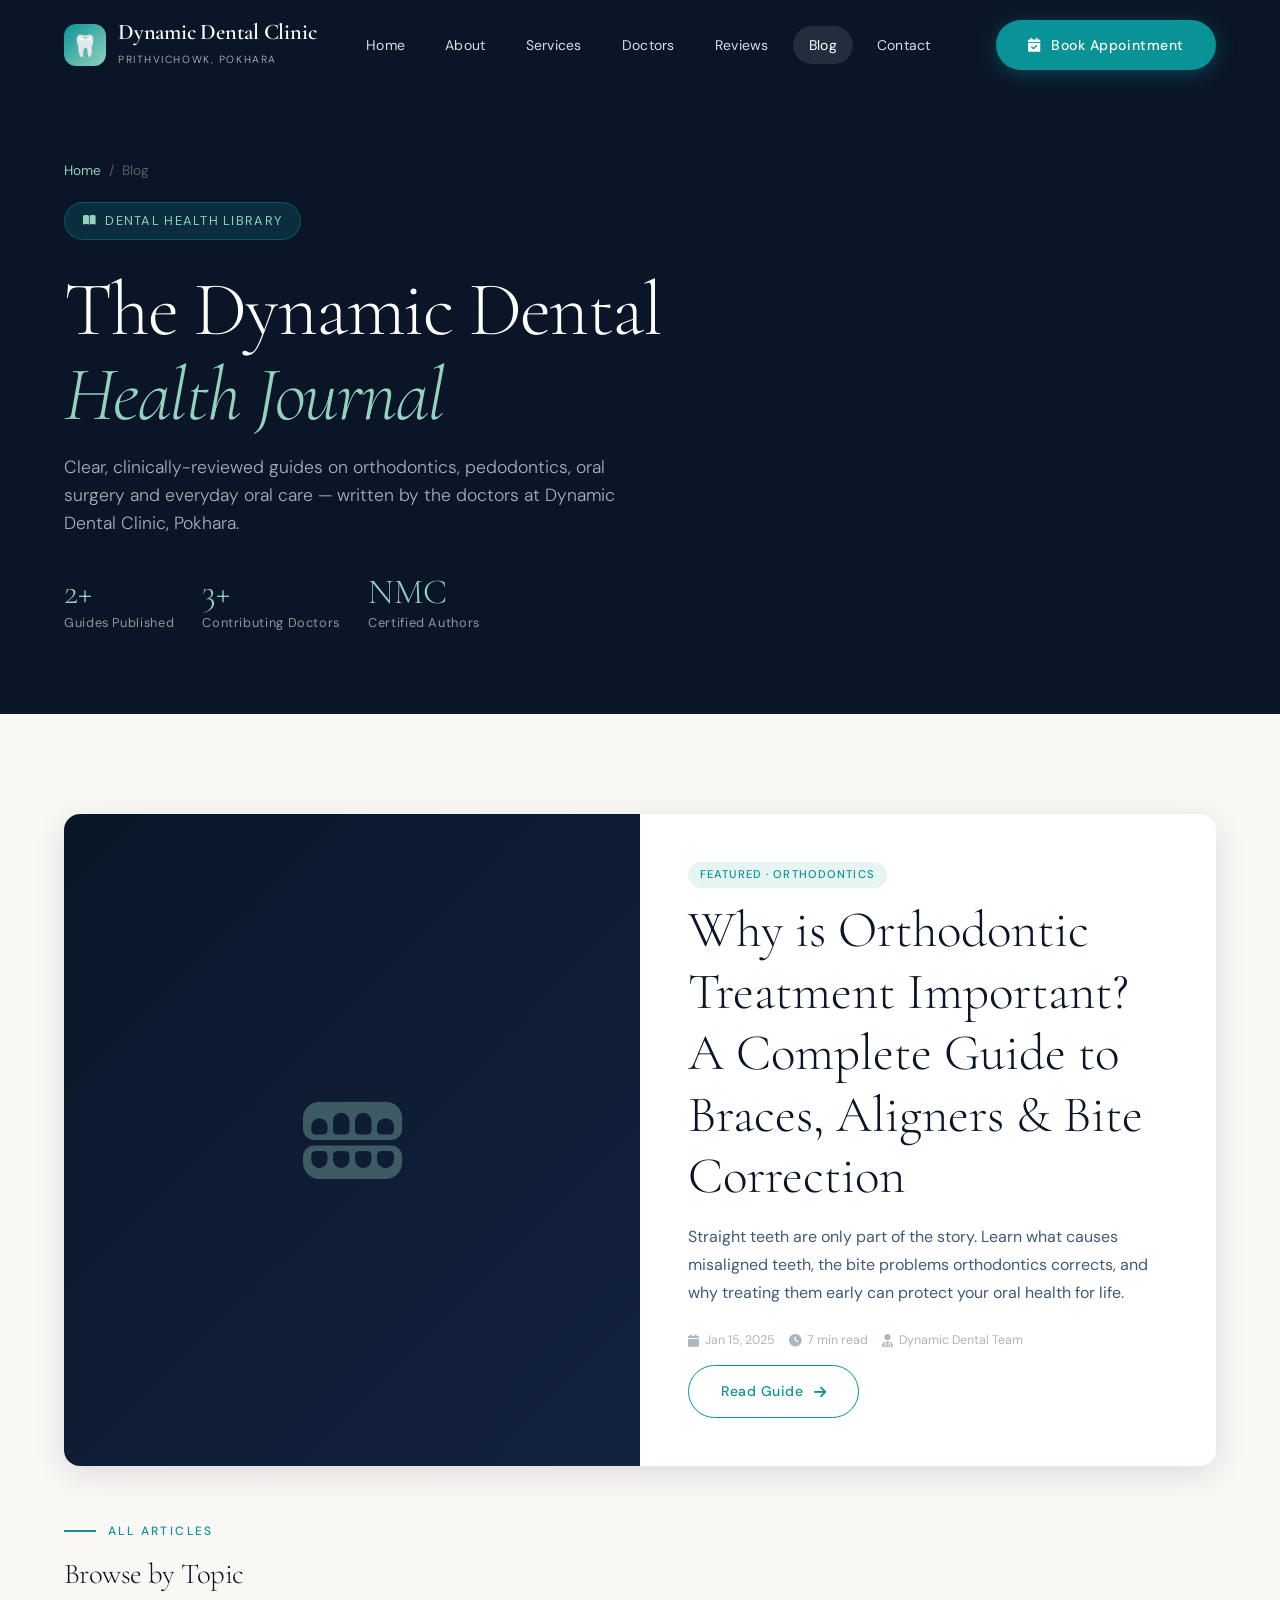
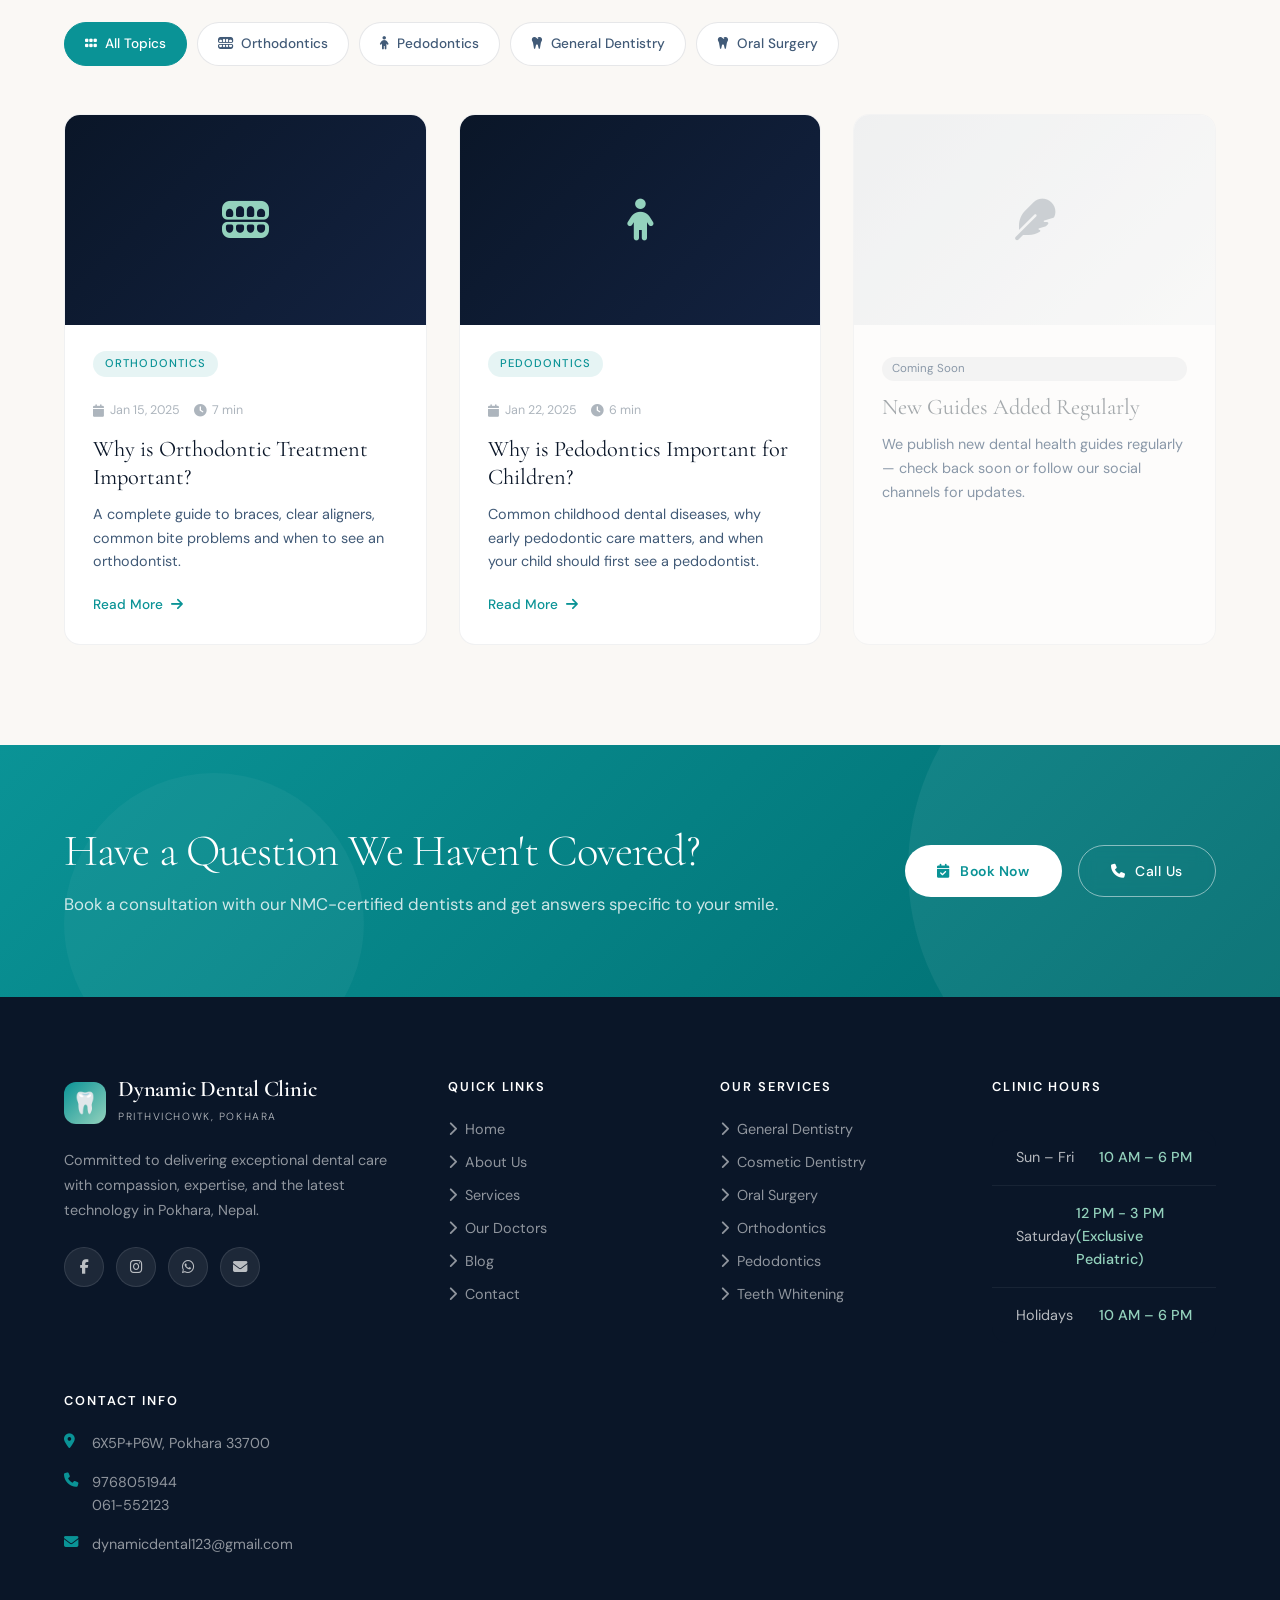
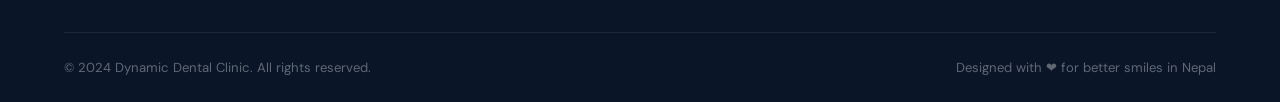
<file: blog/index.html>
<!DOCTYPE html>
<html lang="en">
<head>
  <meta charset="UTF-8" />
  <meta name="viewport" content="width=device-width, initial-scale=1.0" />
  <meta name="robots" content="index, follow, max-image-preview:large" />
  <meta name="description" content="Trusted dental health guides from Dynamic Dental Clinic in Pokhara — orthodontics, pedodontics, oral surgery and preventive care, explained by our NMC-certified dentists." />
  <meta name="keywords" content="dental blog Pokhara, dental health guide Nepal, orthodontic treatment, pedodontics, oral surgery, dental clinic blog" />
  <link rel="canonical" href="https://dynamicdentalclinic.com/blog/" />

  <meta property="og:title" content="Dental Health Blog | Dynamic Dental Clinic, Pokhara" />
  <meta property="og:description" content="Expert-written dental health guides covering orthodontics, pedodontics, oral surgery and more — from our NMC-certified dentists in Pokhara, Nepal." />
  <meta property="og:type" content="website" />
  <meta property="og:url" content="https://dynamicdentalclinic.com/blog/" />
  <meta name="twitter:card" content="summary_large_image" />

  <title>Dental Health Blog | Orthodontics, Pedodontics & Oral Care Guides — Dynamic Dental Clinic</title>

  <link rel="stylesheet" href="../style.css" />
  <link rel="stylesheet" href="./styleextra.css" />
  <link rel="preconnect" href="https://fonts.googleapis.com" />
  <link rel="preconnect" href="https://fonts.gstatic.com" crossorigin />
  <link href="https://fonts.googleapis.com/css2?family=Cormorant+Garamond:ital,wght@0,300;0,400;0,600;1,300&family=DM+Sans:ital,wght@0,300;0,400;0,500;1,300&display=swap" rel="stylesheet" />
  <link rel="stylesheet" href="https://cdnjs.cloudflare.com/ajax/libs/font-awesome/6.5.0/css/all.min.css" />

  <script type="application/ld+json">
  {
    "@context": "https://schema.org",
    "@type": "Blog",
    "name": "Dynamic Dental Clinic Blog",
    "url": "https://dynamicdentalclinic.com/blog/",
    "publisher": {
      "@type": "Dentist",
      "name": "Dynamic Dental Clinic",
      "telephone": "+977-82-590466",
      "address": { "@type": "PostalAddress", "streetAddress": "Prithvichowk", "addressCountry": "NP" }
    },
    "blogPost": [
      {
        "@type": "BlogPosting",
        "headline": "Why is Orthodontic Treatment Important? A Complete Guide to Braces, Aligners & Bite Correction",
        "url": "https://dynamicdentalclinic.com/blog/orthodontic-treatment-guide.html",
        "datePublished": "2025-01-15"
      },
      {
        "@type": "BlogPosting",
        "headline": "Why is Pedodontics Important for Children? A Complete Guide to Pediatric Dental Care",
        "url": "https://dynamicdentalclinic.com/blog/pedodontics-importance.html",
        "datePublished": "2025-01-22"
      }
    ]
  }
  </script>
  <script type="application/ld+json">
  {
    "@context": "https://schema.org",
    "@type": "BreadcrumbList",
    "itemListElement": [
      { "@type": "ListItem", "position": 1, "name": "Home", "item": "https://dynamicdentalclinic.com/" },
      { "@type": "ListItem", "position": 2, "name": "Blog", "item": "https://dynamicdentalclinic.com/blog/" }
    ]
  }
  </script>
</head>
<body>

  <!-- ============================================ -->
  <!-- NAVIGATION -->
  <!-- ============================================ -->
  <nav id="navbar">
    <div class="container">
      <div class="nav-inner">
        <a href="../index.html" class="nav-logo" aria-label="Dynamic Dental Clinic Home">
          <div class="logo-icon">🦷</div>
          <div>
            <span class="logo-text-main">Dynamic Dental Clinic</span>
            <span class="logo-text-sub">Prithvichowk, Pokhara</span>
          </div>
        </a>
        <div class="nav-links">
          <a href="../index.html">Home</a>
          <a href="../about.html">About</a>
          <a href="../services.html">Services</a>
          <a href="../team.html">Doctors</a>
          <a href="../testimonials.html">Reviews</a>
          <a href="index.html" class="active">Blog</a>
          <a href="../contact.html">Contact</a>
        </div>
        <a href="../contact.html#appointment" class="btn btn-primary nav-cta">
          <i class="fas fa-calendar-check"></i> Book Appointment
        </a>
        <button class="hamburger" id="hamburger" aria-label="Toggle mobile menu">
          <span></span><span></span><span></span>
        </button>
      </div>
    </div>
  </nav>

  <div class="mobile-overlay" id="mobile-overlay"></div>
  <div class="mobile-nav" id="mobile-nav">
    <a href="../index.html">🏠 Home</a>
    <a href="../about.html">🏥 About Us</a>
    <a href="../services.html">🦷 Services</a>
    <a href="../team.html">👨‍⚕️ Our Doctors</a>
    <a href="../testimonials.html">⭐ Reviews</a>
    <a href="index.html">📝 Blog</a>
    <a href="../contact.html">📞 Contact</a>
    <br/>
    <a href="../contact.html#appointment" class="btn btn-primary" style="display:inline-flex;margin-top:16px;">
      <i class="fas fa-calendar-check"></i> Book Appointment
    </a>
  </div>

  <!-- ============================================ -->
  <!-- PAGE HERO -->
  <!-- ============================================ -->
  <section class="page-hero">
    <div class="container page-hero-content">
      <div class="breadcrumb">
        <a href="../index.html">Home</a> <span>/</span> <span>Blog</span>
      </div>
      <div class="hero-badge">
        <i class="fas fa-book-open"></i>
        <span>Dental Health Library</span>
      </div>
      <h1 class="display-heading">The Dynamic Dental<br/><em style="font-style:italic;color:var(--teal-light);">Health Journal</em></h1>
      <p>Clear, clinically-reviewed guides on orthodontics, pedodontics, oral surgery and everyday oral care — written by the doctors at Dynamic Dental Clinic, Pokhara.</p>
      <div class="blog-hero-meta">
        <div class="stat-item">
          <span class="stat-number">2+</span>
          <span class="stat-label">Guides Published</span>
        </div>
        <div class="stat-item">
          <span class="stat-number">3+</span>
          <span class="stat-label">Contributing Doctors</span>
        </div>
        <div class="stat-item">
          <span class="stat-number">NMC</span>
          <span class="stat-label">Certified Authors</span>
        </div>
      </div>
    </div>
  </section>

  <!-- ============================================ -->
  <!-- BLOG BODY -->
  <!-- ============================================ -->
  <section class="section-padding bg-cream">
    <div class="container">

      <!-- Featured Post -->
      <a href="orthodontic-treatment-guide.html" style="display:block;" aria-label="Read: Why is Orthodontic Treatment Important?">
        <article class="blog-featured fade-up">
          <div class="blog-featured-img">
            <i class="fas fa-teeth-open"></i>
          </div>
          <div class="blog-featured-body">
            <span class="service-tag" style="width:fit-content;">Featured &middot; Orthodontics</span>
            <h2>Why is Orthodontic Treatment Important? A Complete Guide to Braces, Aligners & Bite Correction</h2>
            <p>Straight teeth are only part of the story. Learn what causes misaligned teeth, the bite problems orthodontics corrects, and why treating them early can protect your oral health for life.</p>
            <div class="blog-card-meta">
              <span><i class="fas fa-calendar"></i> Jan 15, 2025</span>
              <span><i class="fas fa-clock"></i> 7 min read</span>
              <span><i class="fas fa-user-doctor"></i> Dynamic Dental Team</span>
            </div>
            <span class="btn btn-ghost" style="width:fit-content;">Read Guide <i class="fas fa-arrow-right"></i></span>
          </div>
        </article>
      </a>

      <!-- Filter Bar -->
      <div class="section-header" style="margin-bottom:32px;">
        <div class="section-label">All Articles</div>
        <h2 class="section-title display-heading" style="font-size:1.8rem;">Browse by Topic</h2>
      </div>
      <div class="blog-filter-bar">
        <span class="filter-chip active"><i class="fas fa-grip"></i> All Topics</span>
        <span class="filter-chip"><i class="fas fa-teeth-open"></i> Orthodontics</span>
        <span class="filter-chip"><i class="fas fa-child"></i> Pedodontics</span>
        <span class="filter-chip"><i class="fas fa-tooth"></i> General Dentistry</span>
        <span class="filter-chip"><i class="fas fa-tooth"></i> Oral Surgery</span>
      </div>

      <!-- Blog Grid -->
      <div class="blog-grid">

        <article class="blog-card fade-up delay-1">
          <a href="orthodontic-treatment-guide.html" aria-label="Why is Orthodontic Treatment Important?">
            <div class="blog-card-img"><div class="blog-icon"><i class="fas fa-teeth-open"></i></div></div>
          </a>
          <div class="blog-card-body">
            <span class="service-tag" style="width:fit-content;">Orthodontics</span>
            <div class="blog-card-meta" style="margin-top:12px;">
              <span><i class="fas fa-calendar"></i> Jan 15, 2025</span>
              <span><i class="fas fa-clock"></i> 7 min</span>
            </div>
            <h3><a href="orthodontic-treatment-guide.html">Why is Orthodontic Treatment Important?</a></h3>
            <p>A complete guide to braces, clear aligners, common bite problems and when to see an orthodontist.</p>
            <a href="orthodontic-treatment-guide.html" class="service-card-link">Read More <i class="fas fa-arrow-right"></i></a>
          </div>
        </article>

        <article class="blog-card fade-up delay-2">
          <a href="pedodontics-importance.html" aria-label="Why is Pedodontics Important for Children?">
            <div class="blog-card-img"><div class="blog-icon"><i class="fas fa-child"></i></div></div>
          </a>
          <div class="blog-card-body">
            <span class="service-tag" style="width:fit-content;">Pedodontics</span>
            <div class="blog-card-meta" style="margin-top:12px;">
              <span><i class="fas fa-calendar"></i> Jan 22, 2025</span>
              <span><i class="fas fa-clock"></i> 6 min</span>
            </div>
            <h3><a href="pedodontics-importance.html">Why is Pedodontics Important for Children?</a></h3>
            <p>Common childhood dental diseases, why early pedodontic care matters, and when your child should first see a pedodontist.</p>
            <a href="pedodontics-importance.html" class="service-card-link">Read More <i class="fas fa-arrow-right"></i></a>
          </div>
        </article>

        <!-- Coming Soon placeholder card -->
        <article class="blog-card fade-up delay-3" style="opacity:0.6;">
          <div class="blog-card-img" style="background:linear-gradient(135deg,var(--gray-200),var(--gray-100));">
            <div class="blog-icon" style="color:var(--gray-400);"><i class="fas fa-feather"></i></div>
          </div>
          <div class="blog-card-body">
            <span class="nmc-tag">Coming Soon</span>
            <h3 style="margin-top:12px;color:var(--gray-600);">New Guides Added Regularly</h3>
            <p>We publish new dental health guides regularly — check back soon or follow our social channels for updates.</p>
          </div>
        </article>

      </div>

    </div>
  </section>

  <!-- ============================================ -->
  <!-- CTA BANNER -->
  <!-- ============================================ -->
  <section class="cta-banner">
    <div class="container">
      <div class="cta-inner">
        <div class="cta-text">
          <h2 class="display-heading">Have a Question We Haven't Covered?</h2>
          <p>Book a consultation with our NMC-certified dentists and get answers specific to your smile.</p>
        </div>
        <div class="cta-actions">
          <a href="../contact.html#appointment" class="btn btn-white">
            <i class="fas fa-calendar-check"></i> Book Now
          </a>
          <a href="tel:+97761552123" class="btn btn-outline">
            <i class="fas fa-phone"></i> Call Us
          </a>
        </div>
      </div>
    </div>
  </section>

  <!-- ============================================ -->
  <!-- FOOTER -->
  <!-- ============================================ -->
  <footer>
    <div class="container">
      <div class="footer-grid">
        <div class="footer-brand">
          <a href="../index.html" class="nav-logo">
            <div class="logo-icon">🦷</div>
            <div>
              <span class="logo-text-main">Dynamic Dental Clinic</span>
              <span class="logo-text-sub">Prithvichowk, Pokhara</span>
            </div>
          </a>
          <p class="footer-desc">Committed to delivering exceptional dental care with compassion, expertise, and the latest technology in Pokhara, Nepal.</p>
          <div class="footer-social">
            <a href="#" target="_blank" rel="noopener" class="social-link" aria-label="Facebook"><i class="fab fa-facebook-f"></i></a>
            <a href="#" class="social-link" aria-label="Instagram"><i class="fab fa-instagram"></i></a>
            <a href="#" class="social-link" aria-label="WhatsApp"><i class="fab fa-whatsapp"></i></a>
            <a href="mailto:dynamicdental123@gmail.com" class="social-link" aria-label="Email"><i class="fas fa-envelope"></i></a>
          </div>
        </div>
        <div class="footer-col">
          <h5>Quick Links</h5>
          <ul class="footer-links">
            <li><a href="../index.html"><i class="fas fa-chevron-right"></i> Home</a></li>
            <li><a href="../about.html"><i class="fas fa-chevron-right"></i> About Us</a></li>
            <li><a href="../services.html"><i class="fas fa-chevron-right"></i> Services</a></li>
            <li><a href="../team.html"><i class="fas fa-chevron-right"></i> Our Doctors</a></li>
            <li><a href="index.html"><i class="fas fa-chevron-right"></i> Blog</a></li>
            <li><a href="../contact.html"><i class="fas fa-chevron-right"></i> Contact</a></li>
          </ul>
        </div>
        <div class="footer-col">
          <h5>Our Services</h5>
          <ul class="footer-links">
            <li><a href="../services.html"><i class="fas fa-chevron-right"></i> General Dentistry</a></li>
            <li><a href="../services.html"><i class="fas fa-chevron-right"></i> Cosmetic Dentistry</a></li>
            <li><a href="../services.html"><i class="fas fa-chevron-right"></i> Oral Surgery</a></li>
            <li><a href="../services.html"><i class="fas fa-chevron-right"></i> Orthodontics</a></li>
            <li><a href="../services.html"><i class="fas fa-chevron-right"></i> Pedodontics</a></li>
            <li><a href="../services.html"><i class="fas fa-chevron-right"></i> Teeth Whitening</a></li>
          </ul>
        </div>
        <div class="footer-col">
          <h5>Clinic Hours</h5>
          <div class="hours-table">
            <div class="hours-row"><span class="day">Sun – Fri</span><span class="time">10 AM – 6 PM</span></div>
            <div class="hours-row"><span class="day">Saturday</span><span class="time">12 PM - 3 PM (Exclusive Pediatric)</span></div>
            <div class="hours-row"><span class="day">Holidays</span><span class="time">10 AM – 6 PM</span></div>
          </div>
        </div>
        <div class="footer-col">
          <h5>Contact Info</h5>
          <ul class="footer-contact">
            <li>
              <i class="fas fa-location-dot"></i>
              <span>6X5P+P6W, Pokhara 33700</span>
            </li>
            <li>
              <i class="fas fa-phone"></i>
              <div>
                <a href="tel:+9779768051944">9768051944</a><br/>
                <a href="tel:+97761550123">061-552123</a>
              </div>
            </li>
            <li>
              <i class="fas fa-envelope"></i>
              <a href="mailto:dynamicdental123@gmail.com">dynamicdental123@gmail.com</a>
            </li>
          </ul>
        </div>
      </div>
      <div class="footer-bottom">
        <span>© 2024 Dynamic Dental Clinic. All rights reserved.</span>
        <span>Designed with ❤️ for better smiles in Nepal</span>
      </div>
    </div>
  </footer>

  <button id="back-to-top" aria-label="Back to top"><i class="fas fa-arrow-up"></i></button>

  <script src="../script.js"></script>
</body>
</html>
</file>
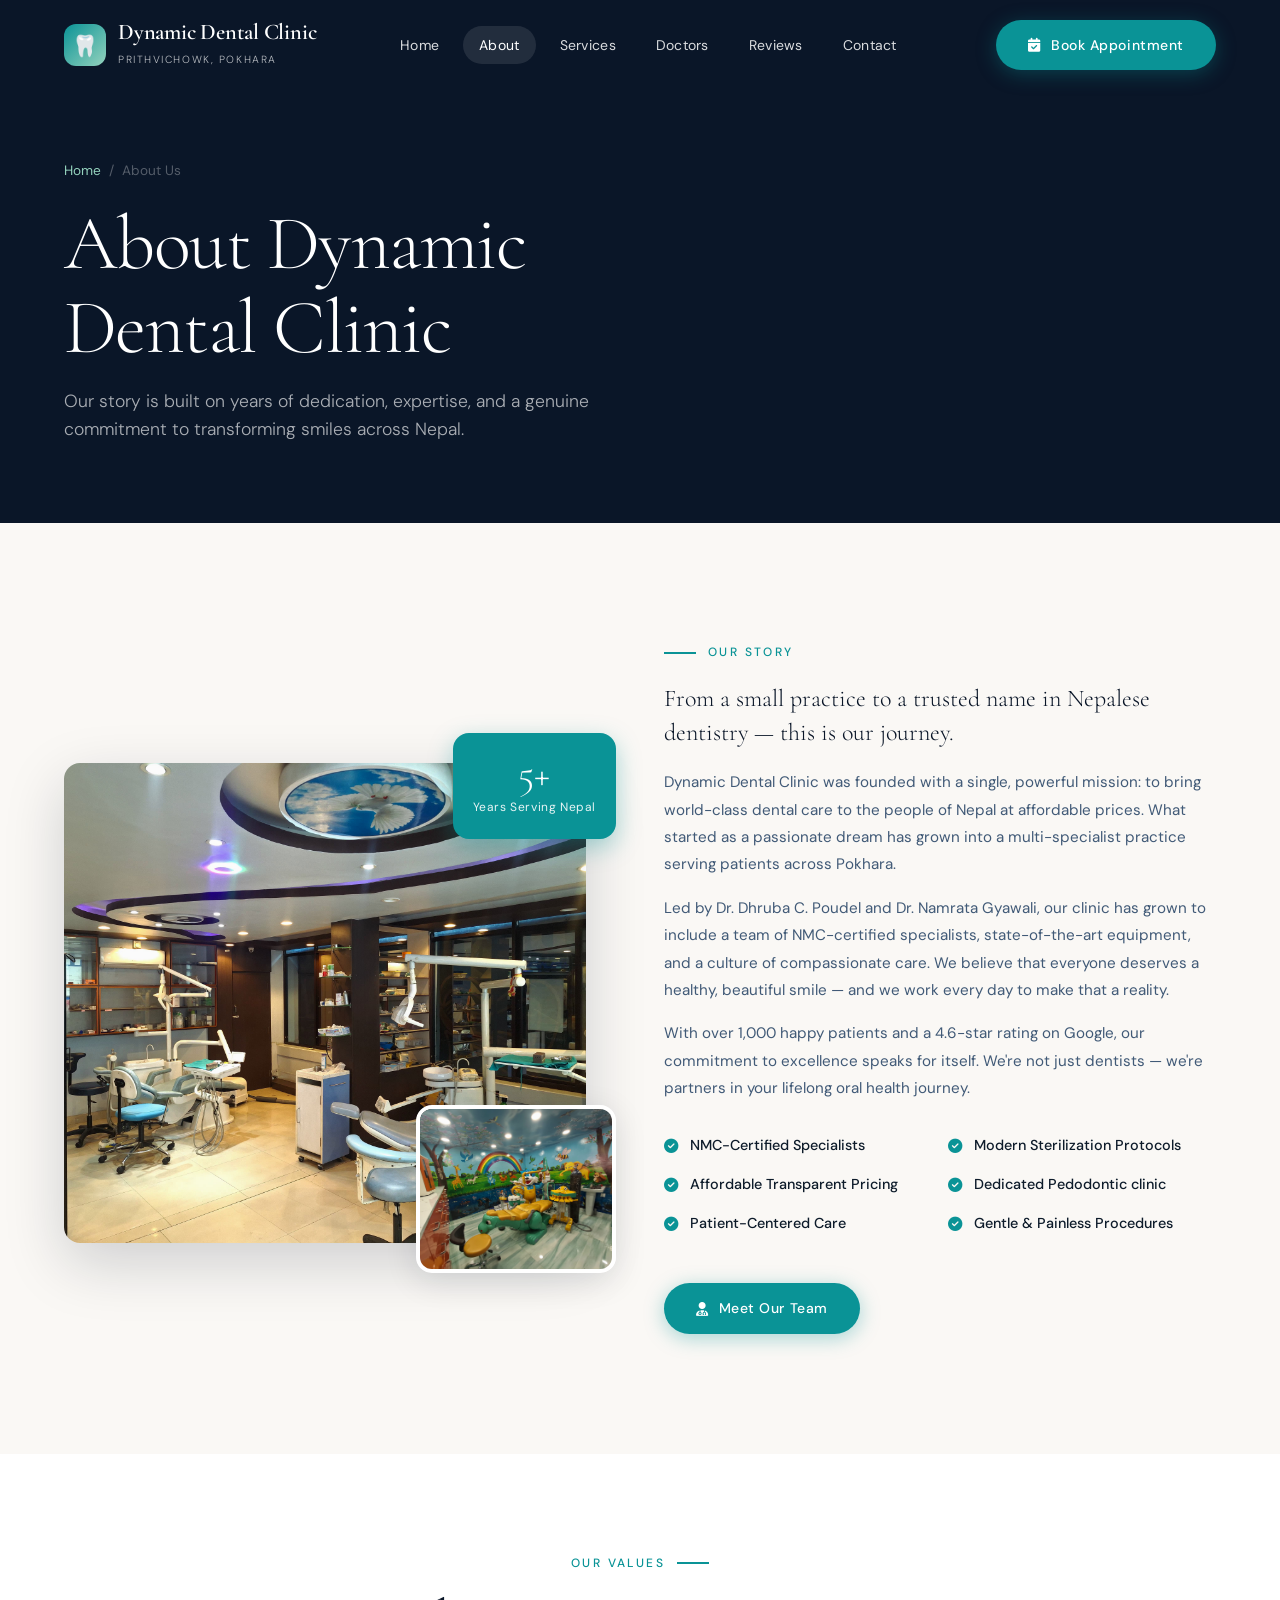
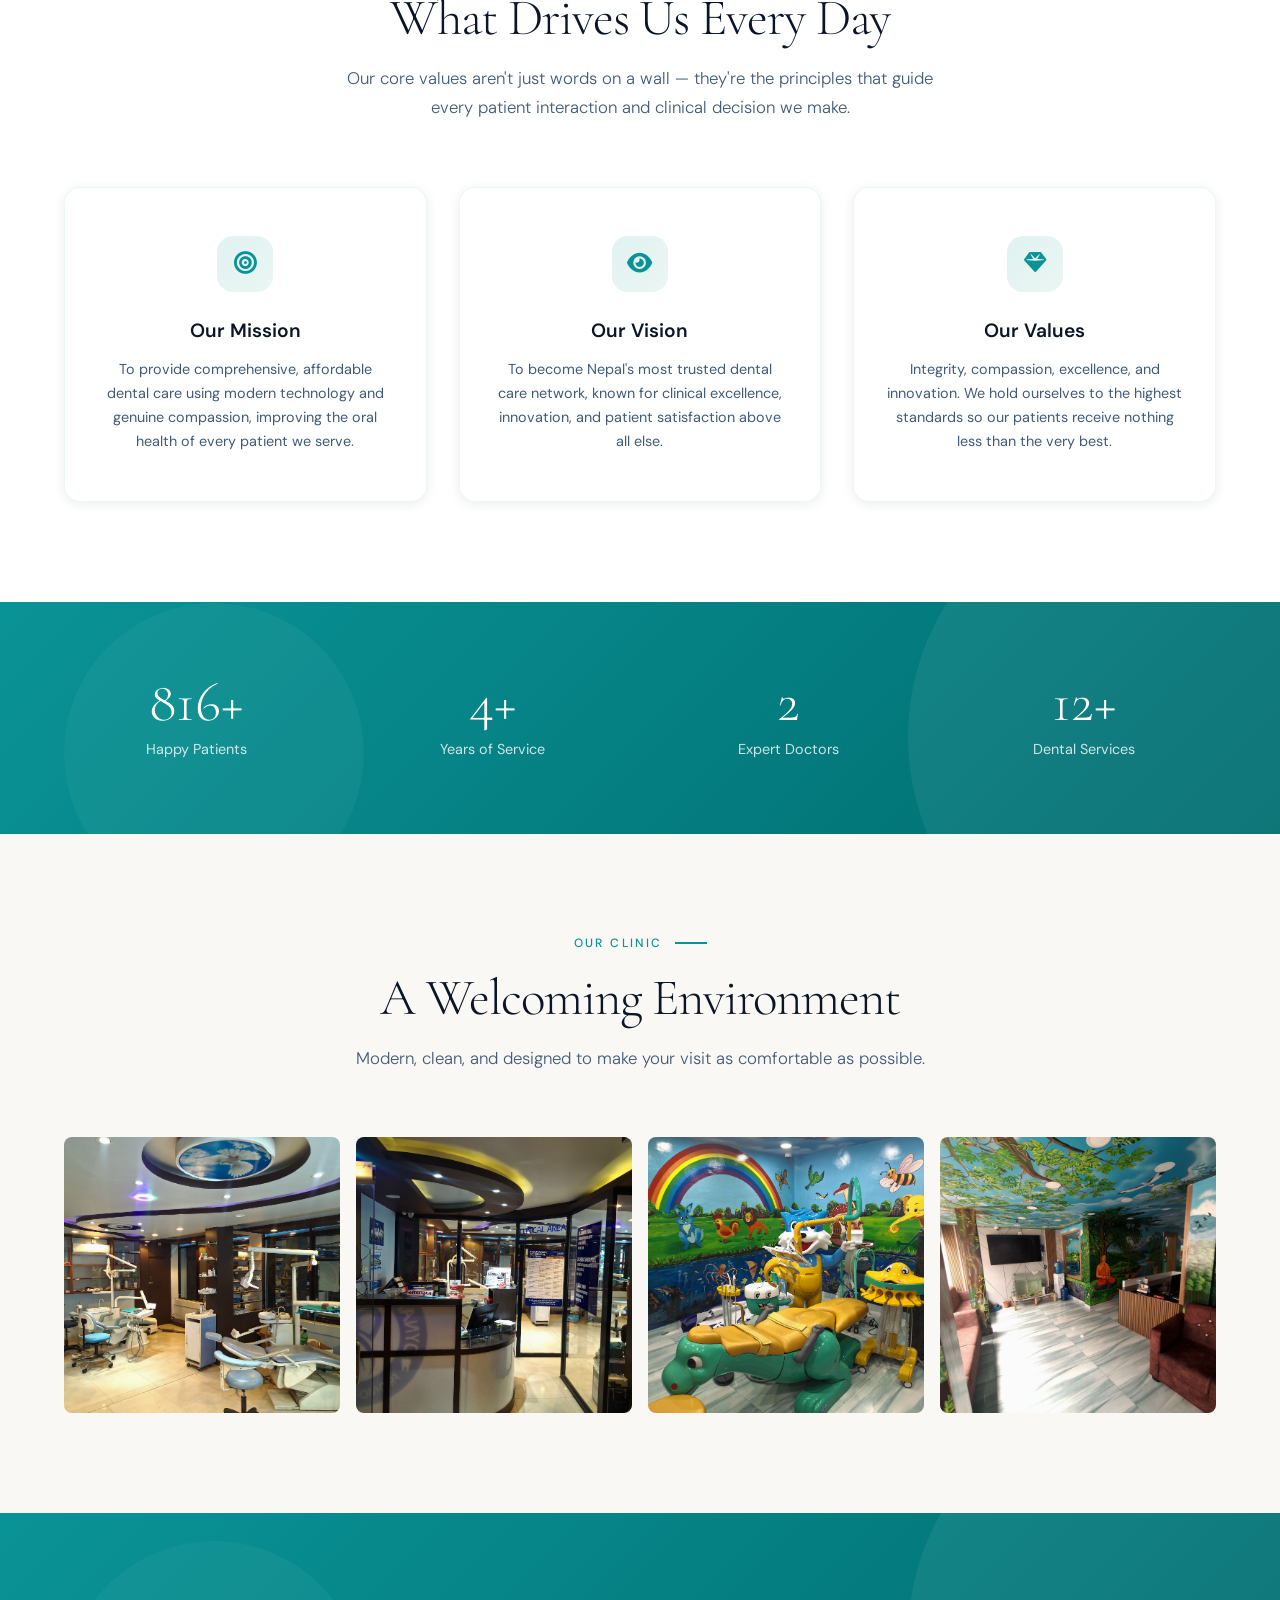
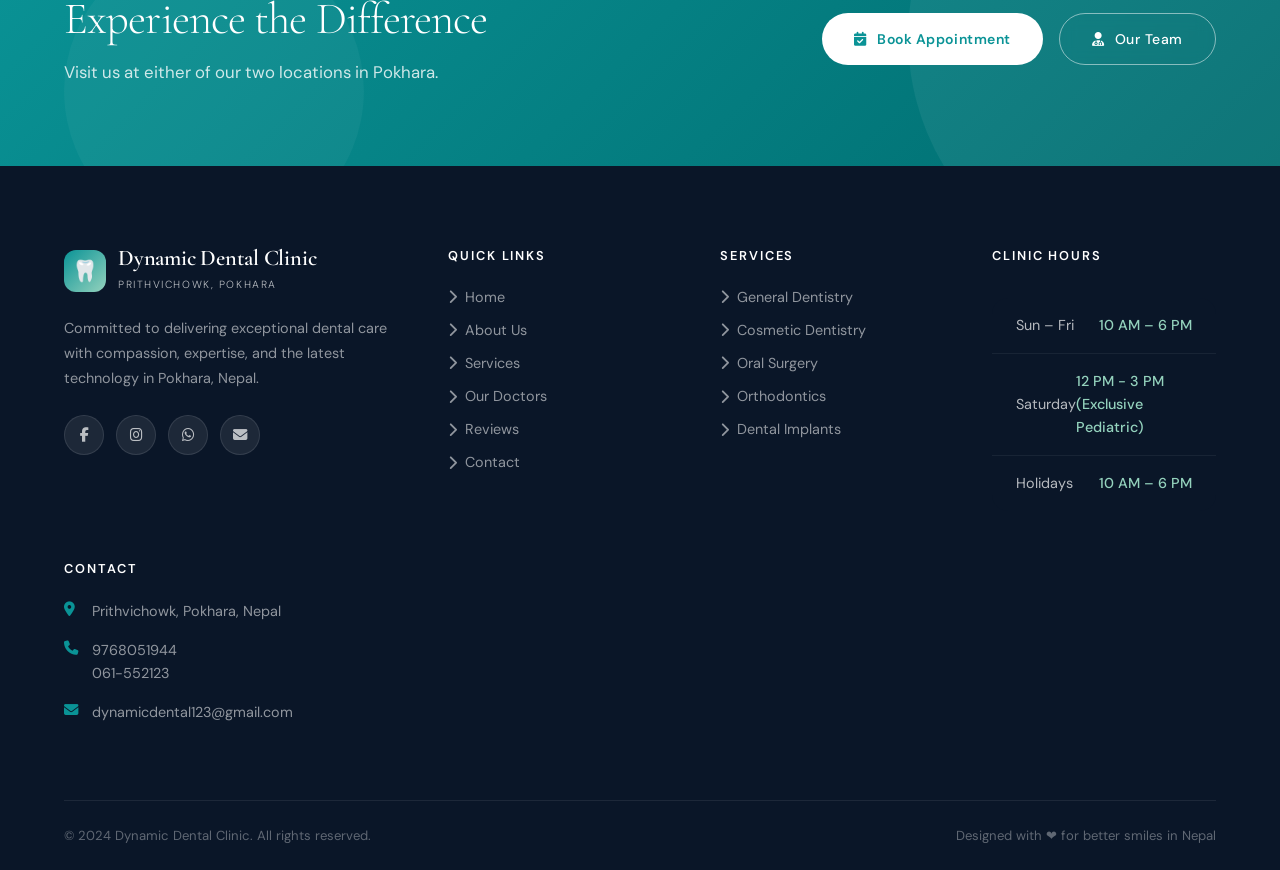
<file: about.html>
<!DOCTYPE html>
<html lang="en">
<head>
  <meta charset="UTF-8" />
  <meta name="viewport" content="width=device-width, initial-scale=1.0" />
  <meta name="description" content="About Dynamic Dental Clinic - Our story, mission, and values. Expert dental surgeons in Pokhara, Nepal with over 5 years of trusted service." />
  <title>About Us | Dynamic Dental Clinic — Pokhara, Nepal</title>
  <link rel="stylesheet" href="style.css" />
  <link href="https://fonts.googleapis.com/css2?family=Cormorant+Garamond:ital,wght@0,300;0,400;0,600;1,300&family=DM+Sans:ital,wght@0,300;0,400;0,500;1,300&display=swap" rel="stylesheet" />
  <link rel="stylesheet" href="https://cdnjs.cloudflare.com/ajax/libs/font-awesome/6.5.0/css/all.min.css" />
</head>
<body>

  <!-- NAVIGATION -->
  <nav id="navbar">
    <div class="container">
      <div class="nav-inner">
        <a href="index.html" class="nav-logo">
          <div class="logo-icon">🦷</div>
          <div>
            <span class="logo-text-main">Dynamic Dental Clinic</span>
            <span class="logo-text-sub">Prithvichowk, Pokhara</span>
          </div>
        </a>
        <div class="nav-links">
          <a href="index.html">Home</a>
          <a href="about.html" class="active">About</a>
          <a href="services.html">Services</a>
          <a href="team.html">Doctors</a>
          <a href="testimonials.html">Reviews</a>
          <a href="contact.html">Contact</a>
        </div>
        <a href="contact.html#appointment" class="btn btn-primary nav-cta">
          <i class="fas fa-calendar-check"></i> Book Appointment
        </a>
        <button class="hamburger" id="hamburger" aria-label="Toggle mobile menu">
          <span></span><span></span><span></span>
        </button>
      </div>
    </div>
  </nav>
  <div class="mobile-overlay" id="mobile-overlay"></div>
  <div class="mobile-nav" id="mobile-nav">
    <a href="index.html">🏠 Home</a>
    <a href="about.html">🏥 About Us</a>
    <a href="services.html">🦷 Services</a>
    <a href="team.html">👨‍⚕️ Our Doctors</a>
    <a href="testimonials.html">⭐ Reviews</a>
    <a href="contact.html">📞 Contact</a>
  </div>

  <!-- PAGE HERO -->
  <section class="page-hero">
    <div class="container">
      <div class="page-hero-content">
        <nav class="breadcrumb" aria-label="Breadcrumb">
          <a href="index.html">Home</a>
          <span>/</span>
          <span>About Us</span>
        </nav>
        <h1 class="display-heading">About Dynamic<br/>Dental Clinic</h1>
        <p>Our story is built on years of dedication, expertise, and a genuine commitment to transforming smiles across Nepal.</p>
      </div>
    </div>
  </section>

  <!-- OUR STORY -->
  <section class="about-story section-padding">
    <div class="container">
      <div class="grid-2">
        <div class="story-image-stack fade-left">
          <div class="story-img-main">
            <img src="./assets/mainnarrow.jpg" alt="Dynamic Dental Clinic team and facility" loading="lazy" />
          </div>
          <div class="story-img-accent">
            <img src="./assets/pedowide.jpg" alt="Dental treatment in progress" loading="lazy" />
          </div>
          <div class="experience-badge">
            <strong>5+</strong>
            <span>Years Serving Nepal</span>
          </div>
        </div>
        <div class="story-content fade-right">
          <div class="section-label">Our Story</div>
          <p class="story-lead">From a small practice to a trusted name in Nepalese dentistry — this is our journey.</p>
          <p class="story-text">Dynamic Dental Clinic was founded with a single, powerful mission: to bring world-class dental care to the people of Nepal at affordable prices. What started as a passionate dream has grown into a multi-specialist practice serving patients across Pokhara.</p>
          <p class="story-text">Led by Dr. Dhruba C. Poudel and Dr. Namrata Gyawali, our clinic has grown to include a team of NMC-certified specialists, state-of-the-art equipment, and a culture of compassionate care. We believe that everyone deserves a healthy, beautiful smile — and we work every day to make that a reality.</p>
          <p class="story-text">With over 1,000 happy patients and a 4.6-star rating on Google, our commitment to excellence speaks for itself. We're not just dentists — we're partners in your lifelong oral health journey.</p>
          <div class="story-highlights">
            <div class="highlight-item"><i class="fas fa-check-circle"></i> NMC-Certified Specialists</div>
            <div class="highlight-item"><i class="fas fa-check-circle"></i> Modern Sterilization Protocols</div>
            <div class="highlight-item"><i class="fas fa-check-circle"></i> Affordable Transparent Pricing</div>
            <div class="highlight-item"><i class="fas fa-check-circle"></i> Dedicated Pedodontic clinic</div>
            <div class="highlight-item"><i class="fas fa-check-circle"></i> Patient-Centered Care</div>
            <div class="highlight-item"><i class="fas fa-check-circle"></i> Gentle & Painless Procedures</div>
          </div>
          <a href="team.html" class="btn btn-primary" style="margin-top:16px;">
            <i class="fas fa-user-doctor"></i> Meet Our Team
          </a>
        </div>
      </div>
    </div>
  </section>

  <!-- MISSION & VALUES -->
  <section class="section-padding bg-white">
    <div class="container">
      <div class="section-header centered">
        <div class="section-label">Our Values</div>
        <h2 class="section-title display-heading">What Drives Us Every Day</h2>
        <p class="section-desc">Our core values aren't just words on a wall — they're the principles that guide every patient interaction and clinical decision we make.</p>
      </div>
      <div class="grid-3" style="margin-top:48px;">
        <div class="feature-card fade-up delay-1" style="text-align:center;padding:48px 32px;">
          <div class="feature-icon" style="margin:0 auto 24px;">
            <i class="fas fa-bullseye"></i>
          </div>
          <h4 style="font-size:1.2rem;margin-bottom:12px;">Our Mission</h4>
          <p>To provide comprehensive, affordable dental care using modern technology and genuine compassion, improving the oral health of every patient we serve.</p>
        </div>
        <div class="feature-card fade-up delay-2" style="text-align:center;padding:48px 32px;">
          <div class="feature-icon" style="margin:0 auto 24px;">
            <i class="fas fa-eye"></i>
          </div>
          <h4 style="font-size:1.2rem;margin-bottom:12px;">Our Vision</h4>
          <p>To become Nepal's most trusted dental care network, known for clinical excellence, innovation, and patient satisfaction above all else.</p>
        </div>
        <div class="feature-card fade-up delay-3" style="text-align:center;padding:48px 32px;">
          <div class="feature-icon" style="margin:0 auto 24px;">
            <i class="fas fa-gem"></i>
          </div>
          <h4 style="font-size:1.2rem;margin-bottom:12px;">Our Values</h4>
          <p>Integrity, compassion, excellence, and innovation. We hold ourselves to the highest standards so our patients receive nothing less than the very best.</p>
        </div>
      </div>
    </div>
  </section>

  <!-- STATS BANNER -->
  <section class="cta-banner" style="padding:72px 0;">
    <div class="container">
      <div style="display:grid;grid-template-columns:repeat(4,1fr);gap:32px;text-align:center;">
        <div>
          <div style="font-family:var(--font-display);font-size:3.5rem;font-weight:300;color:var(--white);line-height:1;" data-count="1000" data-suffix="+">1000+</div>
          <p style="color:rgba(255,255,255,0.8);font-size:0.9rem;margin-top:8px;">Happy Patients</p>
        </div>
        <div>
          <div style="font-family:var(--font-display);font-size:3.5rem;font-weight:300;color:var(--white);line-height:1;" data-count="5" data-suffix="+">5+</div>
          <p style="color:rgba(255,255,255,0.8);font-size:0.9rem;margin-top:8px;">Years of Service</p>
        </div>
        <div>
          <div style="font-family:var(--font-display);font-size:3.5rem;font-weight:300;color:var(--white);line-height:1;" data-count="3" data-suffix="">3</div>
          <p style="color:rgba(255,255,255,0.8);font-size:0.9rem;margin-top:8px;">Expert Doctors</p>
        </div>
        <div>
          <div style="font-family:var(--font-display);font-size:3.5rem;font-weight:300;color:var(--white);line-height:1;" data-count="15" data-suffix="+">15+</div>
          <p style="color:rgba(255,255,255,0.8);font-size:0.9rem;margin-top:8px;">Dental Services</p>
        </div>
      </div>
    </div>
  </section>

  <!-- CLINIC GALLERY -->
  <section class="section-padding bg-cream">
    <div class="container">
      <div class="section-header centered">
        <div class="section-label">Our Clinic</div>
        <h2 class="section-title display-heading">A Welcoming Environment</h2>
        <p class="section-desc">Modern, clean, and designed to make your visit as comfortable as possible.</p>
      </div>
      <div class="clinic-gallery fade-up" style="margin-top:48px;">
        <div class="gallery-item">
          <img src="./assets/mainnarrow.jpg" alt="Modern dental clinic waiting area" loading="lazy" />
        </div>
        <div class="gallery-item">
          <img src="./assets/receptionmain.jpg" alt="Dental examination room" loading="lazy" />
        </div>
        <div class="gallery-item">
          <img src="./assets/pedonarrow.jpg" alt="Dental equipment and tools" loading="lazy" />
        </div>
        <div class="gallery-item">
          <img src="./assets/lobbytv.jpg" alt="Teeth whitening procedure" loading="lazy" />
        </div>
      </div>
    </div>
  </section>

  <!-- CTA -->
  <section class="cta-banner">
    <div class="container">
      <div class="cta-inner">
        <div class="cta-text">
          <h2 class="display-heading">Experience the Difference</h2>
          <p>Visit us at either of our two locations in Pokhara.</p>
        </div>
        <div class="cta-actions">
          <a href="contact.html#appointment" class="btn btn-white">
            <i class="fas fa-calendar-check"></i> Book Appointment
          </a>
          <a href="team.html" class="btn btn-outline">
            <i class="fas fa-user-doctor"></i> Our Team
          </a>
        </div>
      </div>
    </div>
  </section>

  <!-- FOOTER -->
  <footer>
    <div class="container">
      <div class="footer-grid">
        <div class="footer-brand">
          <a href="index.html" class="nav-logo">
            <div class="logo-icon">🦷</div>
            <div>
              <span class="logo-text-main">Dynamic Dental Clinic</span>
              <span class="logo-text-sub">Prithvichowk, Pokhara</span>
            </div>
          </a>
          <p class="footer-desc">Committed to delivering exceptional dental care with compassion, expertise, and the latest technology in Pokhara, Nepal.</p>
          <div class="footer-social">
            <a href="#" target="_blank" rel="noopener" class="social-link"><i class="fab fa-facebook-f"></i></a>
            <a href="#" class="social-link"><i class="fab fa-instagram"></i></a>
            <a href="#" class="social-link"><i class="fab fa-whatsapp"></i></a>
            <a href="mailto:dynamicdental123@gmail.com" class="social-link"><i class="fas fa-envelope"></i></a>
          </div>
        </div>
        <div class="footer-col">
          <h5>Quick Links</h5>
          <ul class="footer-links">
            <li><a href="index.html"><i class="fas fa-chevron-right"></i> Home</a></li>
            <li><a href="about.html"><i class="fas fa-chevron-right"></i> About Us</a></li>
            <li><a href="services.html"><i class="fas fa-chevron-right"></i> Services</a></li>
            <li><a href="team.html"><i class="fas fa-chevron-right"></i> Our Doctors</a></li>
            <li><a href="testimonials.html"><i class="fas fa-chevron-right"></i> Reviews</a></li>
            <li><a href="contact.html"><i class="fas fa-chevron-right"></i> Contact</a></li>
          </ul>
        </div>
        <div class="footer-col">
          <h5>Services</h5>
          <ul class="footer-links">
            <li><a href="services.html"><i class="fas fa-chevron-right"></i> General Dentistry</a></li>
            <li><a href="services.html"><i class="fas fa-chevron-right"></i> Cosmetic Dentistry</a></li>
            <li><a href="services.html"><i class="fas fa-chevron-right"></i> Oral Surgery</a></li>
            <li><a href="services.html"><i class="fas fa-chevron-right"></i> Orthodontics</a></li>
            <li><a href="services.html"><i class="fas fa-chevron-right"></i> Dental Implants</a></li>
          </ul>
        </div>
        <div class="footer-col">
          <h5>Clinic Hours</h5>
          <div class="hours-table">
            <div class="hours-row"><span class="day">Sun – Fri</span><span class="time">10 AM – 6 PM</span></div>
            <div class="hours-row"><span class="day">Saturday</span><span class="time">12 PM - 3 PM (Exclusive Pediatric)</span></div>
            <div class="hours-row"><span class="day">Holidays</span><span class="time">10 AM – 6 PM</span></div>
          </div>
        </div>
        <div class="footer-col">
          <h5>Contact</h5>
          <ul class="footer-contact">
            <li><i class="fas fa-location-dot"></i><span>Prithvichowk, Pokhara, Nepal</span></li>
            <li>
              <i class="fas fa-phone"></i>
              <div>
                <a href="tel:+9779768051944">9768051944</a><br/>
                <a href="tel:+97761550123">061-552123</a>
              </div>
            </li>
            <li><i class="fas fa-envelope"></i><a href="mailto:dynamicdental123@gmail.com">dynamicdental123@gmail.com</a></li>
          </ul>
        </div>
      </div>
      <div class="footer-bottom">
        <span>© 2024 Dynamic Dental Clinic. All rights reserved.</span>
        <span>Designed with ❤️ for better smiles in Nepal</span>
      </div>
    </div>
  </footer>

  <button id="back-to-top" aria-label="Back to top"><i class="fas fa-arrow-up"></i></button>
  <script src="script.js"></script>
</body>
</html>
</file>
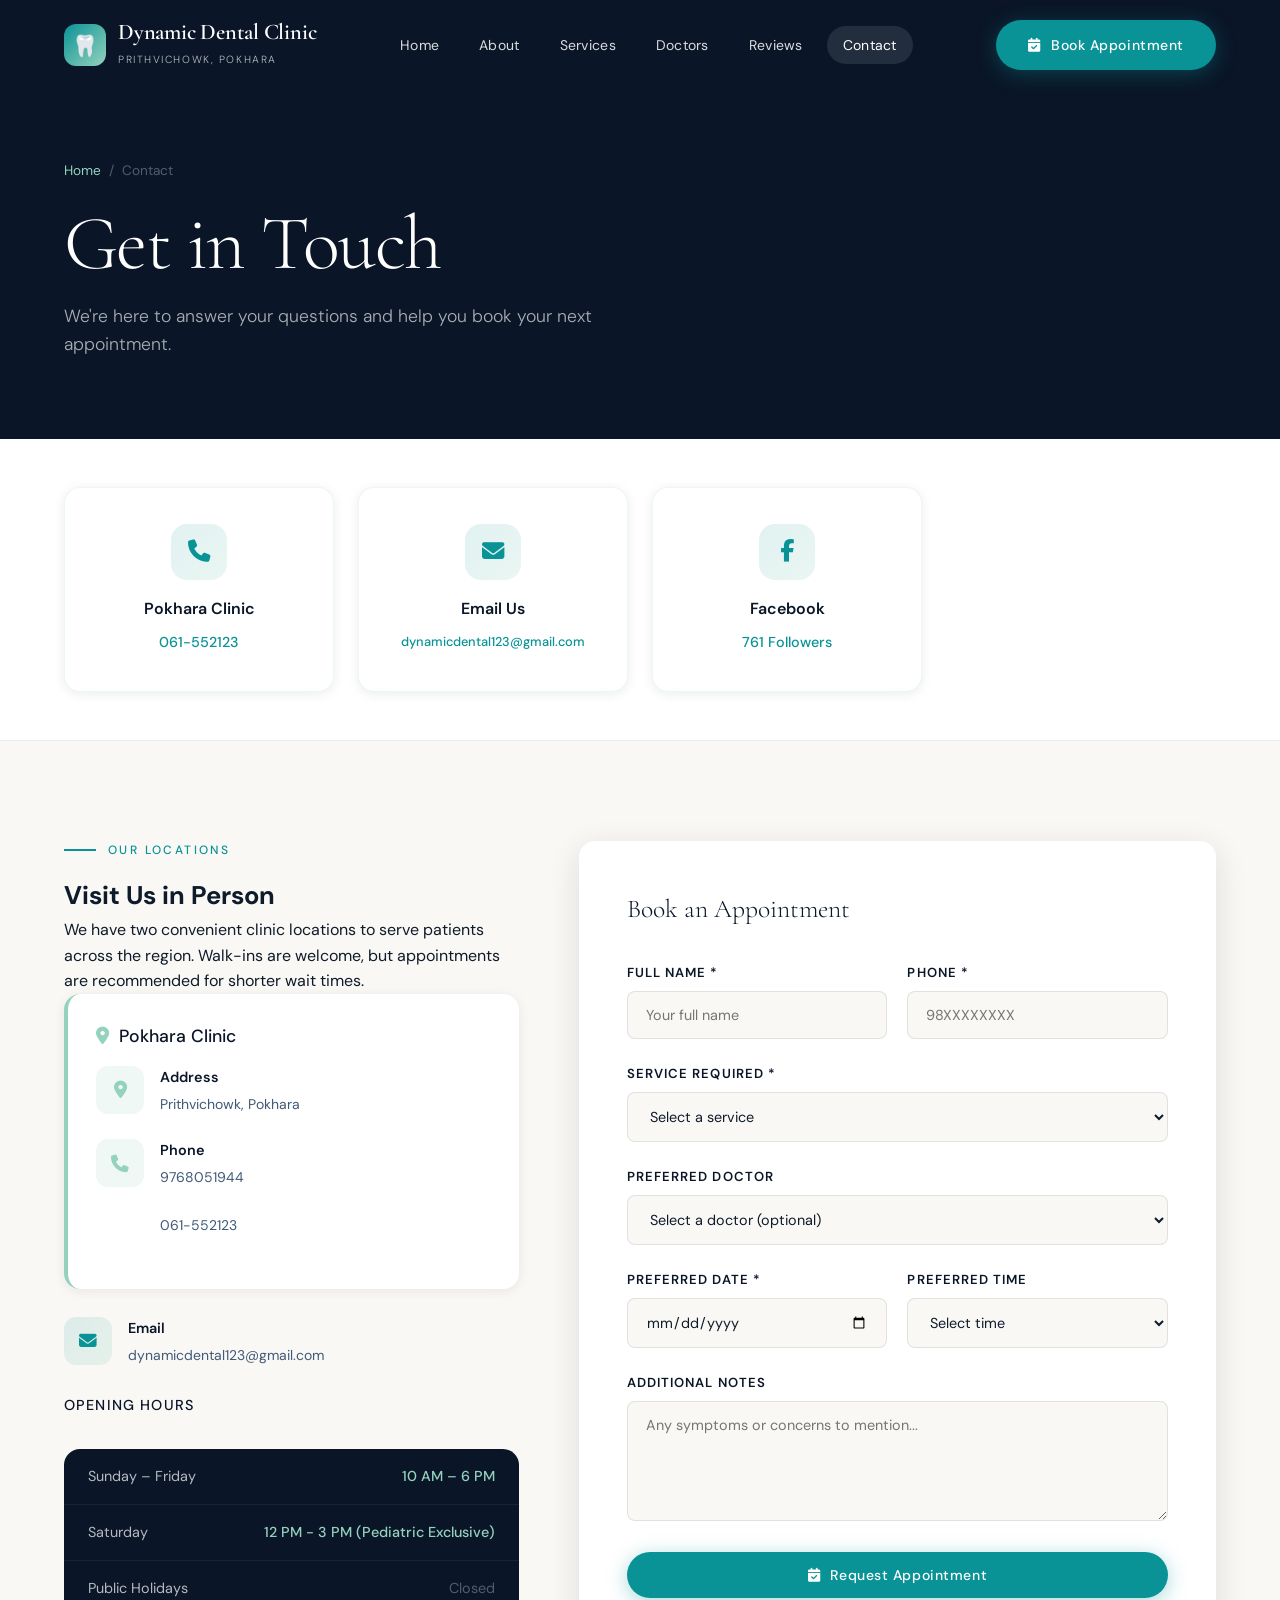
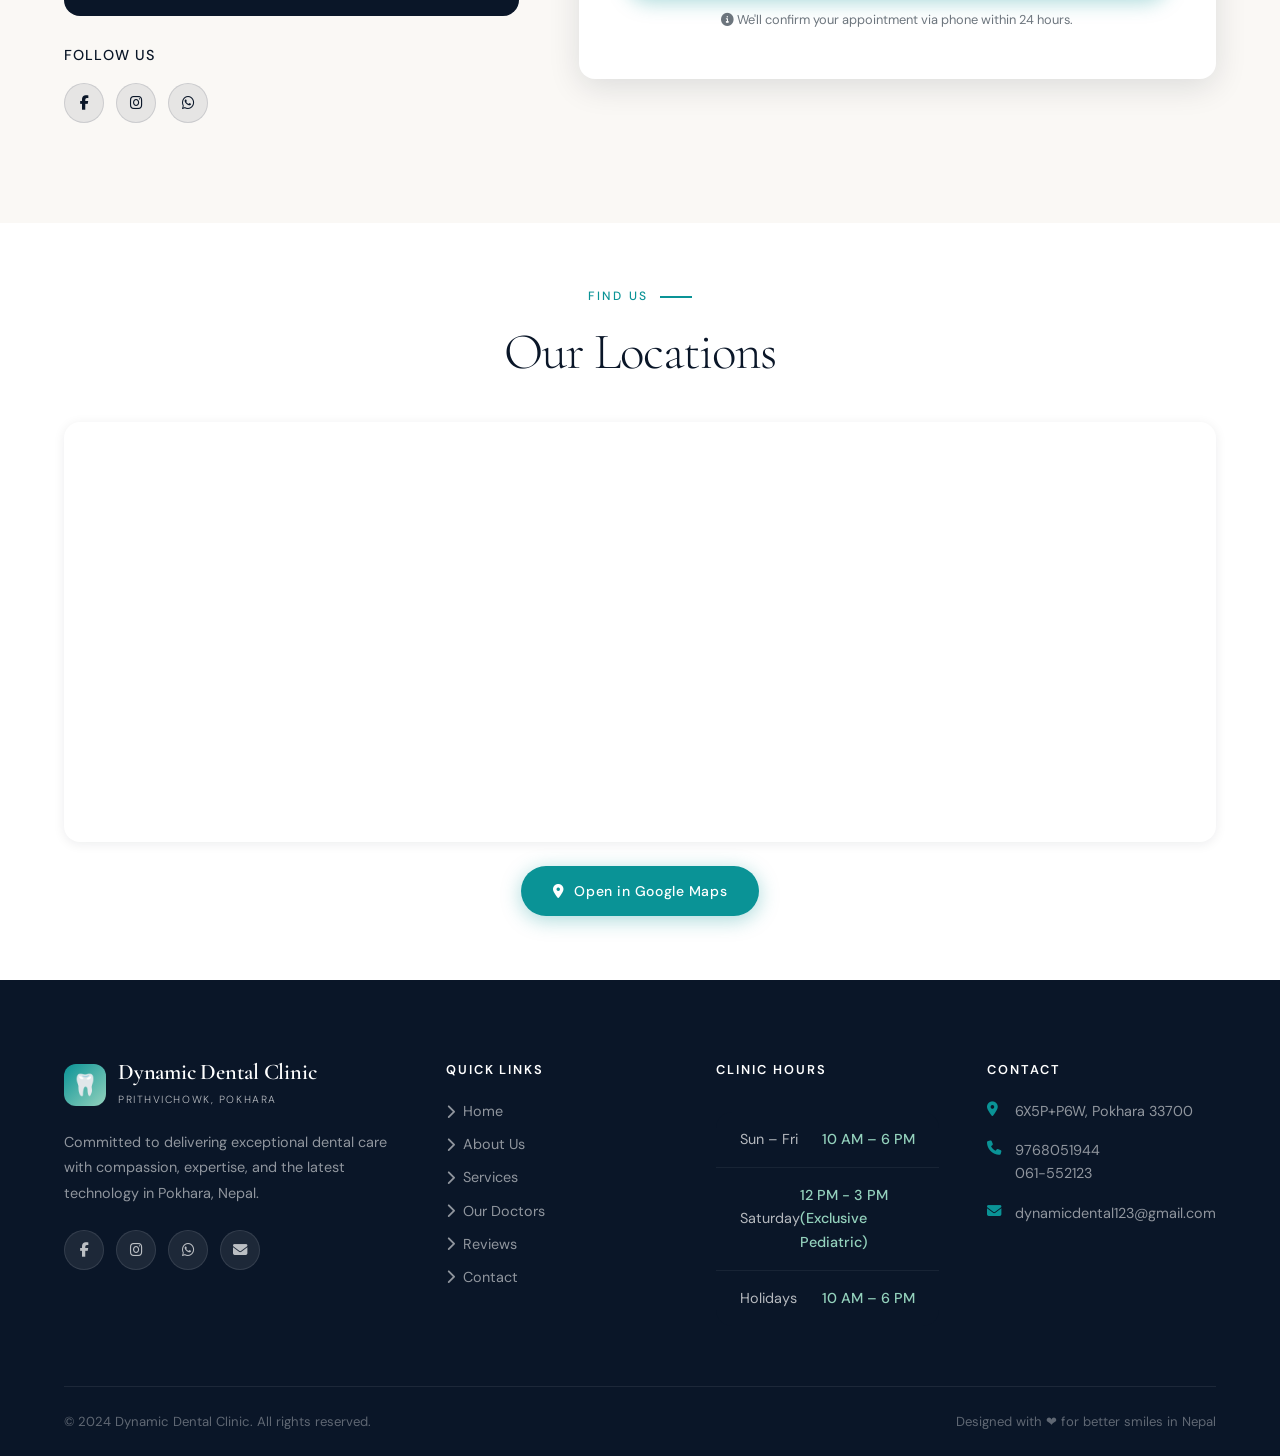
<file: contact.html>
<!DOCTYPE html>
<html lang="en">
<head>
  <meta charset="UTF-8" />
  <meta name="viewport" content="width=device-width, initial-scale=1.0" />
  <meta name="description" content="Contact Dynamic Dental Clinic — Book an appointment, get directions, or call us. Serving Pokhara, Nepal. Phone: 061-552123, 061-552123." />
  <title>Contact Us | Dynamic Dental Clinic — Pokhara, Nepal</title>
  <link rel="stylesheet" href="style.css" />
  <link href="https://fonts.googleapis.com/css2?family=Cormorant+Garamond:ital,wght@0,300;0,400;0,600;1,300&family=DM+Sans:ital,wght@0,300;0,400;0,500;1,300&display=swap" rel="stylesheet" />
  <link rel="stylesheet" href="https://cdnjs.cloudflare.com/ajax/libs/font-awesome/6.5.0/css/all.min.css" />
</head>
<body>

  <!-- NAVIGATION -->
  <nav id="navbar">
    <div class="container">
      <div class="nav-inner">
        <a href="index.html" class="nav-logo">
          <div class="logo-icon">🦷</div>
          <div>
            <span class="logo-text-main">Dynamic Dental Clinic</span>
            <span class="logo-text-sub">Prithvichowk, Pokhara</span>
          </div>
        </a>
        <div class="nav-links">
          <a href="index.html">Home</a>
          <a href="about.html">About</a>
          <a href="services.html">Services</a>
          <a href="team.html">Doctors</a>
          <a href="testimonials.html">Reviews</a>
          <a href="contact.html" class="active">Contact</a>
        </div>
        <a href="#appointment" class="btn btn-primary nav-cta">
          <i class="fas fa-calendar-check"></i> Book Appointment
        </a>
        <button class="hamburger" id="hamburger" aria-label="Toggle mobile menu">
          <span></span><span></span><span></span>
        </button>
      </div>
    </div>
  </nav>
  <div class="mobile-overlay" id="mobile-overlay"></div>
  <div class="mobile-nav" id="mobile-nav">
    <a href="index.html">🏠 Home</a>
    <a href="about.html">🏥 About Us</a>
    <a href="services.html">🦷 Services</a>
    <a href="team.html">👨‍⚕️ Our Doctors</a>
    <a href="testimonials.html">⭐ Reviews</a>
    <a href="contact.html">📞 Contact</a>
  </div>

  <!-- PAGE HERO -->
  <section class="page-hero">
    <div class="container">
      <div class="page-hero-content">
        <nav class="breadcrumb" aria-label="Breadcrumb">
          <a href="index.html">Home</a>
          <span>/</span>
          <span>Contact</span>
        </nav>
        <h1 class="display-heading">Get in Touch</h1>
        <p>We're here to answer your questions and help you book your next appointment.</p>
      </div>
    </div>
  </section>

  <!-- QUICK CONTACT CARDS -->
  <section class="bg-white" style="padding:48px 0;border-bottom:1px solid var(--gray-200);">
    <div class="container">
      <div class="grid-4">
        <a href="tel:+97761550123" class="feature-card fade-up delay-2" style="text-align:center;text-decoration:none;cursor:pointer;">
          <div class="feature-icon" style="margin:0 auto 16px;"><i class="fas fa-phone"></i></div>
          <h4>Pokhara Clinic</h4>
          <p style="color:var(--teal);font-weight:500;margin-top:4px;">061-552123</p>
        </a>
        <a href="mailto:dynamicdental123@gmail.com" class="feature-card fade-up delay-3" style="text-align:center;text-decoration:none;cursor:pointer;">
          <div class="feature-icon" style="margin:0 auto 16px;"><i class="fas fa-envelope"></i></div>
          <h4>Email Us</h4>
          <p style="color:var(--teal);font-weight:500;margin-top:4px;font-size:0.8rem;">dynamicdental123@gmail.com</p>
        </a>
        <a href="#" target="_blank" rel="noopener" class="feature-card fade-up delay-4" style="text-align:center;text-decoration:none;cursor:pointer;">
          <div class="feature-icon" style="margin:0 auto 16px;"><i class="fab fa-facebook-f"></i></div>
          <h4>Facebook</h4>
          <p style="color:var(--teal);font-weight:500;margin-top:4px;">761 Followers</p>
        </a>
      </div>
    </div>
  </section>

  <!-- CONTACT MAIN -->
  <section class="contact-section section-padding">
    <div class="container">
      <div class="contact-grid">
        <!-- Contact Info -->
        <div class="fade-left">
          <div class="section-label">Our Locations</div>
          <h3>Visit Us in Person</h3>
          <p>We have two convenient clinic locations to serve patients across the region. Walk-ins are welcome, but appointments are recommended for shorter wait times.</p>

          

          <!-- Location 2 -->
          <div style="background:var(--white);border-radius:var(--radius);padding:28px;box-shadow:var(--shadow-sm);margin-bottom:28px;border-left:4px solid var(--teal-light);">
            <h4 style="color:var(--navy);margin-bottom:16px;display:flex;align-items:center;gap:10px;">
              <i class="fas fa-map-marker-alt" style="color:var(--teal-light);"></i>
              Pokhara Clinic
            </h4>
            <div class="contact-detail">
              <div class="contact-icon" style="background:rgba(148,210,189,0.15);"><i class="fas fa-location-dot" style="color:var(--teal-light);"></i></div>
              <div class="contact-detail-text">
                <strong>Address</strong>
                <span>Prithvichowk, Pokhara</span>
              </div>
            </div>
            <div class="contact-detail">
              <div class="contact-icon" style="background:rgba(148,210,189,0.15);"><i class="fas fa-phone" style="color:var(--teal-light);"></i></div>
              <div class="contact-detail-text">
                <strong>Phone</strong>
                <a href="tel:+9779768051944">9768051944</a><br/>
                <a href="tel:+97761552123">061-552123</a>
              </div>
            </div>
          </div>

          <!-- Email & Social -->
          <div class="contact-detail">
            <div class="contact-icon"><i class="fas fa-envelope"></i></div>
            <div class="contact-detail-text">
              <strong>Email</strong>
              <a href="mailto:dynamicdental123@gmail.com">dynamicdental123@gmail.com</a>
            </div>
          </div>

          <!-- Hours -->
          <div style="margin-top:28px;">
            <h4 style="color:var(--navy);margin-bottom:12px;font-size:0.9rem;text-transform:uppercase;letter-spacing:0.08em;">Opening Hours</h4>
            <div class="hours-table">
              <div class="hours-row">
                <span class="day">Sunday – Friday</span>
                <span class="time">10 AM – 6 PM</span>
              </div>
              <div class="hours-row">
                <span class="day">Saturday</span>
                <span class="time">12 PM - 3 PM (Pediatric Exclusive)</span>
              </div>
              <div class="hours-row">
                <span class="day">Public Holidays</span>
                <span class="closed">Closed</span>
              </div>
            </div>
          </div>

          <!-- Social Links -->
          <div style="margin-top:28px;">
            <h4 style="color:var(--navy);margin-bottom:16px;font-size:0.9rem;text-transform:uppercase;letter-spacing:0.08em;">Follow Us</h4>
            <div style="display:flex;gap:12px;">
              <a href="#" target="_blank" rel="noopener" class="social-link" style="background:rgba(10,22,40,0.08);border-color:rgba(10,22,40,0.12);color:var(--navy);"><i class="fab fa-facebook-f"></i></a>
              <a href="#" class="social-link" style="background:rgba(10,22,40,0.08);border-color:rgba(10,22,40,0.12);color:var(--navy);"><i class="fab fa-instagram"></i></a>
              <a href="#" class="social-link" style="background:rgba(10,22,40,0.08);border-color:rgba(10,22,40,0.12);color:var(--navy);"><i class="fab fa-whatsapp"></i></a>
            </div>
          </div>
        </div>

        <!-- Contact Form + Appointment Form -->
        <div class="fade-right">
          <!-- GENERAL CONTACT FORM -->
          <!--<div class="contact-form-card" style="margin-bottom:32px;">
            <h3>Send Us a Message</h3>
            <form id="contact-form" novalidate>
              <div class="form-row">
                <div class="form-group">
                  <label for="contact-name">Full Name *</label>
                  <input type="text" id="contact-name" name="name" placeholder="Your full name" required />
                </div>
                <div class="form-group">
                  <label for="contact-phone">Phone Number *</label>
                  <input type="tel" id="contact-phone" name="phone" placeholder="98XXXXXXXX" required />
                </div>
              </div>
              <div class="form-group">
                <label for="contact-email">Email Address</label>
                <input type="email" id="contact-email" name="email" placeholder="your@email.com" />
              </div>
              <div class="form-group">
                <label for="contact-subject">Subject</label>
                <input type="text" id="contact-subject" name="subject" placeholder="How can we help?" />
              </div>
              <div class="form-group">
                <label for="contact-message">Message *</label>
                <textarea id="contact-message" name="message" placeholder="Write your message here..." required style="height:140px;"></textarea>
              </div>
              <button type="submit" class="btn btn-primary" style="width:100%;justify-content:center;">
                <i class="fas fa-paper-plane"></i> Send Message
              </button>
            </form>
          </div>-->

          <!-- APPOINTMENT FORM -->
          <div class="contact-form-card" id="appointment">
            <h3>Book an Appointment</h3>
            <form id="appointment-form" novalidate>
              <div class="form-row">
                <div class="form-group">
                  <label for="appt-name">Full Name *</label>
                  <input type="text" id="appt-name" name="name" placeholder="Your full name" required />
                </div>
                <div class="form-group">
                  <label for="appt-phone">Phone *</label>
                  <input type="tel" id="appt-phone" name="phone" placeholder="98XXXXXXXX" required />
                </div>
              </div>
              <div class="form-group">
                <label for="appt-service">Service Required *</label>
                <select id="appt-service" name="service" required>
                  <option value="" disabled selected>Select a service</option>
                  <option>General Check-Up & Cleaning</option>
                  <option>Teeth Whitening</option>
                  <option>Dental Filling</option>
                  <option>Root Canal Treatment</option>
                  <option>Dental Crown / Bridge</option>
                  <option>Dental Implant</option>
                  <option>Tooth Extraction</option>
                  <option>Orthodontics / Braces</option>
                  <option>Oral Surgery Consultation</option>
                  <option>Cosmetic Dentistry / Veneers</option>
                  <option>Children's Dentistry</option>
                  <option>Other</option>
                </select>
              </div>
              <div class="form-group">
                <label for="appt-doctor">Preferred Doctor</label>
                <select id="appt-doctor" name="doctor">
                  <option value="" disabled selected>Select a doctor (optional)</option>
                  <option>Dr. Dhruba Chandra Poudel</option>
                  <option>Dr. Namrata Gyawali</option>
                  <option>Others</option>
                  <option>No preference</option>
                </select>
              </div>
              <div class="form-row">
                <div class="form-group">
                  <label for="appt-date">Preferred Date *</label>
                  <input type="date" id="appt-date" name="date" required />
                </div>
                <div class="form-group">
                  <label for="appt-time">Preferred Time</label>
                  <select id="appt-time" name="time">
                    <option value="" disabled selected>Select time</option>
                    <option>9:00 AM</option>
                    <option>10:00 AM</option>
                    <option>11:00 AM</option>
                    <option>12:00 PM</option>
                    <option>2:00 PM</option>
                    <option>3:00 PM</option>
                    <option>4:00 PM</option>
                    <option>5:00 PM</option>
                  </select>
                </div>
              </div>
              <div class="form-group">
                <label for="appt-notes">Additional Notes</label>
                <textarea id="appt-notes" name="notes" placeholder="Any symptoms or concerns to mention..."></textarea>
              </div>
              <button type="submit" class="btn btn-primary" style="width:100%;justify-content:center;">
                <i class="fas fa-calendar-check"></i> Request Appointment
              </button>
              <p style="font-size:0.8rem;color:var(--gray-600);text-align:center;margin-top:12px;">
                <i class="fas fa-info-circle"></i> We'll confirm your appointment via phone within 24 hours.
              </p>
            </form>
          </div>
        </div>
      </div>
    </div>
  </section>

  <!-- MAP -->
  <section class="map-section section-padding-sm">
    <div class="container">
      <div class="section-header centered" style="margin-bottom:40px;">
        <div class="section-label">Find Us</div>
        <h2 class="section-title display-heading">Our Locations</h2>
      </div>
      <div class="map-container fade-up">
        <iframe
          src="https://www.google.com/maps/embed?pb=!1m18!1m12!1m3!1d3515.9329027598255!2d83.9830054752728!3d28.2093510758985!2m3!1f0!2f0!3f0!3m2!1i1024!2i768!4f13.1!3m3!1m2!1s0x39959555be6a116d%3A0xb0e9c35dc557e99b!2sDynamic%20Dental%20Clinics!5e0!3m2!1sen!2snp!4v1779353386474!5m2!1sen!2snp"
          allowfullscreen
          loading="lazy"
          referrerpolicy="no-referrer-when-downgrade"
          title="Dynamic Dental Clinic location map — Pokhara, Nepal">
        </iframe>
      </div>
      <div style="text-align:center;margin-top:24px;">
        <a href="https://maps.app.goo.gl/XFTjRbN99mZsaYDN8" target="_blank" rel="noopener" class="btn btn-primary">
          <i class="fas fa-map-marker-alt"></i> Open in Google Maps
        </a>
      </div>
    </div>
  </section>

  <!-- FOOTER -->
  <footer>
    <div class="container">
      <div class="footer-grid">
        <div class="footer-brand">
          <a href="index.html" class="nav-logo">
            <div class="logo-icon">🦷</div>
            <div>
              <span class="logo-text-main">Dynamic Dental Clinic</span>
              <span class="logo-text-sub">Prithvichowk, Pokhara</span>
            </div>
          </a>
          <p class="footer-desc">Committed to delivering exceptional dental care with compassion, expertise, and the latest technology in Pokhara, Nepal.</p>
          <div class="footer-social">
            <a href="#" target="_blank" rel="noopener" class="social-link"><i class="fab fa-facebook-f"></i></a>
            <a href="#" class="social-link"><i class="fab fa-instagram"></i></a>
            <a href="#" class="social-link"><i class="fab fa-whatsapp"></i></a>
            <a href="mailto:dynamicdental123@gmail.com" class="social-link"><i class="fas fa-envelope"></i></a>
          </div>
        </div>
        <div class="footer-col">
          <h5>Quick Links</h5>
          <ul class="footer-links">
            <li><a href="index.html"><i class="fas fa-chevron-right"></i> Home</a></li>
            <li><a href="about.html"><i class="fas fa-chevron-right"></i> About Us</a></li>
            <li><a href="services.html"><i class="fas fa-chevron-right"></i> Services</a></li>
            <li><a href="team.html"><i class="fas fa-chevron-right"></i> Our Doctors</a></li>
            <li><a href="testimonials.html"><i class="fas fa-chevron-right"></i> Reviews</a></li>
            <li><a href="contact.html"><i class="fas fa-chevron-right"></i> Contact</a></li>
          </ul>
        </div>
        <div class="footer-col">
          <h5>Clinic Hours</h5>
          <div class="hours-table">
            <div class="hours-row"><span class="day">Sun – Fri</span><span class="time">10 AM – 6 PM</span></div>
            <div class="hours-row"><span class="day">Saturday</span><span class="time">12 PM - 3 PM (Exclusive Pediatric)</span></div>
            <div class="hours-row"><span class="day">Holidays</span><span class="time">10 AM – 6 PM</span></div>
          </div>
        </div>
        <div class="footer-col">
          <h5>Contact</h5>
          <ul class="footer-contact">
            <li><i class="fas fa-location-dot"></i><span>6X5P+P6W, Pokhara 33700</span></li>
            <li>
              <i class="fas fa-phone"></i>
              <div>
                <a href="tel:+9779768051944">9768051944</a><br/>
                <a href="tel:+97761550123">061-552123</a>
              </div>
            </li>
            <li><i class="fas fa-envelope"></i><a href="mailto:dynamicdental123@gmail.com">dynamicdental123@gmail.com</a></li>
          </ul>
        </div>
      </div>
      <div class="footer-bottom">
        <span>© 2024 Dynamic Dental Clinic. All rights reserved.</span>
        <span>Designed with ❤️ for better smiles in Nepal</span>
      </div>
    </div>
  </footer>

  <button id="back-to-top" aria-label="Back to top"><i class="fas fa-arrow-up"></i></button>
  <script src="script.js"></script>
</body>
</html>
</file>
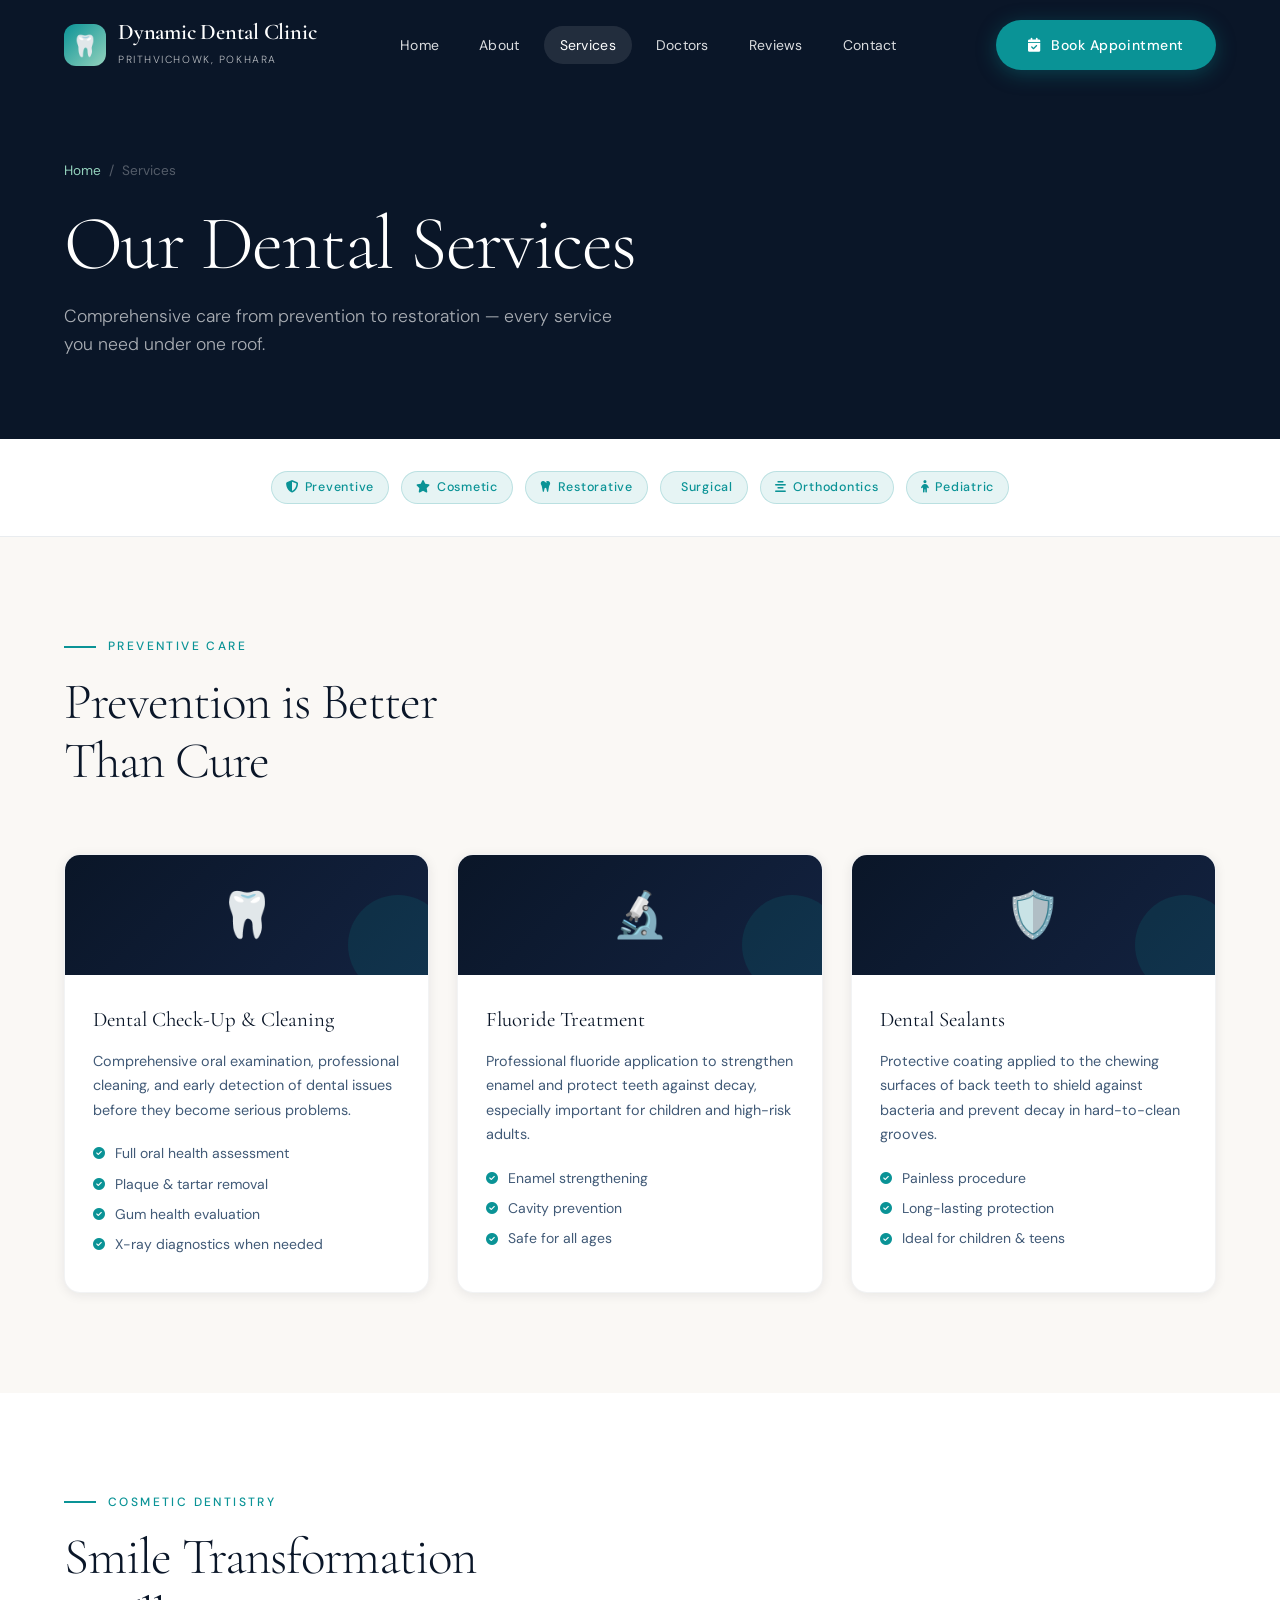
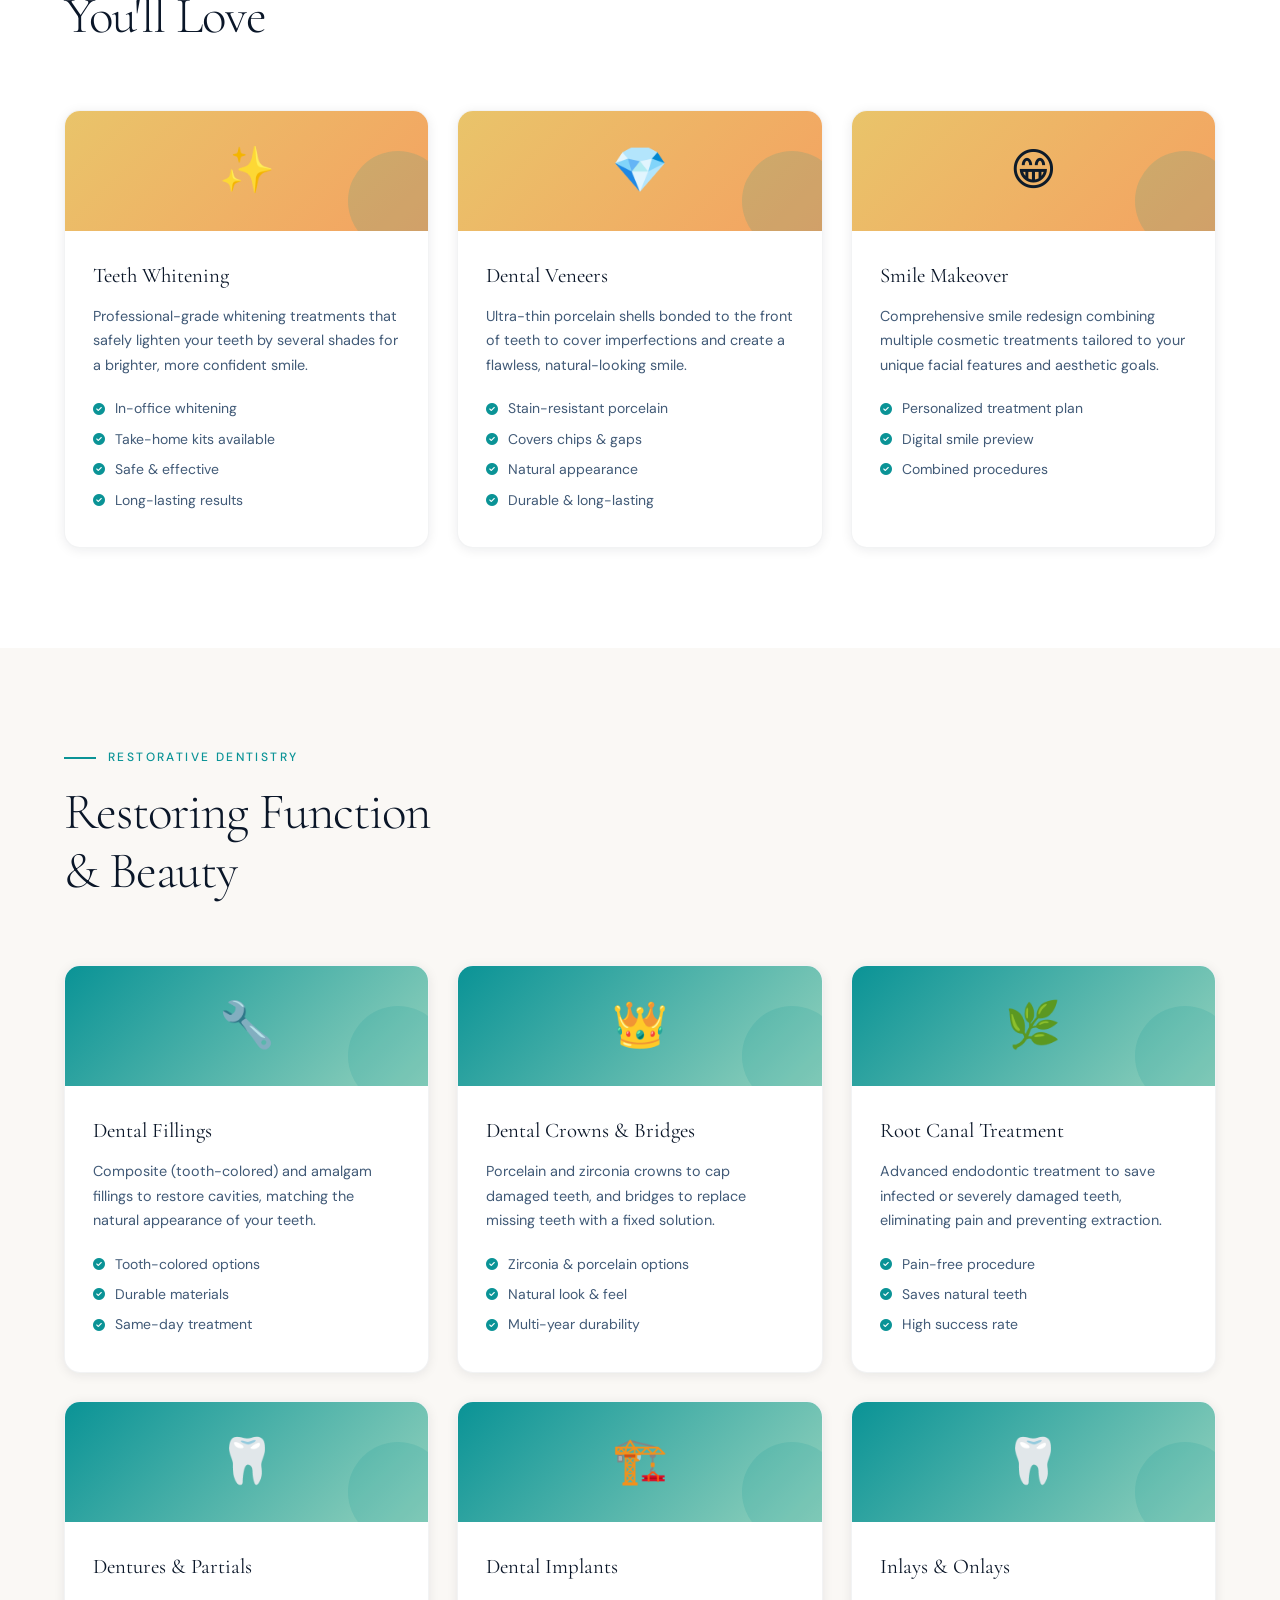
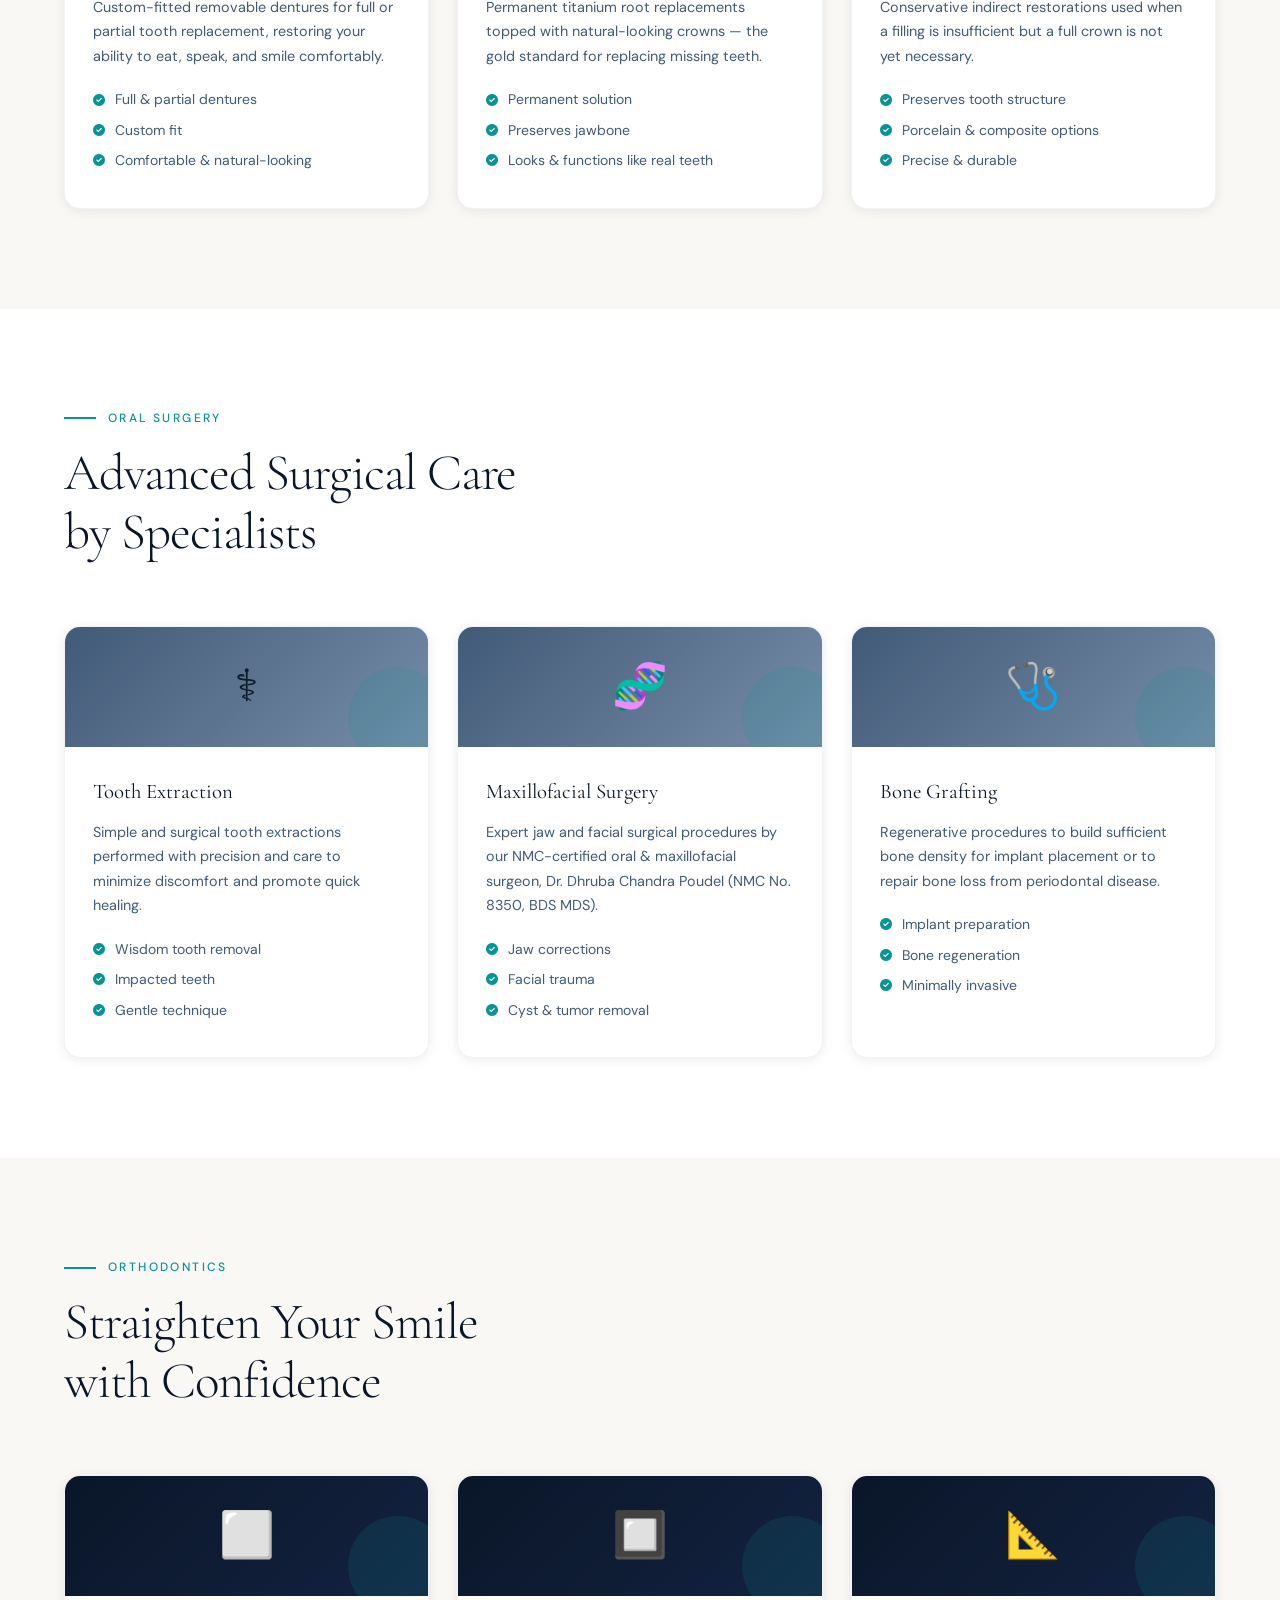
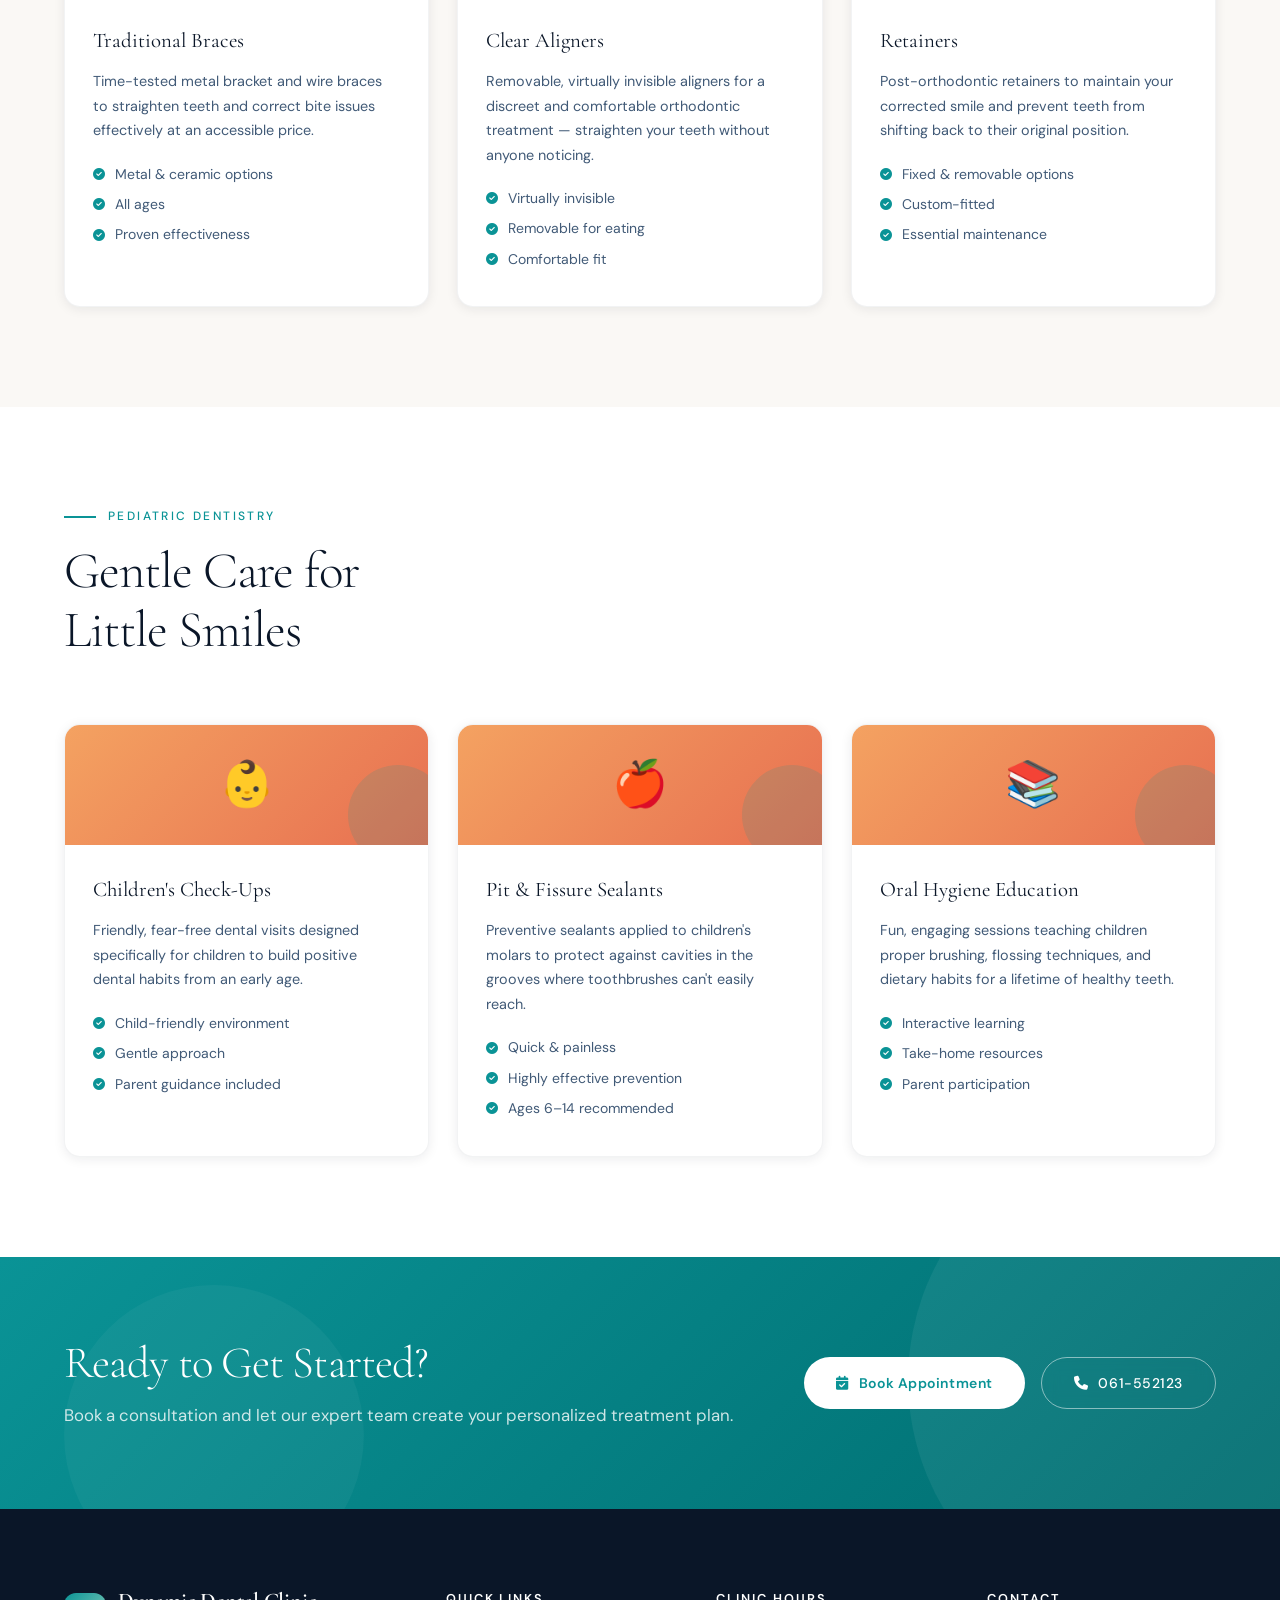
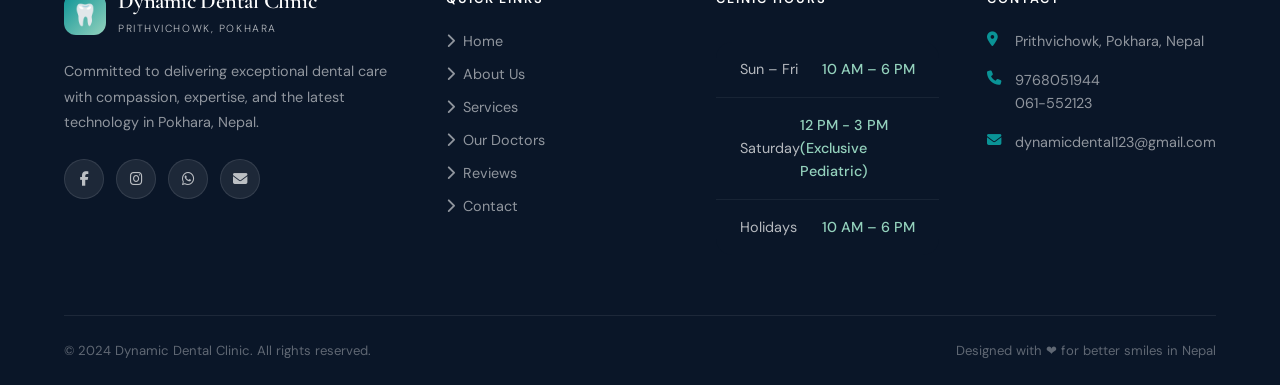
<file: services.html>
<!DOCTYPE html>
<html lang="en">
<head>
  <meta charset="UTF-8" />
  <meta name="viewport" content="width=device-width, initial-scale=1.0" />
  <meta name="description" content="Dental services at Dynamic Dental Clinic — General dentistry, cosmetic dentistry, oral surgery, orthodontics, implants, root canal, and more in Pokhara, Nepal." />
  <title>Our Services | Dynamic Dental Prithvichowk, Pokhara</title>
  <link rel="stylesheet" href="style.css" />
  <link href="https://fonts.googleapis.com/css2?family=Cormorant+Garamond:ital,wght@0,300;0,400;0,600;1,300&family=DM+Sans:ital,wght@0,300;0,400;0,500;1,300&display=swap" rel="stylesheet" />
  <link rel="stylesheet" href="https://cdnjs.cloudflare.com/ajax/libs/font-awesome/6.5.0/css/all.min.css" />
</head>
<body>

  <!-- NAVIGATION -->
  <nav id="navbar">
    <div class="container">
      <div class="nav-inner">
        <a href="index.html" class="nav-logo">
          <div class="logo-icon">🦷</div>
          <div>
            <span class="logo-text-main">Dynamic Dental Clinic</span>
            <span class="logo-text-sub">Prithvichowk, Pokhara</span>
          </div>
        </a>
        <div class="nav-links">
          <a href="index.html">Home</a>
          <a href="about.html">About</a>
          <a href="services.html" class="active">Services</a>
          <a href="team.html">Doctors</a>
          <a href="testimonials.html">Reviews</a>
          <a href="contact.html">Contact</a>
        </div>
        <a href="contact.html#appointment" class="btn btn-primary nav-cta">
          <i class="fas fa-calendar-check"></i> Book Appointment
        </a>
        <button class="hamburger" id="hamburger" aria-label="Toggle mobile menu">
          <span></span><span></span><span></span>
        </button>
      </div>
    </div>
  </nav>
  <div class="mobile-overlay" id="mobile-overlay"></div>
  <div class="mobile-nav" id="mobile-nav">
    <a href="index.html">🏠 Home</a>
    <a href="about.html">🏥 About Us</a>
    <a href="services.html">🦷 Services</a>
    <a href="team.html">👨‍⚕️ Our Doctors</a>
    <a href="testimonials.html">⭐ Reviews</a>
    <a href="contact.html">📞 Contact</a>
  </div>

  <!-- PAGE HERO -->
  <section class="page-hero">
    <div class="container">
      <div class="page-hero-content">
        <nav class="breadcrumb" aria-label="Breadcrumb">
          <a href="index.html">Home</a>
          <span>/</span>
          <span>Services</span>
        </nav>
        <h1 class="display-heading">Our Dental Services</h1>
        <p>Comprehensive care from prevention to restoration — every service you need under one roof.</p>
      </div>
    </div>
  </section>

  <!-- SERVICE CATEGORIES NAV -->
  <section class="bg-white" style="padding:32px 0;border-bottom:1px solid var(--gray-200);position:sticky;top:72px;z-index:100;">
    <div class="container">
      <div style="display:flex;gap:12px;flex-wrap:wrap;justify-content:center;">
        <a href="#preventive" class="pill-badge" style="cursor:pointer;text-decoration:none;"><i class="fas fa-shield-halved"></i> Preventive</a>
        <a href="#cosmetic" class="pill-badge" style="cursor:pointer;text-decoration:none;"><i class="fas fa-star"></i> Cosmetic</a>
        <a href="#restorative" class="pill-badge" style="cursor:pointer;text-decoration:none;"><i class="fas fa-tooth"></i> Restorative</a>
        <a href="#surgical" class="pill-badge" style="cursor:pointer;text-decoration:none;"><i class="fas fa-scalpel"></i> Surgical</a>
        <a href="#orthodontics" class="pill-badge" style="cursor:pointer;text-decoration:none;"><i class="fas fa-align-center"></i> Orthodontics</a>
        <a href="#pediatric" class="pill-badge" style="cursor:pointer;text-decoration:none;"><i class="fas fa-child"></i> Pediatric</a>
      </div>
    </div>
  </section>

  <!-- PREVENTIVE SERVICES -->
  <section id="preventive" class="services-full section-padding">
    <div class="container">
      <div class="section-header">
        <div class="section-label">Preventive Care</div>
        <h2 class="section-title display-heading">Prevention is Better<br/>Than Cure</h2>
      </div>
      <div class="services-full-grid">
        <div class="service-full-card fade-up delay-1">
          <div class="service-icon-header">🦷</div>
          <div class="service-full-card-body">
            <h3>Dental Check-Up & Cleaning</h3>
            <p>Comprehensive oral examination, professional cleaning, and early detection of dental issues before they become serious problems.</p>
            <ul class="service-features">
              <li><i class="fas fa-check-circle"></i> Full oral health assessment</li>
              <li><i class="fas fa-check-circle"></i> Plaque & tartar removal</li>
              <li><i class="fas fa-check-circle"></i> Gum health evaluation</li>
              <li><i class="fas fa-check-circle"></i> X-ray diagnostics when needed</li>
            </ul>
          </div>
        </div>
        <div class="service-full-card fade-up delay-2">
          <div class="service-icon-header">🔬</div>
          <div class="service-full-card-body">
            <h3>Fluoride Treatment</h3>
            <p>Professional fluoride application to strengthen enamel and protect teeth against decay, especially important for children and high-risk adults.</p>
            <ul class="service-features">
              <li><i class="fas fa-check-circle"></i> Enamel strengthening</li>
              <li><i class="fas fa-check-circle"></i> Cavity prevention</li>
              <li><i class="fas fa-check-circle"></i> Safe for all ages</li>
            </ul>
          </div>
        </div>
        <div class="service-full-card fade-up delay-3">
          <div class="service-icon-header">🛡️</div>
          <div class="service-full-card-body">
            <h3>Dental Sealants</h3>
            <p>Protective coating applied to the chewing surfaces of back teeth to shield against bacteria and prevent decay in hard-to-clean grooves.</p>
            <ul class="service-features">
              <li><i class="fas fa-check-circle"></i> Painless procedure</li>
              <li><i class="fas fa-check-circle"></i> Long-lasting protection</li>
              <li><i class="fas fa-check-circle"></i> Ideal for children & teens</li>
            </ul>
          </div>
        </div>
      </div>
    </div>
  </section>

  <!-- COSMETIC SERVICES -->
  <section id="cosmetic" class="section-padding bg-white">
    <div class="container">
      <div class="section-header">
        <div class="section-label">Cosmetic Dentistry</div>
        <h2 class="section-title display-heading">Smile Transformation<br/>You'll Love</h2>
      </div>
      <div class="services-full-grid">
        <div class="service-full-card fade-up delay-1">
          <div class="service-icon-header" style="background:linear-gradient(135deg,#e9c46a,#f4a261);">✨</div>
          <div class="service-full-card-body">
            <h3>Teeth Whitening</h3>
            <p>Professional-grade whitening treatments that safely lighten your teeth by several shades for a brighter, more confident smile.</p>
            <ul class="service-features">
              <li><i class="fas fa-check-circle"></i> In-office whitening</li>
              <li><i class="fas fa-check-circle"></i> Take-home kits available</li>
              <li><i class="fas fa-check-circle"></i> Safe & effective</li>
              <li><i class="fas fa-check-circle"></i> Long-lasting results</li>
            </ul>
          </div>
        </div>
        <div class="service-full-card fade-up delay-2">
          <div class="service-icon-header" style="background:linear-gradient(135deg,#e9c46a,#f4a261);">💎</div>
          <div class="service-full-card-body">
            <h3>Dental Veneers</h3>
            <p>Ultra-thin porcelain shells bonded to the front of teeth to cover imperfections and create a flawless, natural-looking smile.</p>
            <ul class="service-features">
              <li><i class="fas fa-check-circle"></i> Stain-resistant porcelain</li>
              <li><i class="fas fa-check-circle"></i> Covers chips & gaps</li>
              <li><i class="fas fa-check-circle"></i> Natural appearance</li>
              <li><i class="fas fa-check-circle"></i> Durable & long-lasting</li>
            </ul>
          </div>
        </div>
        <div class="service-full-card fade-up delay-3">
          <div class="service-icon-header" style="background:linear-gradient(135deg,#e9c46a,#f4a261);">😁</div>
          <div class="service-full-card-body">
            <h3>Smile Makeover</h3>
            <p>Comprehensive smile redesign combining multiple cosmetic treatments tailored to your unique facial features and aesthetic goals.</p>
            <ul class="service-features">
              <li><i class="fas fa-check-circle"></i> Personalized treatment plan</li>
              <li><i class="fas fa-check-circle"></i> Digital smile preview</li>
              <li><i class="fas fa-check-circle"></i> Combined procedures</li>
            </ul>
          </div>
        </div>
      </div>
    </div>
  </section>

  <!-- RESTORATIVE SERVICES -->
  <section id="restorative" class="services-full section-padding">
    <div class="container">
      <div class="section-header">
        <div class="section-label">Restorative Dentistry</div>
        <h2 class="section-title display-heading">Restoring Function<br/>& Beauty</h2>
      </div>
      <div class="services-full-grid">
        <div class="service-full-card fade-up delay-1">
          <div class="service-icon-header" style="background:linear-gradient(135deg,#0a9396,#94d2bd);">🔧</div>
          <div class="service-full-card-body">
            <h3>Dental Fillings</h3>
            <p>Composite (tooth-colored) and amalgam fillings to restore cavities, matching the natural appearance of your teeth.</p>
            <ul class="service-features">
              <li><i class="fas fa-check-circle"></i> Tooth-colored options</li>
              <li><i class="fas fa-check-circle"></i> Durable materials</li>
              <li><i class="fas fa-check-circle"></i> Same-day treatment</li>
            </ul>
          </div>
        </div>
        <div class="service-full-card fade-up delay-2">
          <div class="service-icon-header" style="background:linear-gradient(135deg,#0a9396,#94d2bd);">👑</div>
          <div class="service-full-card-body">
            <h3>Dental Crowns & Bridges</h3>
            <p>Porcelain and zirconia crowns to cap damaged teeth, and bridges to replace missing teeth with a fixed solution.</p>
            <ul class="service-features">
              <li><i class="fas fa-check-circle"></i> Zirconia & porcelain options</li>
              <li><i class="fas fa-check-circle"></i> Natural look & feel</li>
              <li><i class="fas fa-check-circle"></i> Multi-year durability</li>
            </ul>
          </div>
        </div>
        <div class="service-full-card fade-up delay-3">
          <div class="service-icon-header" style="background:linear-gradient(135deg,#0a9396,#94d2bd);">🌿</div>
          <div class="service-full-card-body">
            <h3>Root Canal Treatment</h3>
            <p>Advanced endodontic treatment to save infected or severely damaged teeth, eliminating pain and preventing extraction.</p>
            <ul class="service-features">
              <li><i class="fas fa-check-circle"></i> Pain-free procedure</li>
              <li><i class="fas fa-check-circle"></i> Saves natural teeth</li>
              <li><i class="fas fa-check-circle"></i> High success rate</li>
            </ul>
          </div>
        </div>
        <div class="service-full-card fade-up delay-1">
          <div class="service-icon-header" style="background:linear-gradient(135deg,#0a9396,#94d2bd);">🦷</div>
          <div class="service-full-card-body">
            <h3>Dentures & Partials</h3>
            <p>Custom-fitted removable dentures for full or partial tooth replacement, restoring your ability to eat, speak, and smile comfortably.</p>
            <ul class="service-features">
              <li><i class="fas fa-check-circle"></i> Full & partial dentures</li>
              <li><i class="fas fa-check-circle"></i> Custom fit</li>
              <li><i class="fas fa-check-circle"></i> Comfortable & natural-looking</li>
            </ul>
          </div>
        </div>
        <div class="service-full-card fade-up delay-2">
          <div class="service-icon-header" style="background:linear-gradient(135deg,#0a9396,#94d2bd);">🏗️</div>
          <div class="service-full-card-body">
            <h3>Dental Implants</h3>
            <p>Permanent titanium root replacements topped with natural-looking crowns — the gold standard for replacing missing teeth.</p>
            <ul class="service-features">
              <li><i class="fas fa-check-circle"></i> Permanent solution</li>
              <li><i class="fas fa-check-circle"></i> Preserves jawbone</li>
              <li><i class="fas fa-check-circle"></i> Looks & functions like real teeth</li>
            </ul>
          </div>
        </div>
        <div class="service-full-card fade-up delay-3">
          <div class="service-icon-header" style="background:linear-gradient(135deg,#0a9396,#94d2bd);">🦷</div>
          <div class="service-full-card-body">
            <h3>Inlays & Onlays</h3>
            <p>Conservative indirect restorations used when a filling is insufficient but a full crown is not yet necessary.</p>
            <ul class="service-features">
              <li><i class="fas fa-check-circle"></i> Preserves tooth structure</li>
              <li><i class="fas fa-check-circle"></i> Porcelain & composite options</li>
              <li><i class="fas fa-check-circle"></i> Precise & durable</li>
            </ul>
          </div>
        </div>
      </div>
    </div>
  </section>

  <!-- SURGICAL SERVICES -->
  <section id="surgical" class="section-padding bg-white">
    <div class="container">
      <div class="section-header">
        <div class="section-label">Oral Surgery</div>
        <h2 class="section-title display-heading">Advanced Surgical Care<br/>by Specialists</h2>
      </div>
      <div class="services-full-grid">
        <div class="service-full-card fade-up delay-1">
          <div class="service-icon-header" style="background:linear-gradient(135deg,#415a77,#778da9);">⚕️</div>
          <div class="service-full-card-body">
            <h3>Tooth Extraction</h3>
            <p>Simple and surgical tooth extractions performed with precision and care to minimize discomfort and promote quick healing.</p>
            <ul class="service-features">
              <li><i class="fas fa-check-circle"></i> Wisdom tooth removal</li>
              <li><i class="fas fa-check-circle"></i> Impacted teeth</li>
              <li><i class="fas fa-check-circle"></i> Gentle technique</li>
            </ul>
          </div>
        </div>
        <div class="service-full-card fade-up delay-2">
          <div class="service-icon-header" style="background:linear-gradient(135deg,#415a77,#778da9);">🧬</div>
          <div class="service-full-card-body">
            <h3>Maxillofacial Surgery</h3>
            <p>Expert jaw and facial surgical procedures by our NMC-certified oral & maxillofacial surgeon, Dr. Dhruba Chandra Poudel (NMC No. 8350, BDS MDS).</p>
            <ul class="service-features">
              <li><i class="fas fa-check-circle"></i> Jaw corrections</li>
              <li><i class="fas fa-check-circle"></i> Facial trauma</li>
              <li><i class="fas fa-check-circle"></i> Cyst & tumor removal</li>
            </ul>
          </div>
        </div>
        <div class="service-full-card fade-up delay-3">
          <div class="service-icon-header" style="background:linear-gradient(135deg,#415a77,#778da9);">🩺</div>
          <div class="service-full-card-body">
            <h3>Bone Grafting</h3>
            <p>Regenerative procedures to build sufficient bone density for implant placement or to repair bone loss from periodontal disease.</p>
            <ul class="service-features">
              <li><i class="fas fa-check-circle"></i> Implant preparation</li>
              <li><i class="fas fa-check-circle"></i> Bone regeneration</li>
              <li><i class="fas fa-check-circle"></i> Minimally invasive</li>
            </ul>
          </div>
        </div>
      </div>
    </div>
  </section>

  <!-- ORTHODONTICS -->
  <section id="orthodontics" class="services-full section-padding">
    <div class="container">
      <div class="section-header">
        <div class="section-label">Orthodontics</div>
        <h2 class="section-title display-heading">Straighten Your Smile<br/>with Confidence</h2>
      </div>
      <div class="services-full-grid">
        <div class="service-full-card fade-up delay-1">
          <div class="service-icon-header" style="background:linear-gradient(135deg,#0a1628,#132240);">⬜</div>
          <div class="service-full-card-body">
            <h3>Traditional Braces</h3>
            <p>Time-tested metal bracket and wire braces to straighten teeth and correct bite issues effectively at an accessible price.</p>
            <ul class="service-features">
              <li><i class="fas fa-check-circle"></i> Metal & ceramic options</li>
              <li><i class="fas fa-check-circle"></i> All ages</li>
              <li><i class="fas fa-check-circle"></i> Proven effectiveness</li>
            </ul>
          </div>
        </div>
        <div class="service-full-card fade-up delay-2">
          <div class="service-icon-header" style="background:linear-gradient(135deg,#0a1628,#132240);">🔲</div>
          <div class="service-full-card-body">
            <h3>Clear Aligners</h3>
            <p>Removable, virtually invisible aligners for a discreet and comfortable orthodontic treatment — straighten your teeth without anyone noticing.</p>
            <ul class="service-features">
              <li><i class="fas fa-check-circle"></i> Virtually invisible</li>
              <li><i class="fas fa-check-circle"></i> Removable for eating</li>
              <li><i class="fas fa-check-circle"></i> Comfortable fit</li>
            </ul>
          </div>
        </div>
        <div class="service-full-card fade-up delay-3">
          <div class="service-icon-header" style="background:linear-gradient(135deg,#0a1628,#132240);">📐</div>
          <div class="service-full-card-body">
            <h3>Retainers</h3>
            <p>Post-orthodontic retainers to maintain your corrected smile and prevent teeth from shifting back to their original position.</p>
            <ul class="service-features">
              <li><i class="fas fa-check-circle"></i> Fixed & removable options</li>
              <li><i class="fas fa-check-circle"></i> Custom-fitted</li>
              <li><i class="fas fa-check-circle"></i> Essential maintenance</li>
            </ul>
          </div>
        </div>
      </div>
    </div>
  </section>

  <!-- PEDIATRIC -->
  <section id="pediatric" class="section-padding bg-white">
    <div class="container">
      <div class="section-header">
        <div class="section-label">Pediatric Dentistry</div>
        <h2 class="section-title display-heading">Gentle Care for<br/>Little Smiles</h2>
      </div>
      <div class="services-full-grid">
        <div class="service-full-card fade-up delay-1">
          <div class="service-icon-header" style="background:linear-gradient(135deg,#f4a261,#e76f51);">👶</div>
          <div class="service-full-card-body">
            <h3>Children's Check-Ups</h3>
            <p>Friendly, fear-free dental visits designed specifically for children to build positive dental habits from an early age.</p>
            <ul class="service-features">
              <li><i class="fas fa-check-circle"></i> Child-friendly environment</li>
              <li><i class="fas fa-check-circle"></i> Gentle approach</li>
              <li><i class="fas fa-check-circle"></i> Parent guidance included</li>
            </ul>
          </div>
        </div>
        <div class="service-full-card fade-up delay-2">
          <div class="service-icon-header" style="background:linear-gradient(135deg,#f4a261,#e76f51);">🍎</div>
          <div class="service-full-card-body">
            <h3>Pit & Fissure Sealants</h3>
            <p>Preventive sealants applied to children's molars to protect against cavities in the grooves where toothbrushes can't easily reach.</p>
            <ul class="service-features">
              <li><i class="fas fa-check-circle"></i> Quick & painless</li>
              <li><i class="fas fa-check-circle"></i> Highly effective prevention</li>
              <li><i class="fas fa-check-circle"></i> Ages 6–14 recommended</li>
            </ul>
          </div>
        </div>
        <div class="service-full-card fade-up delay-3">
          <div class="service-icon-header" style="background:linear-gradient(135deg,#f4a261,#e76f51);">📚</div>
          <div class="service-full-card-body">
            <h3>Oral Hygiene Education</h3>
            <p>Fun, engaging sessions teaching children proper brushing, flossing techniques, and dietary habits for a lifetime of healthy teeth.</p>
            <ul class="service-features">
              <li><i class="fas fa-check-circle"></i> Interactive learning</li>
              <li><i class="fas fa-check-circle"></i> Take-home resources</li>
              <li><i class="fas fa-check-circle"></i> Parent participation</li>
            </ul>
          </div>
        </div>
      </div>
    </div>
  </section>

  <!-- CTA -->
  <section class="cta-banner">
    <div class="container">
      <div class="cta-inner">
        <div class="cta-text">
          <h2 class="display-heading">Ready to Get Started?</h2>
          <p>Book a consultation and let our expert team create your personalized treatment plan.</p>
        </div>
        <div class="cta-actions">
          <a href="contact.html#appointment" class="btn btn-white">
            <i class="fas fa-calendar-check"></i> Book Appointment
          </a>
          <a href="tel:+97761552123" class="btn btn-outline">
            <i class="fas fa-phone"></i> 061-552123
          </a>
        </div>
      </div>
    </div>
  </section>

  <!-- FOOTER -->
  <footer>
    <div class="container">
      <div class="footer-grid">
        <div class="footer-brand">
          <a href="index.html" class="nav-logo">
            <div class="logo-icon">🦷</div>
            <div>
              <span class="logo-text-main">Dynamic Dental Clinic</span>
              <span class="logo-text-sub">Prithvichowk, Pokhara</span>
            </div>
          </a>
          <p class="footer-desc">Committed to delivering exceptional dental care with compassion, expertise, and the latest technology in Pokhara, Nepal.</p>
          <div class="footer-social">
            <a href="#" target="_blank" rel="noopener" class="social-link"><i class="fab fa-facebook-f"></i></a>
            <a href="#" class="social-link"><i class="fab fa-instagram"></i></a>
            <a href="#" class="social-link"><i class="fab fa-whatsapp"></i></a>
            <a href="mailto:dynamicdental123@gmail.com" class="social-link"><i class="fas fa-envelope"></i></a>
          </div>
        </div>
        <div class="footer-col">
          <h5>Quick Links</h5>
          <ul class="footer-links">
            <li><a href="index.html"><i class="fas fa-chevron-right"></i> Home</a></li>
            <li><a href="about.html"><i class="fas fa-chevron-right"></i> About Us</a></li>
            <li><a href="services.html"><i class="fas fa-chevron-right"></i> Services</a></li>
            <li><a href="team.html"><i class="fas fa-chevron-right"></i> Our Doctors</a></li>
            <li><a href="testimonials.html"><i class="fas fa-chevron-right"></i> Reviews</a></li>
            <li><a href="contact.html"><i class="fas fa-chevron-right"></i> Contact</a></li>
          </ul>
        </div>
        <div class="footer-col">
          <h5>Clinic Hours</h5>
          <div class="hours-table">
            <div class="hours-row"><span class="day">Sun – Fri</span><span class="time">10 AM – 6 PM</span></div>
            <div class="hours-row"><span class="day">Saturday</span><span class="time">12 PM - 3 PM (Exclusive Pediatric)</span></div>
            <div class="hours-row"><span class="day">Holidays</span><span class="time">10 AM – 6 PM</span></div>
          </div>
        </div>
        <div class="footer-col">
          <h5>Contact</h5>
          <ul class="footer-contact">
            <li><i class="fas fa-location-dot"></i><span>Prithvichowk, Pokhara, Nepal</span></li>
            <li>
              <i class="fas fa-phone"></i>
              <div>
                <a href="tel:+9779768051944">9768051944</a><br/>
                <a href="tel:+97761550123">061-552123</a>
              </div>
            </li>
            <li><i class="fas fa-envelope"></i><a href="mailto:dynamicdental123@gmail.com">dynamicdental123@gmail.com</a></li>
          </ul>
        </div>
      </div>
      <div class="footer-bottom">
        <span>© 2024 Dynamic Dental Clinic. All rights reserved.</span>
        <span>Designed with ❤️ for better smiles in Nepal</span>
      </div>
    </div>
  </footer>

  <button id="back-to-top" aria-label="Back to top"><i class="fas fa-arrow-up"></i></button>
  <script src="script.js"></script>
</body>
</html>
</file>
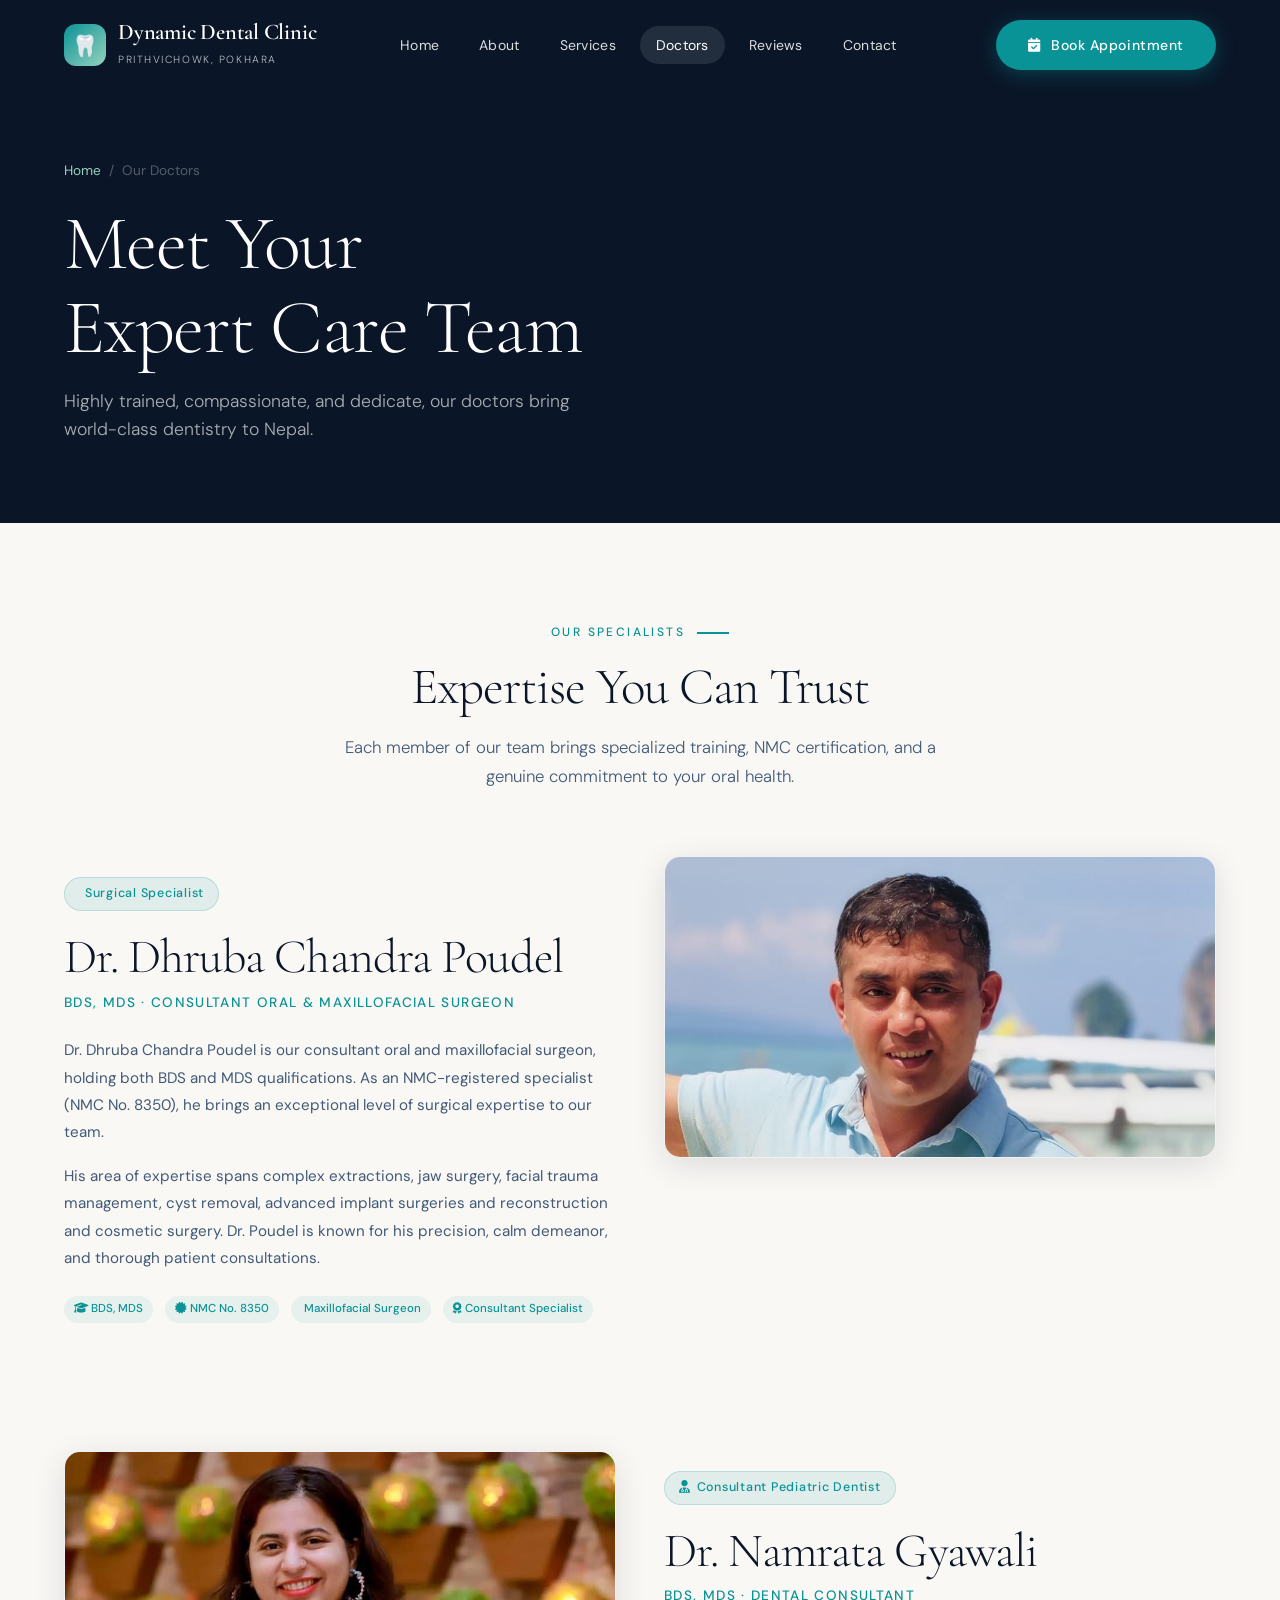
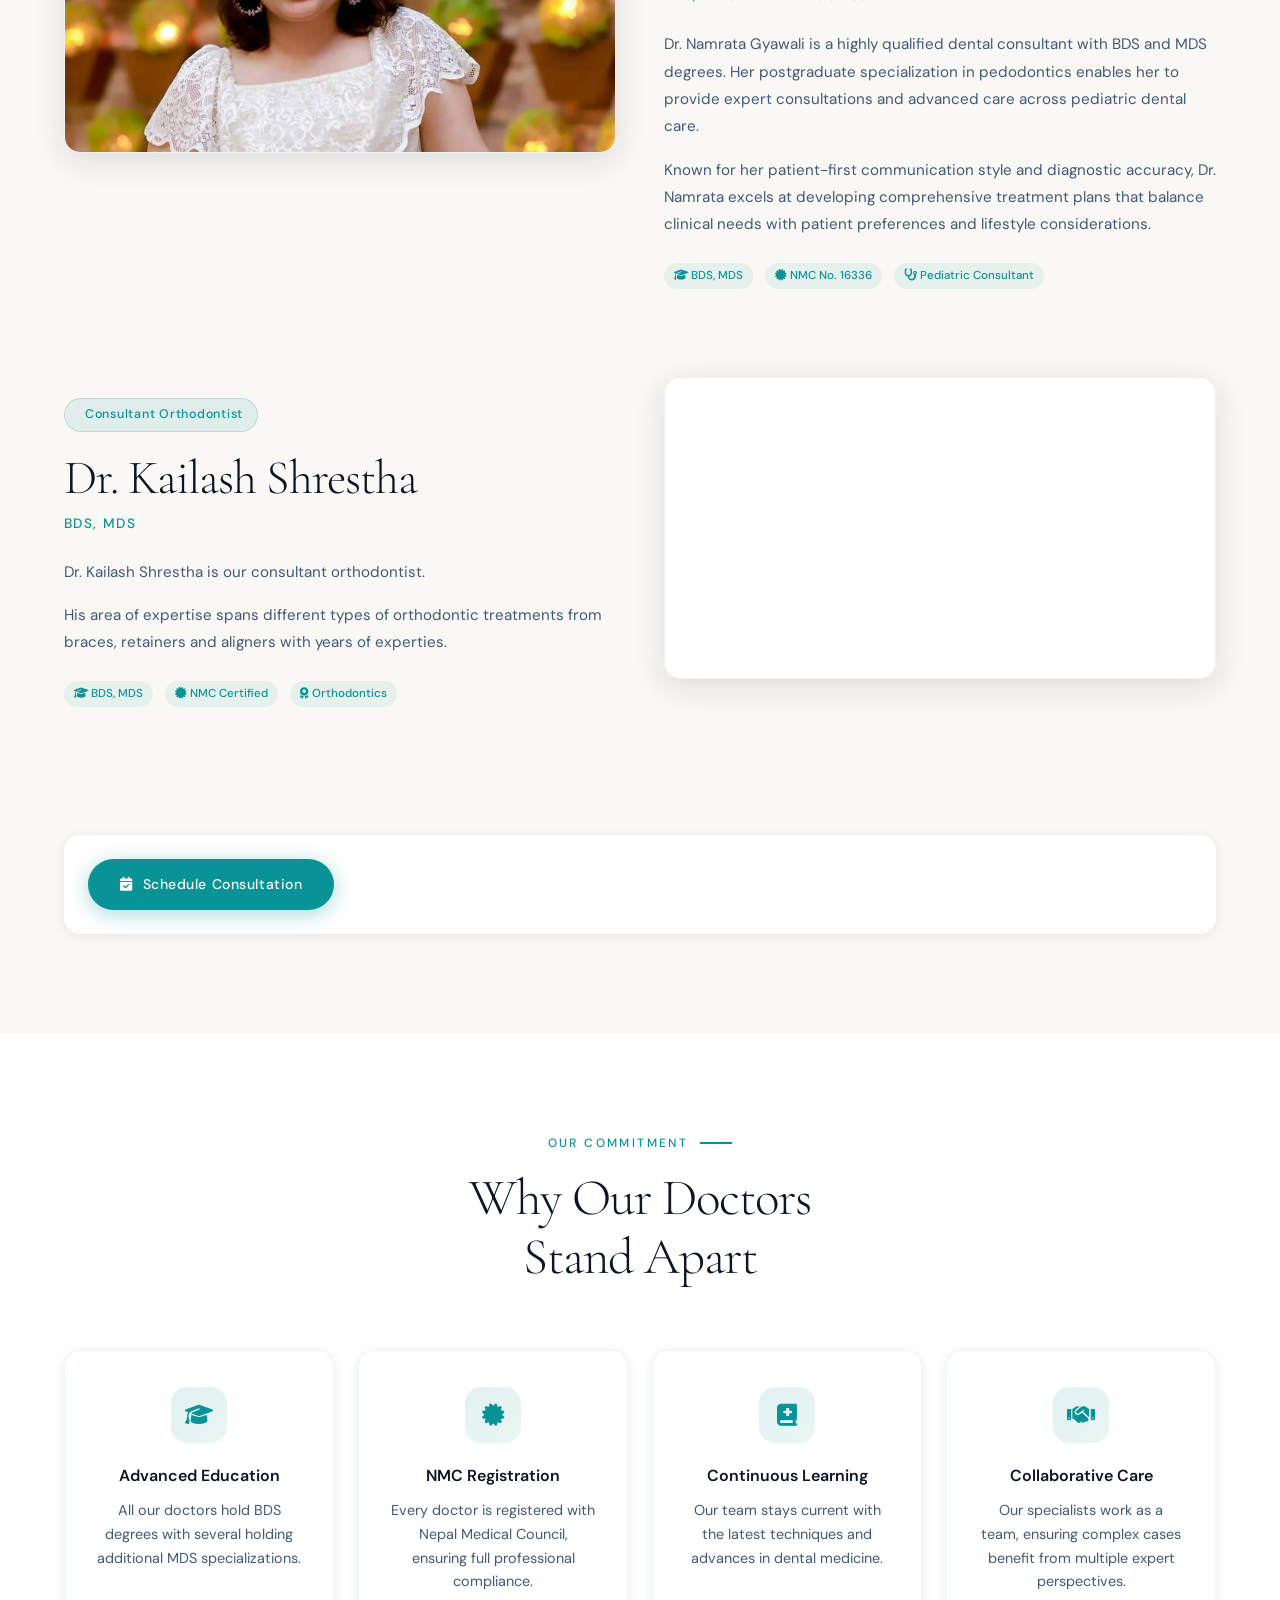
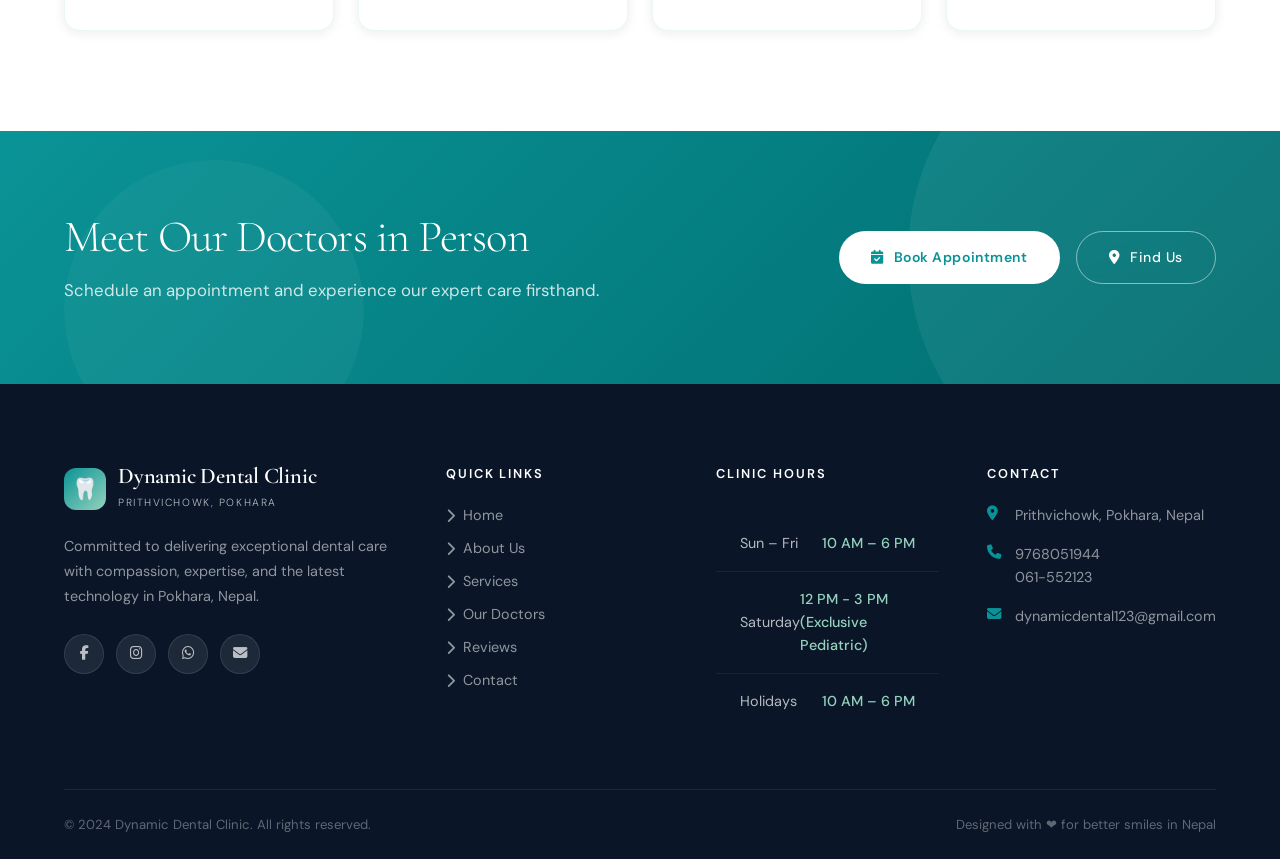
<file: team.html>
<!DOCTYPE html>
<html lang="en">
<head>
  <meta charset="UTF-8" />
  <meta name="viewport" content="width=device-width, initial-scale=1.0" />
  <meta name="description" content="Meet the expert dental team at Dynamic Dental Clinic — Dr. Dhruba C. Poudel and Dr. Namrata Gyawali, Dr. Dhruba Chandra Poudel, and Dr. Namrata Gyawali. NMC-certified specialists in Nepal." />
  <title>Our Doctors | Dynamic Dental Prithvichowk, Pokhara</title>
  <link rel="stylesheet" href="style.css" />
  <link href="https://fonts.googleapis.com/css2?family=Cormorant+Garamond:ital,wght@0,300;0,400;0,600;1,300&family=DM+Sans:ital,wght@0,300;0,400;0,500;1,300&display=swap" rel="stylesheet" />
  <link rel="stylesheet" href="https://cdnjs.cloudflare.com/ajax/libs/font-awesome/6.5.0/css/all.min.css" />
</head>
<body>

  <!-- NAVIGATION -->
  <nav id="navbar">
    <div class="container">
      <div class="nav-inner">
        <a href="index.html" class="nav-logo">
          <div class="logo-icon">🦷</div>
          <div>
            <span class="logo-text-main">Dynamic Dental Clinic</span>
            <span class="logo-text-sub">Prithvichowk, Pokhara</span>
          </div>
        </a>
        <div class="nav-links">
          <a href="index.html">Home</a>
          <a href="about.html">About</a>
          <a href="services.html">Services</a>
          <a href="team.html" class="active">Doctors</a>
          <a href="testimonials.html">Reviews</a>
          <a href="contact.html">Contact</a>
        </div>
        <a href="contact.html#appointment" class="btn btn-primary nav-cta">
          <i class="fas fa-calendar-check"></i> Book Appointment
        </a>
        <button class="hamburger" id="hamburger" aria-label="Toggle mobile menu">
          <span></span><span></span><span></span>
        </button>
      </div>
    </div>
  </nav>
  <div class="mobile-overlay" id="mobile-overlay"></div>
  <div class="mobile-nav" id="mobile-nav">
    <a href="index.html">🏠 Home</a>
    <a href="about.html">🏥 About Us</a>
    <a href="services.html">🦷 Services</a>
    <a href="team.html">👨‍⚕️ Our Doctors</a>
    <a href="testimonials.html">⭐ Reviews</a>
    <a href="contact.html">📞 Contact</a>
  </div>

  <!-- PAGE HERO -->
  <section class="page-hero">
    <div class="container">
      <div class="page-hero-content">
        <nav class="breadcrumb" aria-label="Breadcrumb">
          <a href="index.html">Home</a>
          <span>/</span>
          <span>Our Doctors</span>
        </nav>
        <h1 class="display-heading">Meet Your<br/>Expert Care Team</h1>
        <p>Highly trained, compassionate, and dedicate, our doctors bring world-class dentistry to Nepal.</p>
      </div>
    </div>
  </section>

  <!-- TEAM SECTION -->
  <section class="section-padding bg-cream">
    <div class="container">
      <div class="section-header centered">
        <div class="section-label">Our Specialists</div>
        <h2 class="section-title display-heading">Expertise You Can Trust</h2>
        <p class="section-desc">Each member of our team brings specialized training, NMC certification, and a genuine commitment to your oral health.</p>
      </div>

      <!-- DOCTOR 1 
      <div class="grid-2 fade-up" style="margin-bottom:80px;align-items:start;">
        <div class="team-card" style="border-radius:var(--radius);overflow:hidden;box-shadow:var(--shadow-md);">
          <div class="team-card-img">
            <img src="https://images.unsplash.com/photo-1559839734-2b71ea197ec2?w=600&q=80" alt="Dr. Dhruba C. Poudel and Dr. Namrata Gyawali, Dental Surgeon at Dynamic Dental Clinic" loading="lazy" style="height:440px;" />
            <div class="team-card-overlay">
              <div class="team-social">
                <a href="#" target="_blank" rel="noopener" aria-label="Facebook"><i class="fab fa-facebook-f"></i></a>
                <a href="mailto:dynamicdental123@gmail.com" aria-label="Email"><i class="fas fa-envelope"></i></a>
              </div>
            </div>
          </div>
        </div>
        <div style="padding:20px 0;">
          <span class="pill-badge" style="margin-bottom:20px;"><i class="fas fa-star"></i> Clinic Founder</span>
          <h2 class="display-heading" style="font-size:clamp(2rem,4vw,3rem);color:var(--navy);margin-bottom:8px;">Dr. Dhruba C. Poudel and Dr. Namrata Gyawali</h2>
          <p style="color:var(--teal);font-size:0.85rem;font-weight:500;letter-spacing:0.1em;text-transform:uppercase;margin-bottom:24px;">BDS · Dental Surgeon</p>
          <p style="color:var(--text-mid);font-size:0.95rem;line-height:1.8;margin-bottom:16px;">Dr. Dhruba C. Poudel and Dr. Namrata Gyawali is the founder and lead dental surgeon at Dynamic Dental Clinic. With over 5 years of dedicated clinical practice, she has built a reputation for gentle, precise, and patient-centered care across Pokhara.</p>
          <p style="color:var(--text-mid);font-size:0.95rem;line-height:1.8;margin-bottom:24px;">Her approach combines technical excellence with genuine warmth, ensuring every patient feels heard and comfortable from the moment they walk through the door. She is passionate about making quality dental care accessible to all.</p>
          <div style="display:flex;gap:12px;flex-wrap:wrap;margin-bottom:28px;">
            <span class="credential-tag"><i class="fas fa-graduation-cap"></i> BDS Graduate</span>
            <span class="credential-tag"><i class="fas fa-certificate"></i> NMC Certified</span>
            <span class="credential-tag"><i class="fas fa-clinic-medical"></i> 5+ Years Practice</span>
          </div>
          <div style="background:var(--white);border-radius:var(--radius);padding:24px;box-shadow:var(--shadow-sm);">
            <h4 style="color:var(--navy);margin-bottom:16px;font-size:0.9rem;text-transform:uppercase;letter-spacing:0.08em;">Contact Dr. Rashmita</h4>
            <div style="display:flex;flex-direction:column;gap:10px;">
              <a href="tel:+97761552123" style="display:flex;align-items:center;gap:12px;color:var(--text-mid);font-size:0.9rem;"><i class="fas fa-phone" style="color:var(--teal);width:16px;"></i> 061-552123</a>
              <a href="tel:+977591116" style="display:flex;align-items:center;gap:12px;color:var(--text-mid);font-size:0.9rem;"><i class="fas fa-phone" style="color:var(--teal);width:16px;"></i> 591116</a>
              <a href="mailto:dynamicdental123@gmail.com" style="display:flex;align-items:center;gap:12px;color:var(--text-mid);font-size:0.9rem;"><i class="fas fa-envelope" style="color:var(--teal);width:16px;"></i> dynamicdental123@gmail.com</a>
            </div>
          </div>
        </div>
      </div> -->

      <!-- DOCTOR 2 -->
      <div class="grid-2 fade-up" style="margin-bottom:80px;align-items:start;">
        
        <div class="team-card" style="border-radius:var(--radius);overflow:hidden;box-shadow:var(--shadow-md);order:2;">
          <div class="team-card-img">
            <img src="./assets/drdhrub.jpg" alt="Dr. Dhruba Chandra Poudel, Oral and Maxillofacial Surgeon" loading="lazy" style="height:440px;" />
            <div class="team-card-overlay">
              <div class="team-social">
                <a href="#" aria-label="LinkedIn"><i class="fab fa-linkedin-in"></i></a>
                <a href="#" aria-label="Phone"><i class="fas fa-phone"></i></a>
              </div>
            </div>
          </div>
        </div>
        <div style="padding:20px 0;order:1;">
          <span class="pill-badge" style="margin-bottom:20px;"><i class="fas fa-scalpel"></i> Surgical Specialist</span>
          <h2 class="display-heading" style="font-size:clamp(2rem,4vw,3rem);color:var(--navy);margin-bottom:8px;">Dr. Dhruba Chandra Poudel</h2>
          <p style="color:var(--teal);font-size:0.85rem;font-weight:500;letter-spacing:0.1em;text-transform:uppercase;margin-bottom:24px;">BDS, MDS · Consultant Oral & Maxillofacial Surgeon</p>
          <p style="color:var(--text-mid);font-size:0.95rem;line-height:1.8;margin-bottom:16px;">Dr. Dhruba Chandra Poudel is our consultant oral and maxillofacial surgeon, holding both BDS and MDS qualifications. As an NMC-registered specialist (NMC No. 8350), he brings an exceptional level of surgical expertise to our team.</p>
          <p style="color:var(--text-mid);font-size:0.95rem;line-height:1.8;margin-bottom:24px;">His area of expertise spans complex extractions, jaw surgery, facial trauma management, cyst removal, advanced implant surgeries and reconstruction and cosmetic surgery. Dr. Poudel is known for his precision, calm demeanor, and thorough patient consultations.</p>
          <div style="display:flex;gap:12px;flex-wrap:wrap;margin-bottom:28px;">
            <span class="credential-tag"><i class="fas fa-graduation-cap"></i> BDS, MDS</span>
            <span class="credential-tag"><i class="fas fa-certificate"></i> NMC No. 8350</span>
            <span class="credential-tag"><i class="fas fa-scalpel"></i> Maxillofacial Surgeon</span>
            <span class="credential-tag"><i class="fas fa-award"></i> Consultant Specialist</span>
          </div>
          <!--
          <div style="background:var(--white);border-radius:var(--radius);padding:24px;box-shadow:var(--shadow-sm);">
            <h4 style="color:var(--navy);margin-bottom:16px;font-size:0.9rem;text-transform:uppercase;letter-spacing:0.08em;">Contact Dr. Dhruba</h4>
            <div style="display:flex;flex-direction:column;gap:10px;">
              <a href="tel:+97761552123" style="display:flex;align-items:center;gap:12px;color:var(--text-mid);font-size:0.9rem;"><i class="fas fa-phone" style="color:var(--teal);width:16px;"></i> 061-552123</a>
              <a href="tel:+9779709112833" style="display:flex;align-items:center;gap:12px;color:var(--text-mid);font-size:0.9rem;"><i class="fas fa-mobile-alt" style="color:var(--teal);width:16px;"></i> 9709112833</a>
              <a href="tel:+9779768051944" style="display:flex;align-items:center;gap:12px;color:var(--text-mid);font-size:0.9rem;"><i class="fas fa-mobile-alt" style="color:var(--teal);width:16px;"></i> 9768051944</a>
            </div>
          </div>-->
        </div>
      </div>

      <!-- DOCTOR 3 -->
      <div class="grid-2 fade-up" style="margin-bottom:40px;align-items:start;">
        <div class="team-card" style="border-radius:var(--radius);overflow:hidden;box-shadow:var(--shadow-md);">
          <div class="team-card-img">
            <img src="./assets/drnamrata.jpg" alt="Dr. Namrata Gyawali, Dental Consultant at Dynamic Dental Clinic" loading="lazy" style="height:440px;" />
            <div class="team-card-overlay">
              <div class="team-social">
                <a href="#" aria-label="Facebook"><i class="fab fa-facebook-f"></i></a>
                <a href="#" aria-label="Email"><i class="fas fa-envelope"></i></a>
              </div>
            </div>
          </div>
        </div>
        <div style="padding:20px 0;">
          <span class="pill-badge" style="margin-bottom:20px;"><i class="fas fa-user-doctor"></i> Consultant Pediatric Dentist</span>
          <h2 class="display-heading" style="font-size:clamp(2rem,4vw,3rem);color:var(--navy);margin-bottom:8px;">Dr. Namrata Gyawali</h2>
          <p style="color:var(--teal);font-size:0.85rem;font-weight:500;letter-spacing:0.1em;text-transform:uppercase;margin-bottom:24px;">BDS, MDS · Dental Consultant</p>
          <p style="color:var(--text-mid);font-size:0.95rem;line-height:1.8;margin-bottom:16px;">Dr. Namrata Gyawali is a highly qualified dental consultant with BDS and MDS degrees. Her postgraduate specialization in pedodontics enables her to provide expert consultations and advanced care across pediatric dental care.</p>
          <p style="color:var(--text-mid);font-size:0.95rem;line-height:1.8;margin-bottom:24px;">Known for her patient-first communication style and diagnostic accuracy, Dr. Namrata excels at developing comprehensive treatment plans that balance clinical needs with patient preferences and lifestyle considerations.</p>
          <div style="display:flex;gap:12px;flex-wrap:wrap;margin-bottom:28px;">
            <span class="credential-tag"><i class="fas fa-graduation-cap"></i> BDS, MDS</span>
            <span class="credential-tag"><i class="fas fa-certificate"></i> NMC No. 16336</span>
            <span class="credential-tag"><i class="fas fa-stethoscope"></i> Pediatric Consultant</span>
          </div>
        </div>
      </div>


            <div class="grid-2 fade-up" style="margin-bottom:80px;align-items:start;">
        
        <div class="team-card" style="border-radius:var(--radius);overflow:hidden;box-shadow:var(--shadow-md);order:2;">
          <div class="team-card-img">
            <div class="team-card-overlay">
              <div class="team-social">
                <a href="#" aria-label="LinkedIn"><i class="fab fa-linkedin-in"></i></a>
                <a href="#" aria-label="Phone"><i class="fas fa-phone"></i></a>
              </div>
            </div>
          </div>
        </div>
        <div style="padding:20px 0;order:1;">
          <span class="pill-badge" style="margin-bottom:20px;"><i class="fas fa-scalpel"></i> Consultant Orthodontist</span>
          <h2 class="display-heading" style="font-size:clamp(2rem,4vw,3rem);color:var(--navy);margin-bottom:8px;">Dr. Kailash Shrestha</h2>
          <p style="color:var(--teal);font-size:0.85rem;font-weight:500;letter-spacing:0.1em;text-transform:uppercase;margin-bottom:24px;">BDS, MDS</p>
          <p style="color:var(--text-mid);font-size:0.95rem;line-height:1.8;margin-bottom:16px;">Dr. Kailash Shrestha is our consultant orthodontist.</p>
          <p style="color:var(--text-mid);font-size:0.95rem;line-height:1.8;margin-bottom:24px;">His area of expertise spans different types of orthodontic treatments from braces, retainers and aligners with years of experties.</p>
          <div style="display:flex;gap:12px;flex-wrap:wrap;margin-bottom:28px;">
            <span class="credential-tag"><i class="fas fa-graduation-cap"></i> BDS, MDS</span>
            <span class="credential-tag"><i class="fas fa-certificate"></i> NMC Certified</span>
            <span class="credential-tag"><i class="fas fa-award"></i> Orthodontics</span>
          </div>
          <!--
          <div style="background:var(--white);border-radius:var(--radius);padding:24px;box-shadow:var(--shadow-sm);">
            <h4 style="color:var(--navy);margin-bottom:16px;font-size:0.9rem;text-transform:uppercase;letter-spacing:0.08em;">Contact Dr. Dhruba</h4>
            <div style="display:flex;flex-direction:column;gap:10px;">
              <a href="tel:+97761552123" style="display:flex;align-items:center;gap:12px;color:var(--text-mid);font-size:0.9rem;"><i class="fas fa-phone" style="color:var(--teal);width:16px;"></i> 061-552123</a>
              <a href="tel:+9779709112833" style="display:flex;align-items:center;gap:12px;color:var(--text-mid);font-size:0.9rem;"><i class="fas fa-mobile-alt" style="color:var(--teal);width:16px;"></i> 9709112833</a>
              <a href="tel:+9779768051944" style="display:flex;align-items:center;gap:12px;color:var(--text-mid);font-size:0.9rem;"><i class="fas fa-mobile-alt" style="color:var(--teal);width:16px;"></i> 9768051944</a>
            </div>
          </div>-->
        </div>
      </div>
          <div style="background:var(--white);border-radius:var(--radius);padding:24px;box-shadow:var(--shadow-sm);">
            <!-- <h4 style="color:var(--navy);margin-bottom:12px;font-size:0.9rem;text-transform:uppercase;letter-spacing:0.08em;">Book with Dr. Namrata</h4> -->
            <a href="contact.html#appointment" class="btn btn-primary" style="font-size:0.875rem;">
              <i class="fas fa-calendar-check"></i> Schedule Consultation
            </a>
          </div>

    </div>
  </section>

  <!-- WHY OUR TEAM -->
  <section class="section-padding bg-white">
    <div class="container">
      <div class="section-header centered">
        <div class="section-label">Our Commitment</div>
        <h2 class="section-title display-heading">Why Our Doctors<br/>Stand Apart</h2>
      </div>
      <div class="grid-4" style="margin-top:48px;">
        <div class="feature-card fade-up delay-1" style="text-align:center;">
          <div class="feature-icon" style="margin:0 auto 20px;"><i class="fas fa-graduation-cap"></i></div>
          <h4>Advanced Education</h4>
          <p>All our doctors hold BDS degrees with several holding additional MDS specializations.</p>
        </div>
        <div class="feature-card fade-up delay-2" style="text-align:center;">
          <div class="feature-icon" style="margin:0 auto 20px;"><i class="fas fa-certificate"></i></div>
          <h4>NMC Registration</h4>
          <p>Every doctor is registered with Nepal Medical Council, ensuring full professional compliance.</p>
        </div>
        <div class="feature-card fade-up delay-3" style="text-align:center;">
          <div class="feature-icon" style="margin:0 auto 20px;"><i class="fas fa-book-medical"></i></div>
          <h4>Continuous Learning</h4>
          <p>Our team stays current with the latest techniques and advances in dental medicine.</p>
        </div>
        <div class="feature-card fade-up delay-4" style="text-align:center;">
          <div class="feature-icon" style="margin:0 auto 20px;"><i class="fas fa-handshake"></i></div>
          <h4>Collaborative Care</h4>
          <p>Our specialists work as a team, ensuring complex cases benefit from multiple expert perspectives.</p>
        </div>
      </div>
    </div>
  </section>

  <!-- CTA -->
  <section class="cta-banner">
    <div class="container">
      <div class="cta-inner">
        <div class="cta-text">
          <h2 class="display-heading">Meet Our Doctors in Person</h2>
          <p>Schedule an appointment and experience our expert care firsthand.</p>
        </div>
        <div class="cta-actions">
          <a href="contact.html#appointment" class="btn btn-white">
            <i class="fas fa-calendar-check"></i> Book Appointment
          </a>
          <a href="contact.html" class="btn btn-outline">
            <i class="fas fa-map-marker-alt"></i> Find Us
          </a>
        </div>
      </div>
    </div>
  </section>

  <!-- FOOTER -->
  <footer>
    <div class="container">
      <div class="footer-grid">
        <div class="footer-brand">
          <a href="index.html" class="nav-logo">
            <div class="logo-icon">🦷</div>
            <div>
              <span class="logo-text-main">Dynamic Dental Clinic</span>
              <span class="logo-text-sub">Prithvichowk, Pokhara</span>
            </div>
          </a>
          <p class="footer-desc">Committed to delivering exceptional dental care with compassion, expertise, and the latest technology in Pokhara, Nepal.</p>
          <div class="footer-social">
            <a href="#" target="_blank" rel="noopener" class="social-link"><i class="fab fa-facebook-f"></i></a>
            <a href="#" class="social-link"><i class="fab fa-instagram"></i></a>
            <a href="#" class="social-link"><i class="fab fa-whatsapp"></i></a>
            <a href="mailto:dynamicdental123@gmail.com" class="social-link"><i class="fas fa-envelope"></i></a>
          </div>
        </div>
        <div class="footer-col">
          <h5>Quick Links</h5>
          <ul class="footer-links">
            <li><a href="index.html"><i class="fas fa-chevron-right"></i> Home</a></li>
            <li><a href="about.html"><i class="fas fa-chevron-right"></i> About Us</a></li>
            <li><a href="services.html"><i class="fas fa-chevron-right"></i> Services</a></li>
            <li><a href="team.html"><i class="fas fa-chevron-right"></i> Our Doctors</a></li>
            <li><a href="testimonials.html"><i class="fas fa-chevron-right"></i> Reviews</a></li>
            <li><a href="contact.html"><i class="fas fa-chevron-right"></i> Contact</a></li>
          </ul>
        </div>
        <div class="footer-col">
          <h5>Clinic Hours</h5>
          <div class="hours-table">
            <div class="hours-row"><span class="day">Sun – Fri</span><span class="time">10 AM – 6 PM</span></div>
            <div class="hours-row"><span class="day">Saturday</span><span class="time">12 PM - 3 PM (Exclusive Pediatric)</span></div>
            <div class="hours-row"><span class="day">Holidays</span><span class="time">10 AM – 6 PM</span></div>
          </div>
        </div>
        <div class="footer-col">
          <h5>Contact</h5>
          <ul class="footer-contact">
            <li><i class="fas fa-location-dot"></i><span>Prithvichowk, Pokhara, Nepal</span></li>
            <li>
              <i class="fas fa-phone"></i>
              <div>
                <a href="tel:+9779768051944">9768051944</a><br/>
                <a href="tel:+97761550123">061-552123</a>
              </div>
            </li>
            <li><i class="fas fa-envelope"></i><a href="mailto:dynamicdental123@gmail.com">dynamicdental123@gmail.com</a></li>
          </ul>
        </div>
      </div>
      <div class="footer-bottom">
        <span>© 2024 Dynamic Dental Clinic. All rights reserved.</span>
        <span>Designed with ❤️ for better smiles in Nepal</span>
      </div>
    </div>
  </footer>

  <button id="back-to-top" aria-label="Back to top"><i class="fas fa-arrow-up"></i></button>
  <script src="script.js"></script>
</body>
</html>
</file>
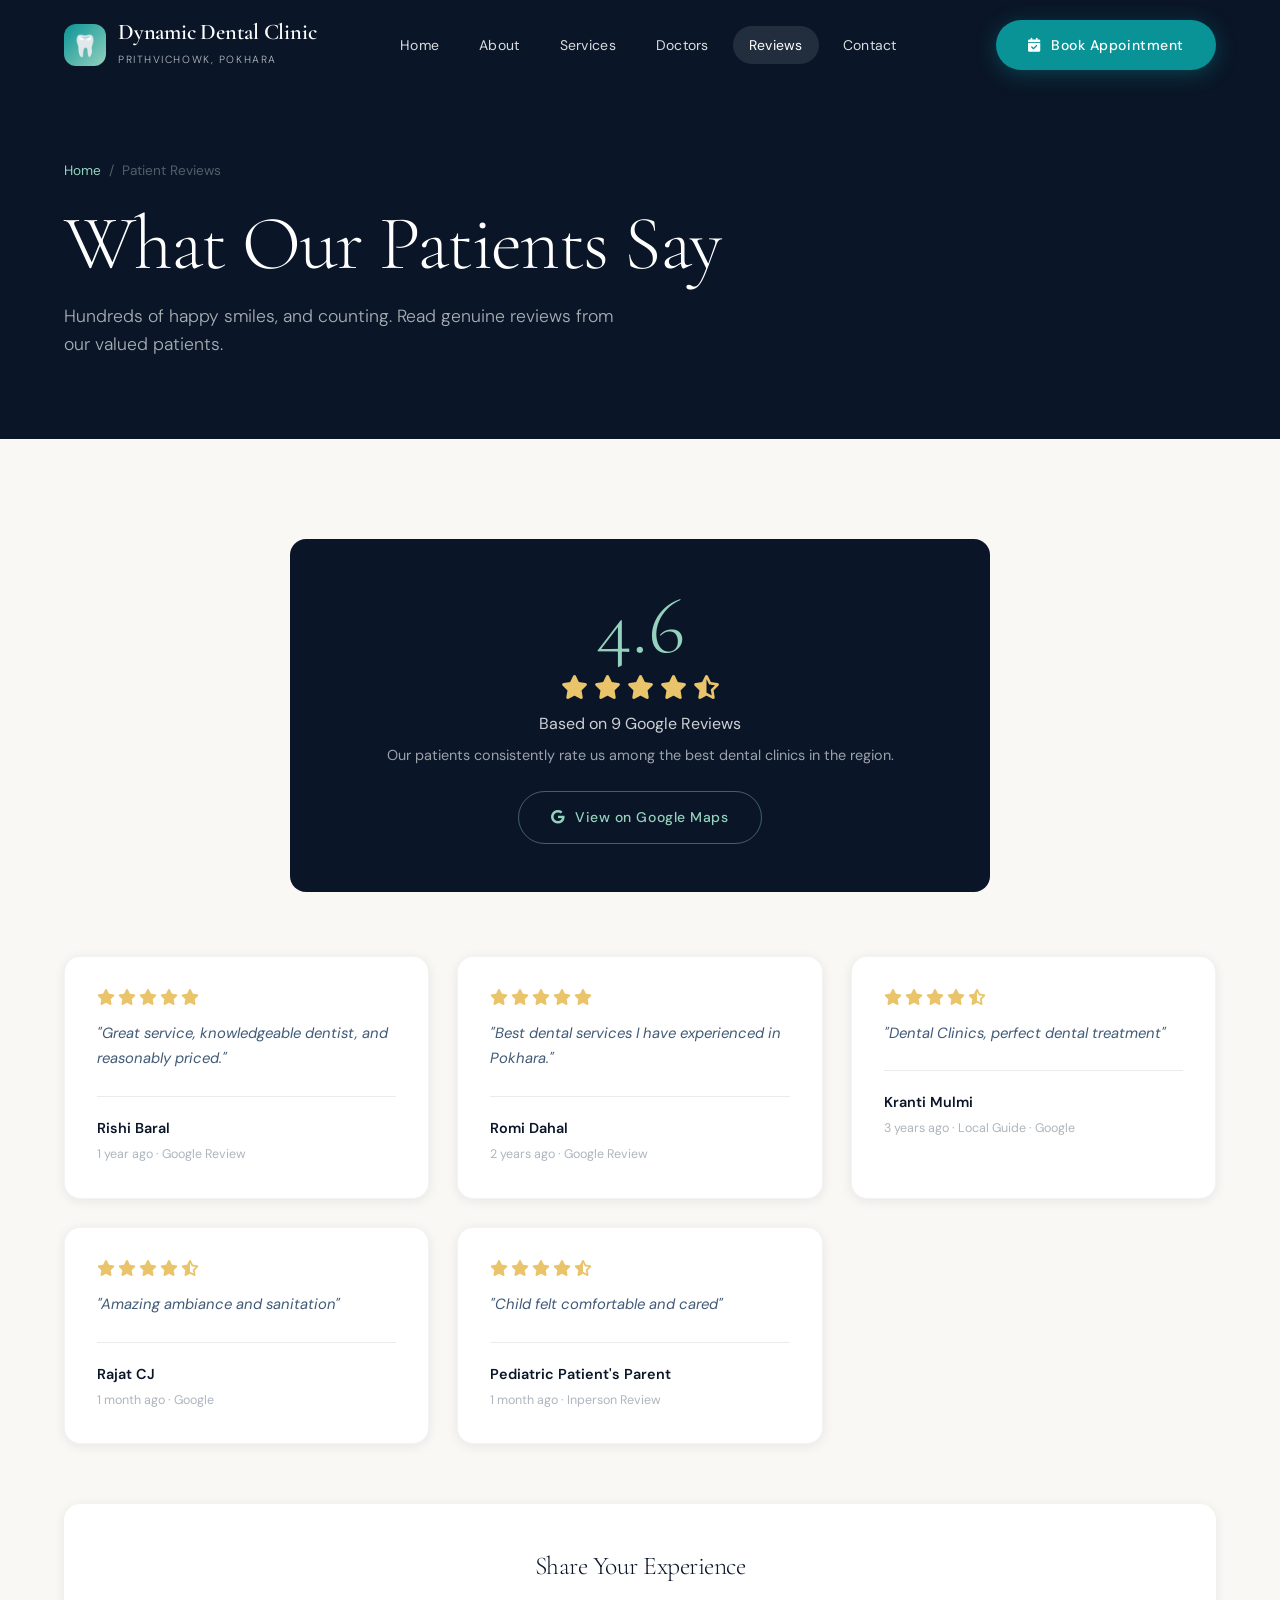
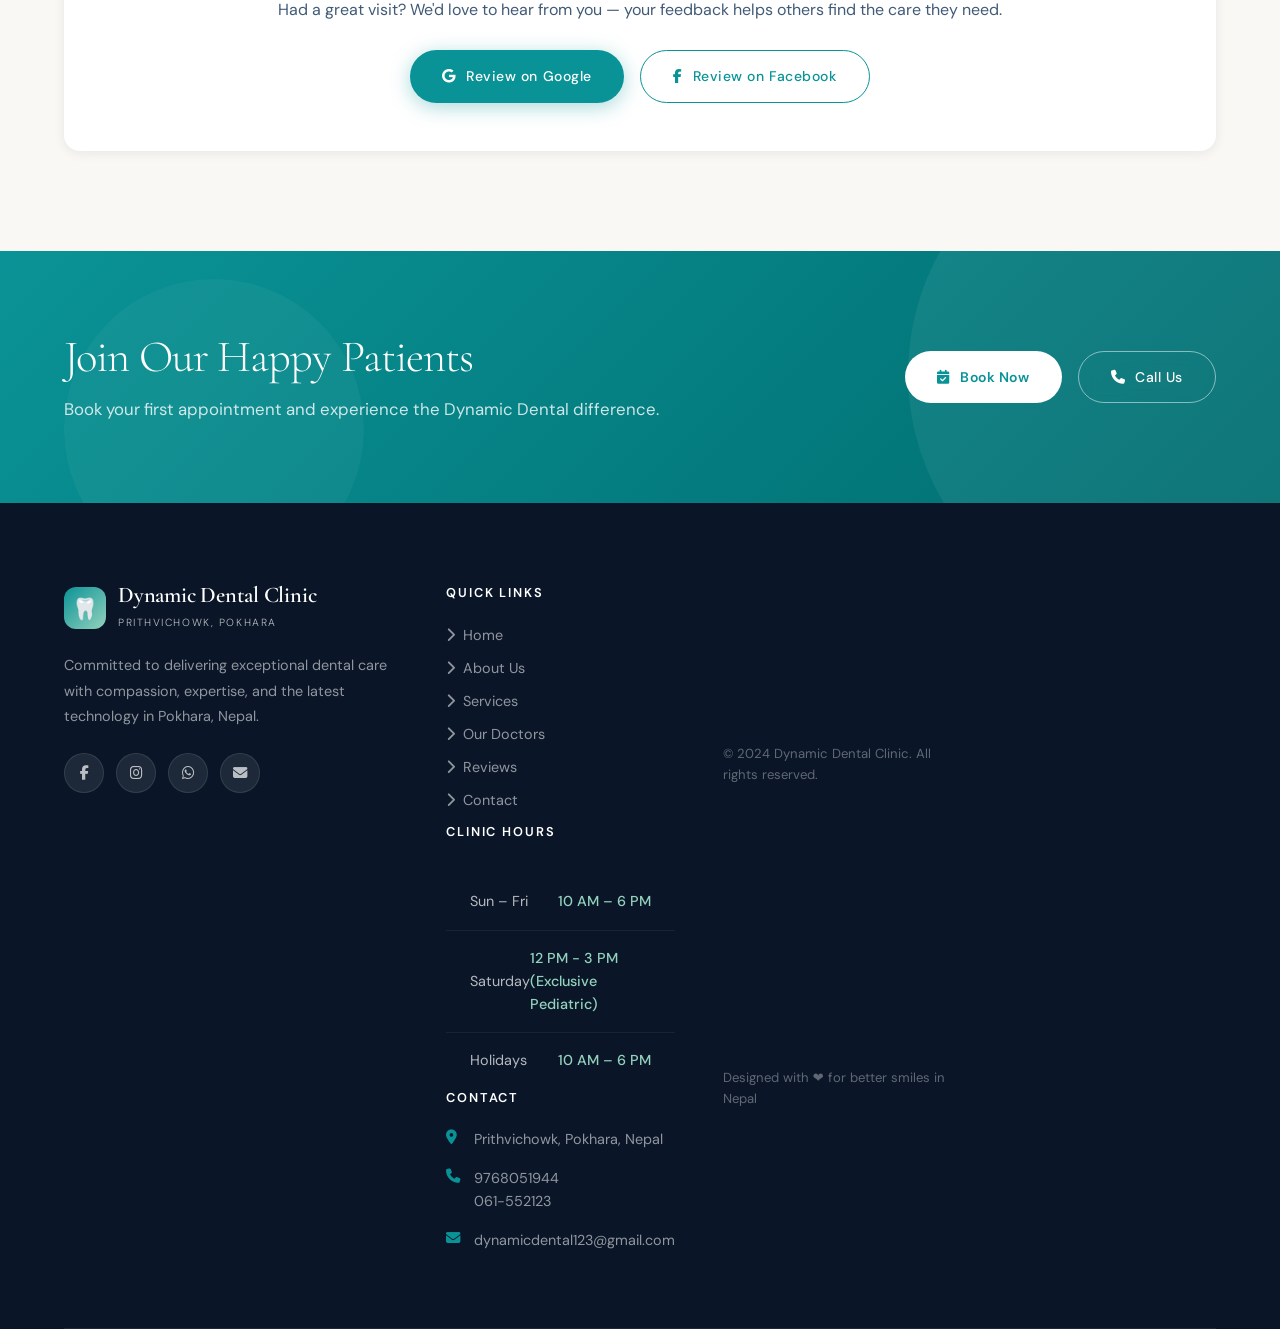
<file: testimonials.html>
<!DOCTYPE html>
<html lang="en">
<head>
  <meta charset="UTF-8" />
  <meta name="viewport" content="width=device-width, initial-scale=1.0" />
  <meta name="description" content="Patient reviews and testimonials for Dynamic Dental Clinic — Rated 4.6/5 on Google. Real stories from real patients in Pokhara, Nepal." />
  <title>Patient Reviews | Dynamic Dental Prithvichowk, Pokhara</title>
  <link rel="stylesheet" href="style.css" />
  <link href="https://fonts.googleapis.com/css2?family=Cormorant+Garamond:ital,wght@0,300;0,400;0,600;1,300&family=DM+Sans:ital,wght@0,300;0,400;0,500;1,300&display=swap" rel="stylesheet" />
  <link rel="stylesheet" href="https://cdnjs.cloudflare.com/ajax/libs/font-awesome/6.5.0/css/all.min.css" />
</head>
<body>

  <!-- NAVIGATION -->
  <nav id="navbar">
    <div class="container">
      <div class="nav-inner">
        <a href="index.html" class="nav-logo">
          <div class="logo-icon">🦷</div>
          <div>
            <span class="logo-text-main">Dynamic Dental Clinic</span>
            <span class="logo-text-sub">Prithvichowk, Pokhara</span>
          </div>
        </a>
        <div class="nav-links">
          <a href="index.html">Home</a>
          <a href="about.html">About</a>
          <a href="services.html">Services</a>
          <a href="team.html">Doctors</a>
          <a href="testimonials.html" class="active">Reviews</a>
          <a href="contact.html">Contact</a>
        </div>
        <a href="contact.html#appointment" class="btn btn-primary nav-cta">
          <i class="fas fa-calendar-check"></i> Book Appointment
        </a>
        <button class="hamburger" id="hamburger" aria-label="Toggle mobile menu">
          <span></span><span></span><span></span>
        </button>
      </div>
    </div>
  </nav>
  <div class="mobile-overlay" id="mobile-overlay"></div>
  <div class="mobile-nav" id="mobile-nav">
    <a href="index.html">🏠 Home</a>
    <a href="about.html">🏥 About Us</a>
    <a href="services.html">🦷 Services</a>
    <a href="team.html">👨‍⚕️ Our Doctors</a>
    <a href="testimonials.html">⭐ Reviews</a>
    <a href="contact.html">📞 Contact</a>
  </div>

  <!-- PAGE HERO -->
  <section class="page-hero">
    <div class="container">
      <div class="page-hero-content">
        <nav class="breadcrumb" aria-label="Breadcrumb">
          <a href="index.html">Home</a>
          <span>/</span>
          <span>Patient Reviews</span>
        </nav>
        <h1 class="display-heading">What Our Patients Say</h1>
        <p>Hundreds of happy smiles, and counting. Read genuine reviews from our valued patients.</p>
      </div>
    </div>
  </section>

  <!-- RATING OVERVIEW -->
  <section class="section-padding bg-cream">
    <div class="container">
      <div class="rating-overview fade-up" style="max-width:700px;margin:0 auto 64px;">
        <div class="rating-big">4.6</div>
        <div class="rating-stars-big">
          <i class="fas fa-star"></i>
          <i class="fas fa-star"></i>
          <i class="fas fa-star"></i>
          <i class="fas fa-star"></i>
          <i class="fas fa-star-half-alt"></i>
        </div>
        <p style="color:rgba(255,255,255,0.8);font-size:1rem;margin-bottom:8px;">Based on 9 Google Reviews</p>
        <p>Our patients consistently rate us among the best dental clinics in the region.</p>
        <a href="https://maps.app.goo.gl/XFTjRbN99mZsaYDN8" target="_blank" rel="noopener" class="btn btn-ghost" style="margin-top:24px;color:var(--teal-light);border-color:rgba(148,210,189,0.4);">
          <i class="fab fa-google"></i> View on Google Maps
        </a>
      </div>

      <!-- REVIEWS GRID -->
      <div class="testimonials-grid">

        <div class="testimonial-full-card fade-up delay-1">
          <div class="review-stars">
            <i class="fas fa-star"></i><i class="fas fa-star"></i><i class="fas fa-star"></i><i class="fas fa-star"></i><i class="fas fa-star"></i>
          </div>
          <p class="review-text">Great service, knowledgeable dentist, and reasonably priced.</p>
          <div class="review-author">
            <!-- <div class="review-avatar">
              <img src="https://images.unsplash.com/photo-1507003211169-0a1dd7228f2d?w=100&q=80" alt="Rishi Baral" loading="lazy" />
            </div> -->
            <div class="review-author-info">
              <strong>Rishi Baral</strong>
              <span>1 year ago · Google Review</span>
            </div>
          </div>
        </div>

        <div class="testimonial-full-card fade-up delay-2">
          <div class="review-stars">
            <i class="fas fa-star"></i><i class="fas fa-star"></i><i class="fas fa-star"></i><i class="fas fa-star"></i><i class="fas fa-star"></i>
          </div>
          <p class="review-text">Best dental services I have experienced in Pokhara.</p>
          <div class="review-author">
            <!-- <div class="review-avatar">
              <img src="https://images.unsplash.com/photo-1494790108377-be9c29b29330?w=100&q=80" alt="Romi Dahal" loading="lazy" />
            </div> -->
            <div class="review-author-info">
              <strong>Romi Dahal</strong>
              <span>2 years ago · Google Review</span>
            </div>
          </div>
        </div>

        <div class="testimonial-full-card fade-up delay-3">
          <div class="review-stars">
            <i class="fas fa-star"></i><i class="fas fa-star"></i><i class="fas fa-star"></i><i class="fas fa-star"></i><i class="fas fa-star-half-alt"></i>
          </div>
          <p class="review-text">Dental Clinics, perfect dental treatment</p>
          <div class="review-author">
            <!-- <div class="review-avatar">
              <img src="https://images.unsplash.com/photo-1500648767791-00dcc994a43e?w=100&q=80" alt="Kranti Mulmi" loading="lazy" />
            </div> -->
            <div class="review-author-info">
              <strong>Kranti Mulmi</strong>
              <span>3 years ago · Local Guide · Google</span>
            </div>
          </div>
        </div>
        <div class="testimonial-full-card fade-up delay-3">
          <div class="review-stars">
            <i class="fas fa-star"></i><i class="fas fa-star"></i><i class="fas fa-star"></i><i class="fas fa-star"></i><i class="fas fa-star-half-alt"></i>
          </div>
          <p class="review-text">Amazing ambiance and sanitation</p>
          <div class="review-author">
            <!-- <div class="review-avatar">
              <img src="https://images.unsplash.com/photo-1500648767791-00dcc994a43e?w=100&q=80" alt="Kranti Mulmi" loading="lazy" />
            </div> -->
            <div class="review-author-info">
              <strong>Rajat CJ</strong>
              <span>1 month ago · Google</span>
            </div>
          </div>
        </div>

        <div class="testimonial-full-card fade-up delay-3">
          <div class="review-stars">
            <i class="fas fa-star"></i><i class="fas fa-star"></i><i class="fas fa-star"></i><i class="fas fa-star"></i><i class="fas fa-star-half-alt"></i>
          </div>
          <p class="review-text">Child felt comfortable and cared</p>
          <div class="review-author">
            <!-- <div class="review-avatar">
              <img src="https://images.unsplash.com/photo-1500648767791-00dcc994a43e?w=100&q=80" alt="Kranti Mulmi" loading="lazy" />
            </div> -->
            <div class="review-author-info">
              <strong>Pediatric Patient's Parent</strong>
              <span>1 month ago · Inperson Review</span>
            </div>
          </div>
        </div>

        <!-- <div class="testimonial-full-card fade-up delay-1">
          <div class="review-stars">
            <i class="fas fa-star"></i><i class="fas fa-star"></i><i class="fas fa-star"></i><i class="fas fa-star"></i><i class="fas fa-star"></i>
          </div>
          <p class="review-text">I had my wisdom teeth removed here and was dreading the whole procedure. The surgical team was exceptional — they explained every step, the pain management was perfect, and recovery was smooth. Thank you!</p>
          <div class="review-author">
            <div class="review-avatar" style="background:var(--teal);color:var(--white);font-size:1.2rem;display:flex;align-items:center;justify-content:center;">S</div>
            <div class="review-author-info">
              <strong>Sunita Karki</strong>
              <span>8 months ago · Google Review</span>
            </div>
          </div>
        </div>

        <div class="testimonial-full-card fade-up delay-2">
          <div class="review-stars">
            <i class="fas fa-star"></i><i class="fas fa-star"></i><i class="fas fa-star"></i><i class="fas fa-star"></i><i class="fas fa-star"></i>
          </div>
          <p class="review-text">Brought my 8-year-old daughter here and she loved it! The doctors are so patient with children. She was laughing during the whole appointment. Amazing experience for both of us.</p>
          <div class="review-author">
            <div class="review-avatar">
              <img src="https://images.unsplash.com/photo-1438761681033-6461ffad8d80?w=100&q=80" alt="Priya Sharma" loading="lazy" />
            </div>
            <div class="review-author-info">
              <strong>Priya Sharma</strong>
              <span>6 months ago · Google Review</span>
            </div>
          </div>
        </div>

        <div class="testimonial-full-card fade-up delay-3">
          <div class="review-stars">
            <i class="fas fa-star"></i><i class="fas fa-star"></i><i class="fas fa-star"></i><i class="fas fa-star"></i><i class="fas fa-star"></i>
          </div>
          <p class="review-text">Had a root canal and was terrified going in. The dentist was so reassuring and the procedure was genuinely painless. The pricing was also very fair for the level of care. Absolutely recommend.</p>
          <div class="review-author">
            <div class="review-avatar" style="background:var(--navy);color:var(--white);font-size:1.2rem;display:flex;align-items:center;justify-content:center;">R</div>
            <div class="review-author-info">
              <strong>Ram Prasad Adhikari</strong>
              <span>4 months ago · Google Review</span>
            </div>
          </div>
        </div>

        <div class="testimonial-full-card fade-up delay-1">
          <div class="review-stars">
            <i class="fas fa-star"></i><i class="fas fa-star"></i><i class="fas fa-star"></i><i class="fas fa-star"></i><i class="fas fa-star"></i>
          </div>
          <p class="review-text">The teeth whitening treatment gave me incredible results. My smile is so much brighter now and I feel so confident. The whole process was comfortable and the staff were lovely throughout.</p>
          <div class="review-author">
            <div class="review-avatar">
              <img src="https://images.unsplash.com/photo-1534528741775-53994a69daeb?w=100&q=80" alt="Anita Gurung" loading="lazy" />
            </div>
            <div class="review-author-info">
              <strong>Anita Gurung</strong>
              <span>2 months ago · Google Review</span>
            </div>
          </div>
        </div>

        <div class="testimonial-full-card fade-up delay-2">
          <div class="review-stars">
            <i class="fas fa-star"></i><i class="fas fa-star"></i><i class="fas fa-star"></i><i class="fas fa-star"></i><i class="fas fa-star-half-alt"></i>
          </div>
          <p class="review-text">Very professional clinic. The braces treatment I received was outstanding. Dr. Namrata monitored my progress at every appointment and gave me detailed guidance on care. So happy with my straight smile!</p>
          <div class="review-author">
            <div class="review-avatar" style="background:var(--teal);color:var(--white);font-size:1.2rem;display:flex;align-items:center;justify-content:center;">B</div>
            <div class="review-author-info">
              <strong>Binod Thapa</strong>
              <span>5 months ago · Google Review</span>
            </div>
          </div>
        </div>

        <div class="testimonial-full-card fade-up delay-3">
          <div class="review-stars">
            <i class="fas fa-star"></i><i class="fas fa-star"></i><i class="fas fa-star"></i><i class="fas fa-star"></i><i class="fas fa-star"></i>
          </div>
          <p class="review-text">From the moment I walked in, I was impressed by the cleanliness and the warmth of the reception staff. The dentist was thorough, gentle, and answered all my questions with patience. Best clinic in Pokhara.</p>
          <div class="review-author">
            <div class="review-avatar">
              <img src="https://images.unsplash.com/photo-1472099645785-5658abf4ff4e?w=100&q=80" alt="Mohan Budhathoki" loading="lazy" />
            </div>
            <div class="review-author-info">
              <strong>Mohan Budhathoki</strong>
              <span>3 weeks ago · Google Review</span>
            </div>
          </div>
        </div> -->

      </div>

      <!-- LEAVE A REVIEW CTA -->
      <div style="text-align:center;margin-top:60px;padding:48px;background:var(--white);border-radius:var(--radius);box-shadow:var(--shadow-sm);" class="fade-up">
        <h3 class="display-heading" style="color:var(--navy);margin-bottom:16px;">Share Your Experience</h3>
        <p style="color:var(--text-mid);margin-bottom:28px;">Had a great visit? We'd love to hear from you — your feedback helps others find the care they need.</p>
        <div style="display:flex;gap:16px;justify-content:center;flex-wrap:wrap;">
          <a href="https://maps.app.goo.gl/XFTjRbN99mZsaYDN8" target="_blank" rel="noopener" class="btn btn-primary">
            <i class="fab fa-google"></i> Review on Google
          </a>
          <a href="#" target="_blank" rel="noopener" class="btn btn-ghost">
            <i class="fab fa-facebook-f"></i> Review on Facebook
          </a>
        </div>
      </div>
    </div>
  </section>

  <!-- CTA -->
  <section class="cta-banner">
    <div class="container">
      <div class="cta-inner">
        <div class="cta-text">
          <h2 class="display-heading">Join Our Happy Patients</h2>
          <p>Book your first appointment and experience the Dynamic Dental difference.</p>
        </div>
        <div class="cta-actions">
          <a href="contact.html#appointment" class="btn btn-white">
            <i class="fas fa-calendar-check"></i> Book Now
          </a>
          <a href="tel:+97761552123" class="btn btn-outline">
            <i class="fas fa-phone"></i> Call Us
          </a>
        </div>
      </div>
    </div>
  </section>

  <!-- FOOTER -->
  <footer>
    <div class="container">
      <div class="footer-grid">
        <div class="footer-brand">
          <a href="index.html" class="nav-logo">
            <div class="logo-icon">🦷</div>
            <div>
              <span class="logo-text-main">Dynamic Dental Clinic</span>
              <span class="logo-text-sub">Prithvichowk, Pokhara</span>
            </div>
          </a>
          <p class="footer-desc">Committed to delivering exceptional dental care with compassion, expertise, and the latest technology in Pokhara, Nepal.</p>
          <div class="footer-social">
            <a href="#" target="_blank" rel="noopener" class="social-link"><i class="fab fa-facebook-f"></i></a>
            <a href="#" class="social-link"><i class="fab fa-instagram"></i></a>
            <a href="#" class="social-link"><i class="fab fa-whatsapp"></i></a>
            <a href="mailto:dynamicdental123@gmail.com" class="social-link"><i class="fas fa-envelope"></i></a>
          </div>
        </div>
        <div class="footer-col">
          <h5>Quick Links</h5>
          <ul class="footer-links">
            <li><a href="index.html"><i class="fas fa-chevron-right"></i> Home</a></li>
            <li><a href="about.html"><i class="fas fa-chevron-right"></i> About Us</a></li>
            <li><a href="services.html"><i class="fas fa-chevron-right"></i> Services</a></li>
            <li><a href="team.html"><i class="fas fa-chevron-right"></i> Our Doctors</a></li>
            <li><a href="testimonials.html"><i class="fas fa-chevron-right"></i> Reviews</a></li>
            <li><a href="contact.html"><i class="fas fa-chevron-right"></i> Contact</a></li>
          </ul>
        <div class="footer-col">
          <h5>Clinic Hours</h5>
          <div class="hours-table">
            <div class="hours-row"><span class="day">Sun – Fri</span><span class="time">10 AM – 6 PM</span></div>
            <div class="hours-row"><span class="day">Saturday</span><span class="time">12 PM - 3 PM (Exclusive Pediatric)</span></div>
            <div class="hours-row"><span class="day">Holidays</span><span class="time">10 AM – 6 PM</span></div>
          </div>
        </div>
        <div class="footer-col">
          <h5>Contact</h5>
          <ul class="footer-contact">
            <li><i class="fas fa-location-dot"></i><span>Prithvichowk, Pokhara, Nepal</span></li>
            <li>
              <i class="fas fa-phone"></i>
              <div>
                <a href="tel:+9779768051944">9768051944</a><br/>
                <a href="tel:+97761550123">061-552123</a>
              </div>
            </li>
            <li><i class="fas fa-envelope"></i><a href="mailto:dynamicdental123@gmail.com">dynamicdental123@gmail.com</a></li>
          </ul>
        </div>
      </div>
      <div class="footer-bottom">
        <span>© 2024 Dynamic Dental Clinic. All rights reserved.</span>
        <span>Designed with ❤️ for better smiles in Nepal</span>
      </div>
    </div>
  </footer>

  <button id="back-to-top" aria-label="Back to top"><i class="fas fa-arrow-up"></i></button>
  <script src="script.js"></script>
</body>
</html>
</file>
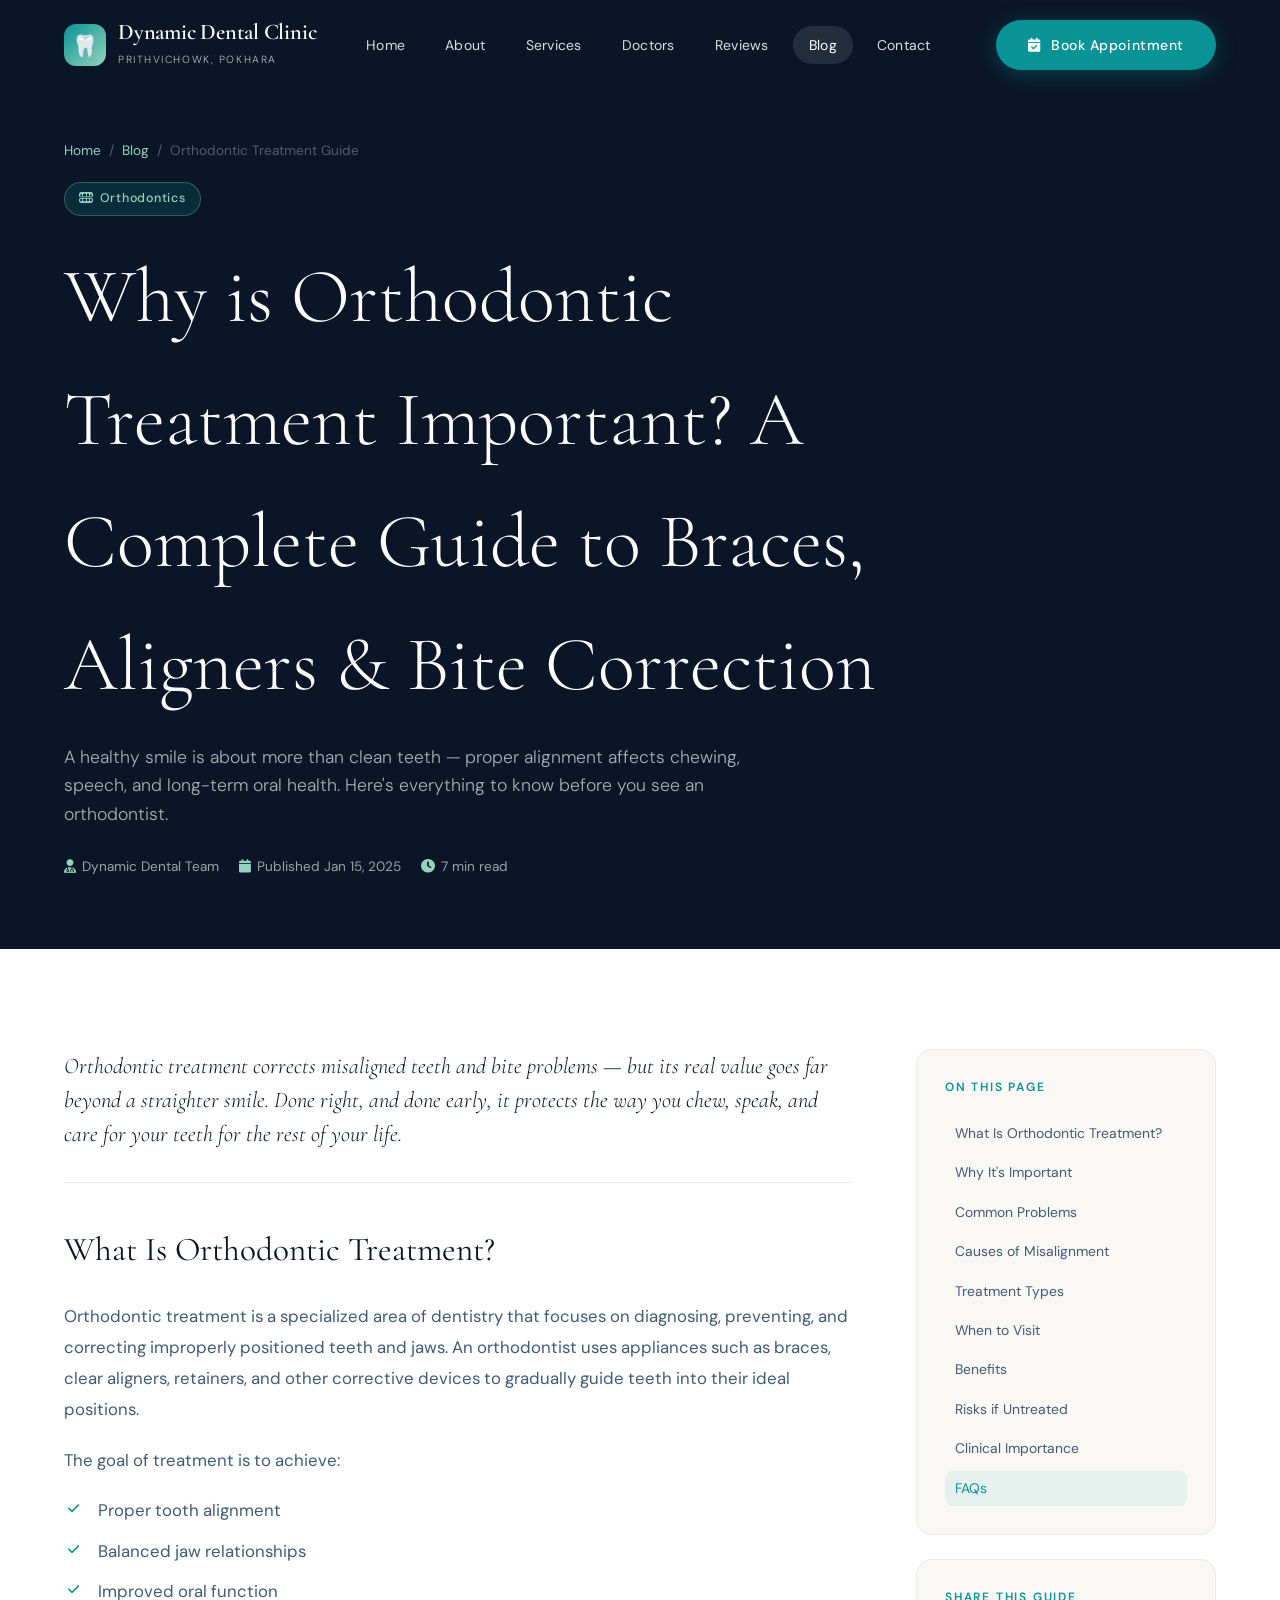
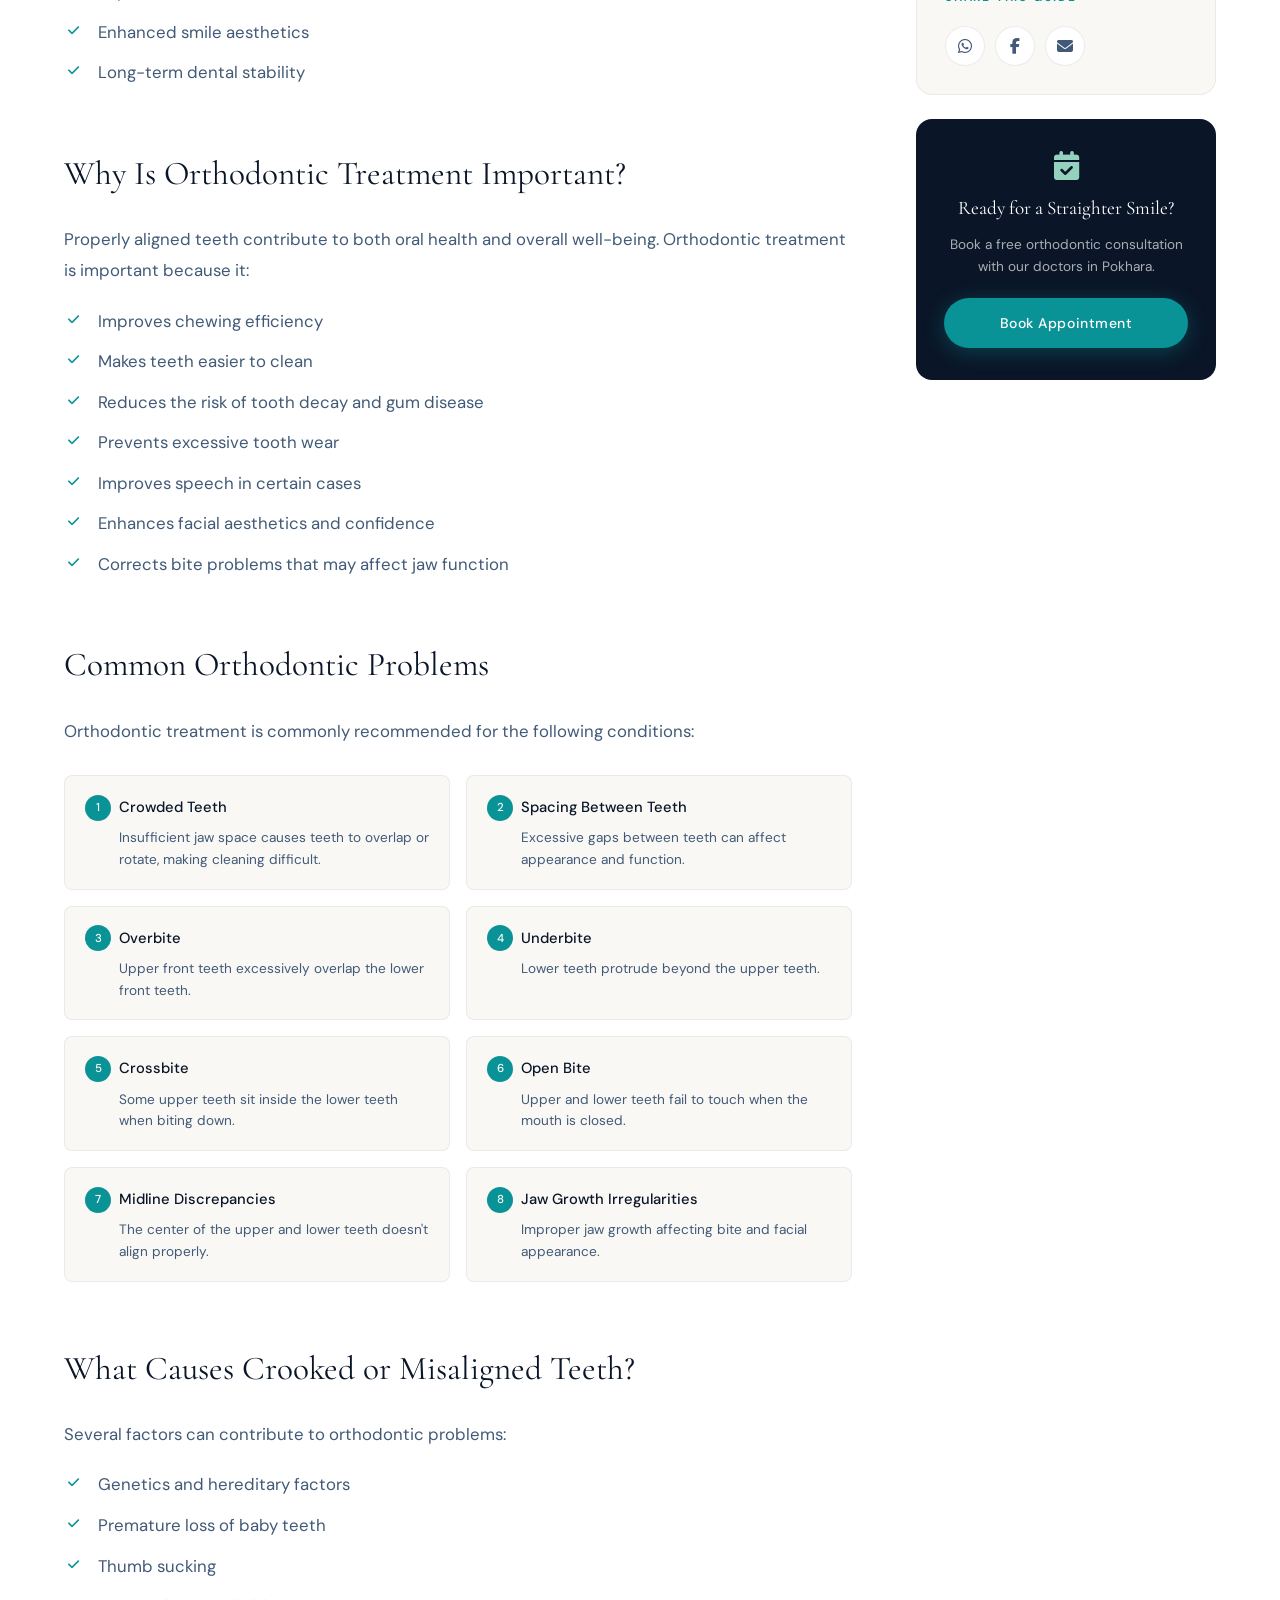
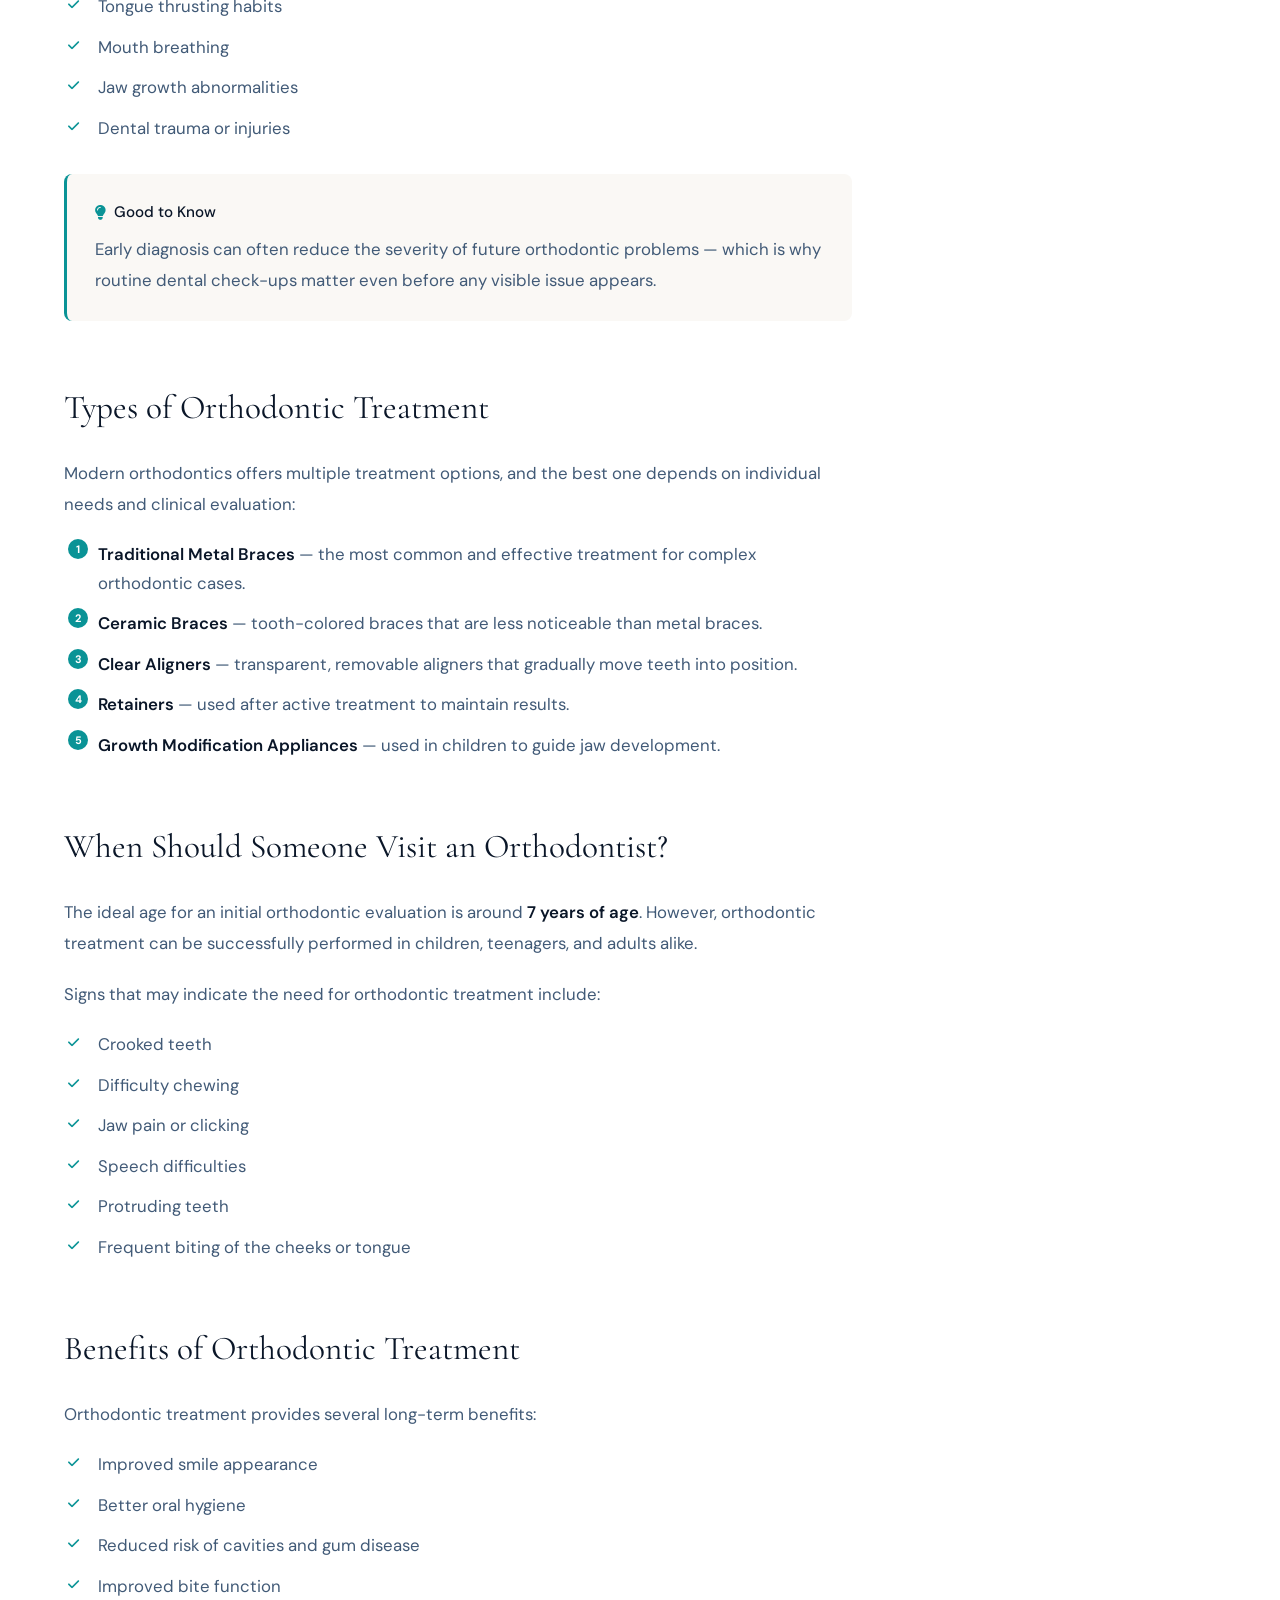
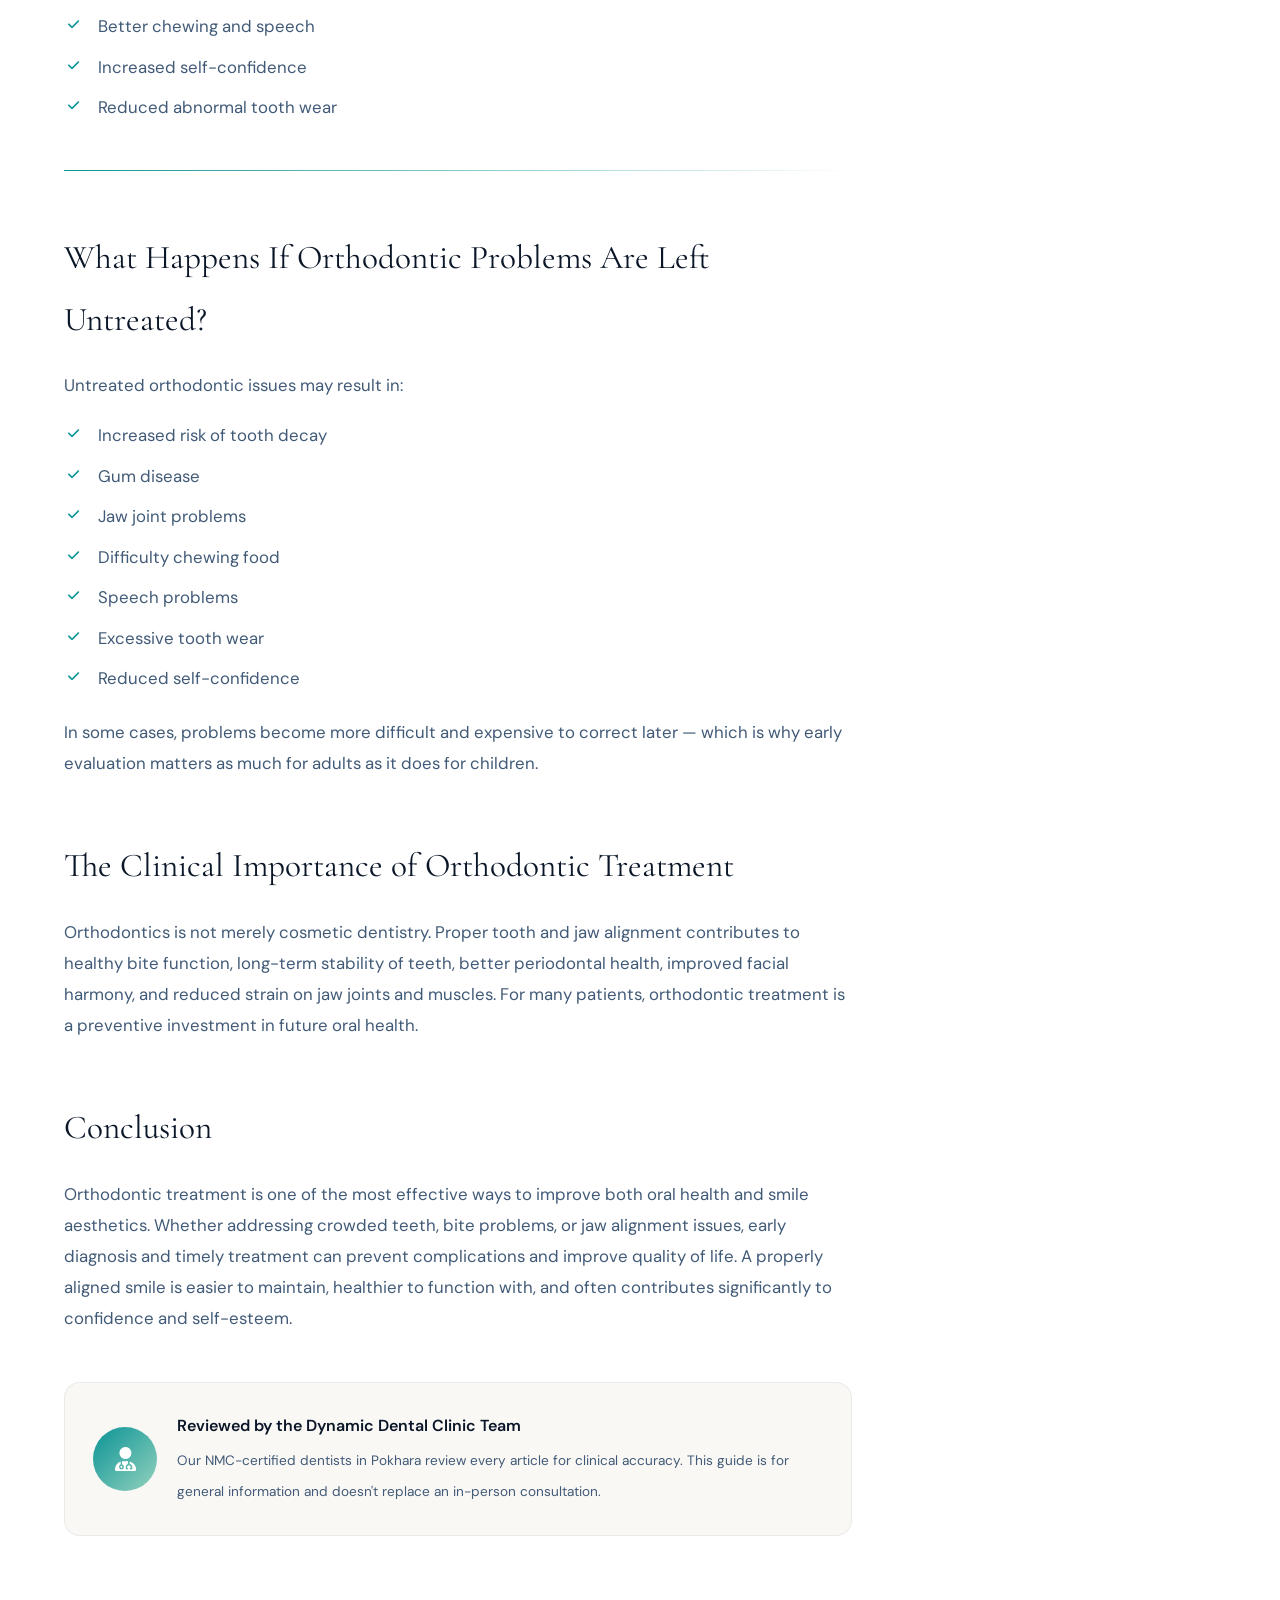
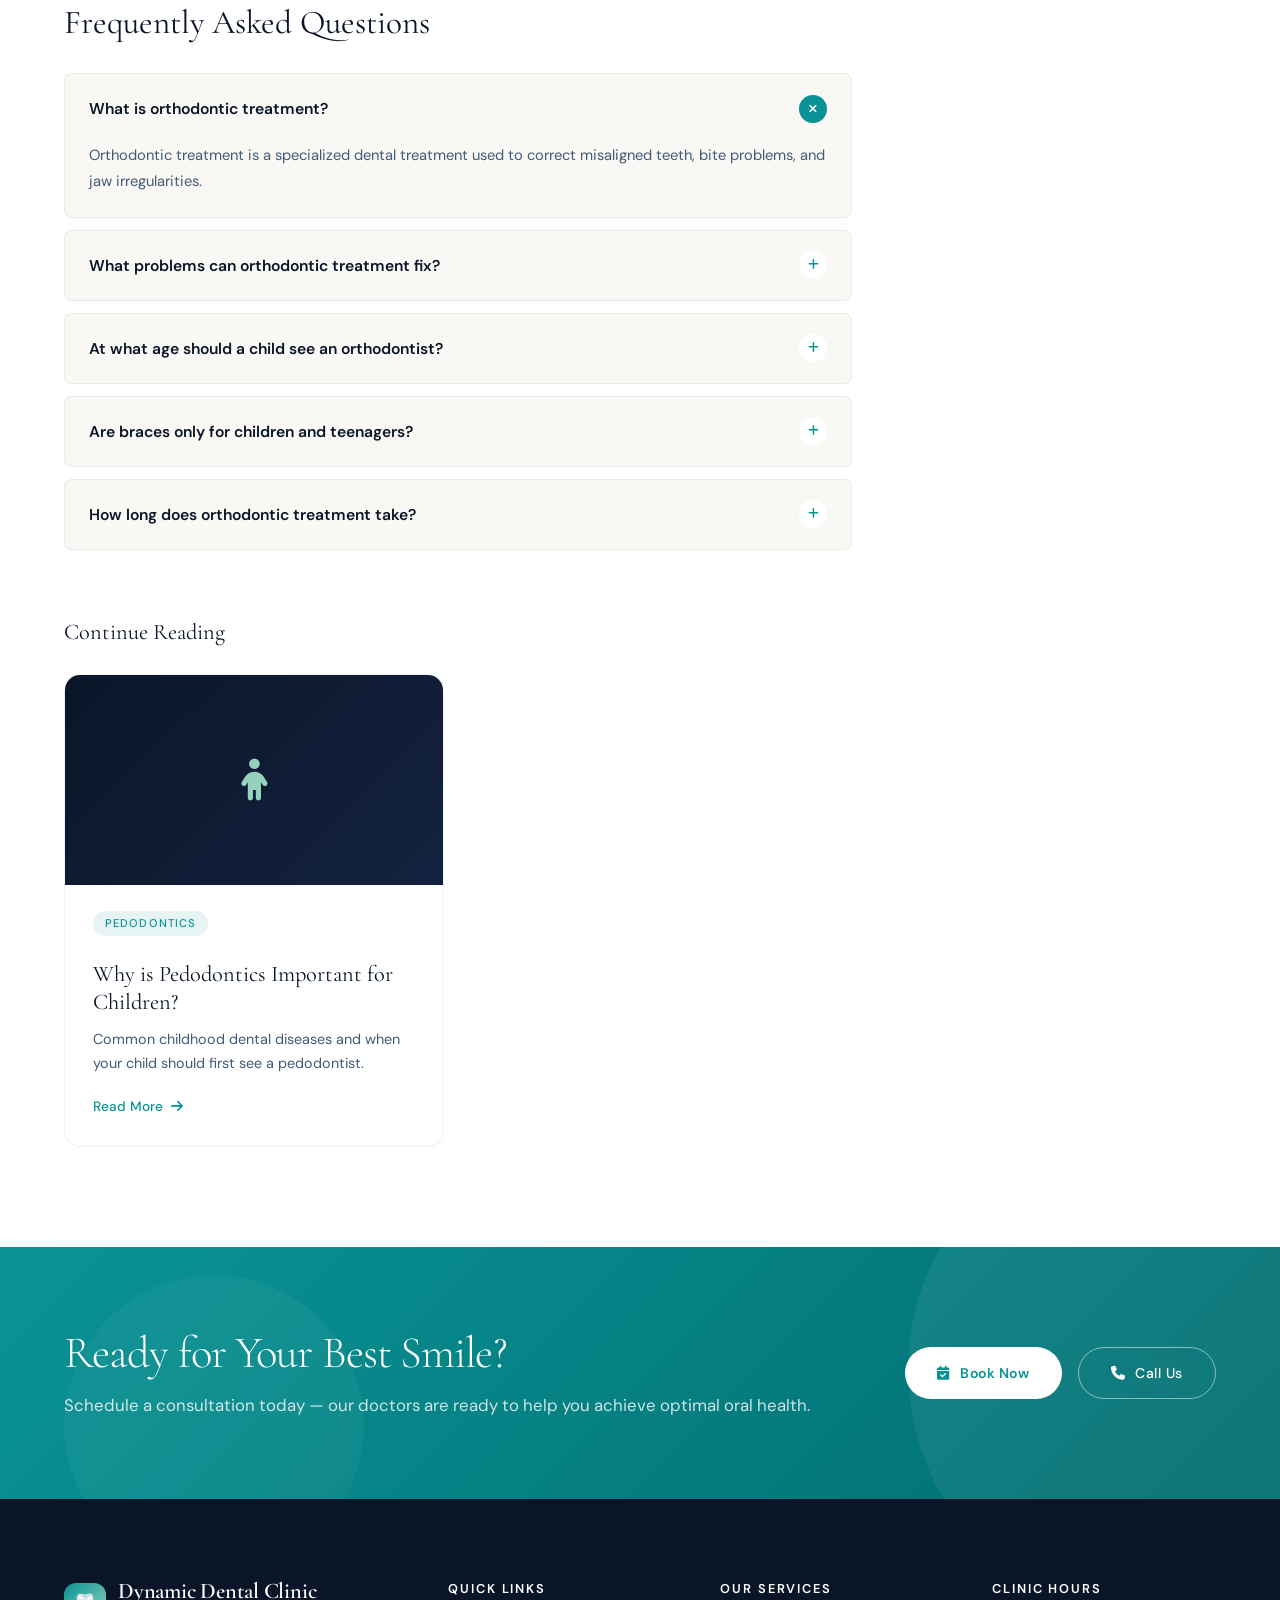
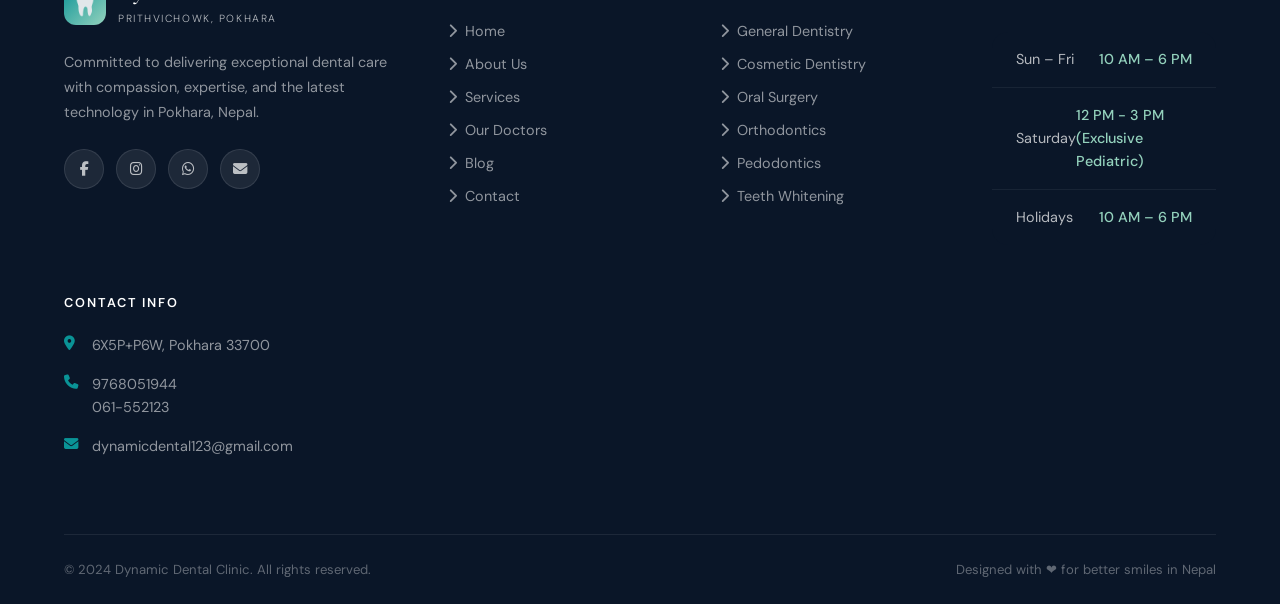
<file: blog/orthodontic-treatment-guide.html>
<!DOCTYPE html>
<html lang="en">
<head>
  <meta charset="UTF-8" />
  <meta name="viewport" content="width=device-width, initial-scale=1.0" />
  <meta name="robots" content="index, follow, max-image-preview:large" />
  <meta name="description" content="Learn why orthodontic treatment is important, common orthodontic problems, treatment options, benefits of braces and clear aligners, and when to visit an orthodontist." />
  <meta name="keywords" content="orthodontic treatment, braces treatment, teeth alignment, orthodontist, clear aligners, crooked teeth treatment, dental braces, bite correction" />
  <link rel="canonical" href="https://dynamicdentalclinic.com/blog/orthodontic-treatment-guide.html" />

  <meta property="og:title" content="Orthodontic Treatment Guide | Benefits of Braces & Teeth Alignment" />
  <meta property="og:description" content="Why orthodontic treatment matters, common bite problems, treatment options and when to see an orthodontist — explained by Dynamic Dental Clinic, Pokhara." />
  <meta property="og:type" content="article" />
  <meta property="og:url" content="https://dynamicdentalclinic.com/blog/orthodontic-treatment-guide.html" />
  <meta property="article:published_time" content="2025-01-15" />
  <meta property="article:section" content="Orthodontics" />
  <meta name="twitter:card" content="summary_large_image" />

  <title>Orthodontic Treatment Guide | Benefits of Braces & Teeth Alignment</title>

  <link rel="stylesheet" href="../style.css" />
  <link rel="stylesheet" href="./styleextra.css" />
  <link rel="preconnect" href="https://fonts.googleapis.com" />
  <link rel="preconnect" href="https://fonts.gstatic.com" crossorigin />
  <link href="https://fonts.googleapis.com/css2?family=Cormorant+Garamond:ital,wght@0,300;0,400;0,600;1,300&family=DM+Sans:ital,wght@0,300;0,400;0,500;1,300&display=swap" rel="stylesheet" />
  <link rel="stylesheet" href="https://cdnjs.cloudflare.com/ajax/libs/font-awesome/6.5.0/css/all.min.css" />

  <script type="application/ld+json">
  {
    "@context": "https://schema.org",
    "@type": "Article",
    "headline": "Why is Orthodontic Treatment Important? A Complete Guide to Braces, Aligners, and Correcting Misaligned Teeth",
    "description": "Learn why orthodontic treatment is important, common orthodontic problems, treatment options, benefits of braces and clear aligners, and when to visit an orthodontist.",
    "author": { "@type": "Organization", "name": "Dynamic Dental Clinic" },
    "publisher": {
      "@type": "Dentist",
      "name": "Dynamic Dental Clinic",
      "telephone": "+977-82-590466",
      "address": { "@type": "PostalAddress", "streetAddress": "Prithvichowk", "addressLocality": "Pokhara", "addressCountry": "NP" }
    },
    "datePublished": "2025-01-15",
    "dateModified": "2025-01-15",
    "inLanguage": "en",
    "mainEntityOfPage": { "@type": "WebPage", "@id": "https://dynamicdentalclinic.com/blog/orthodontic-treatment-guide.html" }
  }
  </script>
  <script type="application/ld+json">
  {
    "@context": "https://schema.org",
    "@type": "FAQPage",
    "mainEntity": [
      { "@type": "Question", "name": "What is orthodontic treatment?", "acceptedAnswer": { "@type": "Answer", "text": "Orthodontic treatment is a specialized dental treatment used to correct misaligned teeth, bite problems, and jaw irregularities." } },
      { "@type": "Question", "name": "What problems can orthodontic treatment fix?", "acceptedAnswer": { "@type": "Answer", "text": "It can correct crowded teeth, spacing issues, overbite, underbite, crossbite, open bite, and jaw alignment problems." } },
      { "@type": "Question", "name": "At what age should a child see an orthodontist?", "acceptedAnswer": { "@type": "Answer", "text": "Most orthodontic associations recommend an initial orthodontic evaluation around the age of 7 years." } },
      { "@type": "Question", "name": "Are braces only for children and teenagers?", "acceptedAnswer": { "@type": "Answer", "text": "No. Orthodontic treatment can be successfully performed in adults as well." } },
      { "@type": "Question", "name": "How long does orthodontic treatment take?", "acceptedAnswer": { "@type": "Answer", "text": "Treatment duration varies depending on the severity of the case but commonly ranges from 12 to 36 months." } }
    ]
  }
  </script>
  <script type="application/ld+json">
  {
    "@context": "https://schema.org",
    "@type": "BreadcrumbList",
    "itemListElement": [
      { "@type": "ListItem", "position": 1, "name": "Home", "item": "https://dynamicdentalclinic.com/" },
      { "@type": "ListItem", "position": 2, "name": "Blog", "item": "https://dynamicdentalclinic.com/blog/" },
      { "@type": "ListItem", "position": 3, "name": "Orthodontic Treatment Guide", "item": "https://dynamicdentalclinic.com/blog/orthodontic-treatment-guide.html" }
    ]
  }
  </script>
</head>
<body>

  <div id="reading-progress"></div>

  <!-- NAVIGATION -->
  <nav id="navbar">
    <div class="container">
      <div class="nav-inner">
        <a href="../index.html" class="nav-logo" aria-label="Dynamic Dental Clinic Home">
          <div class="logo-icon">🦷</div>
          <div>
            <span class="logo-text-main">Dynamic Dental Clinic</span>
            <span class="logo-text-sub">Prithvichowk, Pokhara</span>
          </div>
        </a>
        <div class="nav-links">
          <a href="../index.html">Home</a>
          <a href="../about.html">About</a>
          <a href="../services.html">Services</a>
          <a href="../team.html">Doctors</a>
          <a href="../testimonials.html">Reviews</a>
          <a href="index.html" class="active">Blog</a>
          <a href="../contact.html">Contact</a>
        </div>
        <a href="../contact.html#appointment" class="btn btn-primary nav-cta">
          <i class="fas fa-calendar-check"></i> Book Appointment
        </a>
        <button class="hamburger" id="hamburger" aria-label="Toggle mobile menu">
          <span></span><span></span><span></span>
        </button>
      </div>
    </div>
  </nav>

  <div class="mobile-overlay" id="mobile-overlay"></div>
  <div class="mobile-nav" id="mobile-nav">
    <a href="../index.html">🏠 Home</a>
    <a href="../about.html">🏥 About Us</a>
    <a href="../services.html">🦷 Services</a>
    <a href="../team.html">👨‍⚕️ Our Doctors</a>
    <a href="../testimonials.html">⭐ Reviews</a>
    <a href="index.html">📝 Blog</a>
    <a href="../contact.html">📞 Contact</a>
    <br/>
    <a href="../contact.html#appointment" class="btn btn-primary" style="display:inline-flex;margin-top:16px;">
      <i class="fas fa-calendar-check"></i> Book Appointment
    </a>
  </div>

  <!-- PAGE HERO -->
  <section class="page-hero" style="padding:140px 0 64px;">
    <div class="container page-hero-content">
      <div class="breadcrumb">
        <a href="../index.html">Home</a> <span>/</span> <a href="index.html">Blog</a> <span>/</span> <span>Orthodontic Treatment Guide</span>
      </div>
      <span class="pill-badge" style="background:rgba(10,147,150,0.18);color:var(--teal-light);border-color:rgba(148,210,189,0.3);margin-bottom:20px;">
        <i class="fas fa-teeth-open"></i> Orthodontics
      </span>
      <h1 style="max-width:820px;">Why is Orthodontic Treatment Important? A Complete Guide to Braces, Aligners & Bite Correction</h1>
      <p style="max-width:680px;">A healthy smile is about more than clean teeth — proper alignment affects chewing, speech, and long-term oral health. Here's everything to know before you see an orthodontist.</p>
      <div class="article-meta-bar" style="margin-top:28px;">
        <span><i class="fas fa-user-doctor"></i> Dynamic Dental Team</span>
        <span><i class="fas fa-calendar"></i> Published Jan 15, 2025</span>
        <span><i class="fas fa-clock"></i> 7 min read</span>
      </div>
    </div>
  </section>

  <!-- ARTICLE -->
  <section class="article-section section-padding">
    <div class="container">
      <div class="article-layout">

        <div>
          <article class="article-content">

            <p class="lead">Orthodontic treatment corrects misaligned teeth and bite problems — but its real value goes far beyond a straighter smile. Done right, and done early, it protects the way you chew, speak, and care for your teeth for the rest of your life.</p>

            <h2 id="what-is-orthodontic-treatment">What Is Orthodontic Treatment?</h2>
            <p>Orthodontic treatment is a specialized area of dentistry that focuses on diagnosing, preventing, and correcting improperly positioned teeth and jaws. An orthodontist uses appliances such as braces, clear aligners, retainers, and other corrective devices to gradually guide teeth into their ideal positions.</p>
            <p>The goal of treatment is to achieve:</p>
            <ul>
              <li>Proper tooth alignment</li>
              <li>Balanced jaw relationships</li>
              <li>Improved oral function</li>
              <li>Enhanced smile aesthetics</li>
              <li>Long-term dental stability</li>
            </ul>

            <h2 id="why-important">Why Is Orthodontic Treatment Important?</h2>
            <p>Properly aligned teeth contribute to both oral health and overall well-being. Orthodontic treatment is important because it:</p>
            <ul>
              <li>Improves chewing efficiency</li>
              <li>Makes teeth easier to clean</li>
              <li>Reduces the risk of tooth decay and gum disease</li>
              <li>Prevents excessive tooth wear</li>
              <li>Improves speech in certain cases</li>
              <li>Enhances facial aesthetics and confidence</li>
              <li>Corrects bite problems that may affect jaw function</li>
            </ul>

            <h2 id="common-problems">Common Orthodontic Problems</h2>
            <p>Orthodontic treatment is commonly recommended for the following conditions:</p>
            <div class="condition-grid">
              <div class="condition-card"><h4><span>1</span>Crowded Teeth</h4><p>Insufficient jaw space causes teeth to overlap or rotate, making cleaning difficult.</p></div>
              <div class="condition-card"><h4><span>2</span>Spacing Between Teeth</h4><p>Excessive gaps between teeth can affect appearance and function.</p></div>
              <div class="condition-card"><h4><span>3</span>Overbite</h4><p>Upper front teeth excessively overlap the lower front teeth.</p></div>
              <div class="condition-card"><h4><span>4</span>Underbite</h4><p>Lower teeth protrude beyond the upper teeth.</p></div>
              <div class="condition-card"><h4><span>5</span>Crossbite</h4><p>Some upper teeth sit inside the lower teeth when biting down.</p></div>
              <div class="condition-card"><h4><span>6</span>Open Bite</h4><p>Upper and lower teeth fail to touch when the mouth is closed.</p></div>
              <div class="condition-card"><h4><span>7</span>Midline Discrepancies</h4><p>The center of the upper and lower teeth doesn't align properly.</p></div>
              <div class="condition-card"><h4><span>8</span>Jaw Growth Irregularities</h4><p>Improper jaw growth affecting bite and facial appearance.</p></div>
            </div>

            <h2 id="causes">What Causes Crooked or Misaligned Teeth?</h2>
            <p>Several factors can contribute to orthodontic problems:</p>
            <ul>
              <li>Genetics and hereditary factors</li>
              <li>Premature loss of baby teeth</li>
              <li>Thumb sucking</li>
              <li>Tongue thrusting habits</li>
              <li>Mouth breathing</li>
              <li>Jaw growth abnormalities</li>
              <li>Dental trauma or injuries</li>
            </ul>
            <div class="info-card">
              <h4><i class="fas fa-lightbulb"></i> Good to Know</h4>
              <p>Early diagnosis can often reduce the severity of future orthodontic problems — which is why routine dental check-ups matter even before any visible issue appears.</p>
            </div>

            <h2 id="treatment-types">Types of Orthodontic Treatment</h2>
            <p>Modern orthodontics offers multiple treatment options, and the best one depends on individual needs and clinical evaluation:</p>
            <ol>
              <li><strong>Traditional Metal Braces</strong> — the most common and effective treatment for complex orthodontic cases.</li>
              <li><strong>Ceramic Braces</strong> — tooth-colored braces that are less noticeable than metal braces.</li>
              <li><strong>Clear Aligners</strong> — transparent, removable aligners that gradually move teeth into position.</li>
              <li><strong>Retainers</strong> — used after active treatment to maintain results.</li>
              <li><strong>Growth Modification Appliances</strong> — used in children to guide jaw development.</li>
            </ol>

            <h2 id="when-to-visit">When Should Someone Visit an Orthodontist?</h2>
            <p>The ideal age for an initial orthodontic evaluation is around <strong>7 years of age</strong>. However, orthodontic treatment can be successfully performed in children, teenagers, and adults alike.</p>
            <p>Signs that may indicate the need for orthodontic treatment include:</p>
            <ul>
              <li>Crooked teeth</li>
              <li>Difficulty chewing</li>
              <li>Jaw pain or clicking</li>
              <li>Speech difficulties</li>
              <li>Protruding teeth</li>
              <li>Frequent biting of the cheeks or tongue</li>
            </ul>

            <h2 id="benefits">Benefits of Orthodontic Treatment</h2>
            <p>Orthodontic treatment provides several long-term benefits:</p>
            <ul>
              <li>Improved smile appearance</li>
              <li>Better oral hygiene</li>
              <li>Reduced risk of cavities and gum disease</li>
              <li>Improved bite function</li>
              <li>Better chewing and speech</li>
              <li>Increased self-confidence</li>
              <li>Reduced abnormal tooth wear</li>
            </ul>

            <hr class="article-divider" />

            <h2 id="untreated-risks">What Happens If Orthodontic Problems Are Left Untreated?</h2>
            <p>Untreated orthodontic issues may result in:</p>
            <ul>
              <li>Increased risk of tooth decay</li>
              <li>Gum disease</li>
              <li>Jaw joint problems</li>
              <li>Difficulty chewing food</li>
              <li>Speech problems</li>
              <li>Excessive tooth wear</li>
              <li>Reduced self-confidence</li>
            </ul>
            <p>In some cases, problems become more difficult and expensive to correct later — which is why early evaluation matters as much for adults as it does for children.</p>

            <h2 id="clinical-importance">The Clinical Importance of Orthodontic Treatment</h2>
            <p>Orthodontics is not merely cosmetic dentistry. Proper tooth and jaw alignment contributes to healthy bite function, long-term stability of teeth, better periodontal health, improved facial harmony, and reduced strain on jaw joints and muscles. For many patients, orthodontic treatment is a preventive investment in future oral health.</p>

            <h2>Conclusion</h2>
            <p>Orthodontic treatment is one of the most effective ways to improve both oral health and smile aesthetics. Whether addressing crowded teeth, bite problems, or jaw alignment issues, early diagnosis and timely treatment can prevent complications and improve quality of life. A properly aligned smile is easier to maintain, healthier to function with, and often contributes significantly to confidence and self-esteem.</p>

            <div class="author-box">
              <div class="author-box-avatar"><i class="fas fa-user-doctor"></i></div>
              <div class="author-box-text">
                <strong>Reviewed by the Dynamic Dental Clinic Team</strong>
                <span>Our NMC-certified dentists in Pokhara review every article for clinical accuracy. This guide is for general information and doesn't replace an in-person consultation.</span>
              </div>
            </div>

            <h2 id="faq">Frequently Asked Questions</h2>
            <div class="faq-accordion">
              <details class="faq-item" open>
                <summary>What is orthodontic treatment? <span class="faq-icon"><i class="fas fa-plus"></i></span></summary>
                <div class="faq-answer">Orthodontic treatment is a specialized dental treatment used to correct misaligned teeth, bite problems, and jaw irregularities.</div>
              </details>
              <details class="faq-item">
                <summary>What problems can orthodontic treatment fix? <span class="faq-icon"><i class="fas fa-plus"></i></span></summary>
                <div class="faq-answer">It can correct crowded teeth, spacing issues, overbite, underbite, crossbite, open bite, and jaw alignment problems.</div>
              </details>
              <details class="faq-item">
                <summary>At what age should a child see an orthodontist? <span class="faq-icon"><i class="fas fa-plus"></i></span></summary>
                <div class="faq-answer">Most orthodontic associations recommend an initial orthodontic evaluation around the age of 7 years.</div>
              </details>
              <details class="faq-item">
                <summary>Are braces only for children and teenagers? <span class="faq-icon"><i class="fas fa-plus"></i></span></summary>
                <div class="faq-answer">No. Orthodontic treatment can be successfully performed in adults as well, at any age.</div>
              </details>
              <details class="faq-item">
                <summary>How long does orthodontic treatment take? <span class="faq-icon"><i class="fas fa-plus"></i></span></summary>
                <div class="faq-answer">Treatment duration varies depending on the severity of the case but commonly ranges from 12 to 36 months.</div>
              </details>
            </div>

          </article>

          <!-- Related Posts -->
          <div style="margin-top:64px;">
            <h3 style="font-family:var(--font-display);font-weight:400;color:var(--navy);font-size:1.4rem;margin-bottom:24px;">Continue Reading</h3>
            <div class="related-grid">
              <article class="blog-card">
                <a href="pedodontics-importance.html" aria-label="Why is Pedodontics Important for Children?">
                  <div class="blog-card-img"><div class="blog-icon"><i class="fas fa-child"></i></div></div>
                </a>
                <div class="blog-card-body">
                  <span class="service-tag" style="width:fit-content;">Pedodontics</span>
                  <h3 style="margin-top:12px;"><a href="pedodontics-importance.html">Why is Pedodontics Important for Children?</a></h3>
                  <p>Common childhood dental diseases and when your child should first see a pedodontist.</p>
                  <a href="pedodontics-importance.html" class="service-card-link">Read More <i class="fas fa-arrow-right"></i></a>
                </div>
              </article>
            </div>
          </div>
        </div>

        <!-- SIDEBAR -->
        <aside class="article-sidebar">
          <div class="sidebar-card">
            <h5>On This Page</h5>
            <nav class="toc-list" id="toc">
              <a href="#what-is-orthodontic-treatment">What Is Orthodontic Treatment?</a>
              <a href="#why-important">Why It's Important</a>
              <a href="#common-problems">Common Problems</a>
              <a href="#causes">Causes of Misalignment</a>
              <a href="#treatment-types">Treatment Types</a>
              <a href="#when-to-visit">When to Visit</a>
              <a href="#benefits">Benefits</a>
              <a href="#untreated-risks">Risks if Untreated</a>
              <a href="#clinical-importance">Clinical Importance</a>
              <a href="#faq">FAQs</a>
            </nav>
          </div>

          <div class="sidebar-card">
            <h5>Share This Guide</h5>
            <div class="share-row">
              <a href="https://api.whatsapp.com/send?text=https://dynamicdentalclinic.com/blog/orthodontic-treatment-guide.html" target="_blank" rel="noopener" aria-label="Share on WhatsApp"><i class="fab fa-whatsapp"></i></a>
              <a href="https://www.facebook.com/sharer/sharer.php?u=https://dynamicdentalclinic.com/blog/orthodontic-treatment-guide.html" target="_blank" rel="noopener" aria-label="Share on Facebook"><i class="fab fa-facebook-f"></i></a>
              <a href="mailto:?subject=Orthodontic Treatment Guide&body=https://dynamicdentalclinic.com/blog/orthodontic-treatment-guide.html" aria-label="Share via Email"><i class="fas fa-envelope"></i></a>
            </div>
          </div>

          <div class="sidebar-cta">
            <i class="fas fa-calendar-check"></i>
            <h5>Ready for a Straighter Smile?</h5>
            <p>Book a free orthodontic consultation with our doctors in Pokhara.</p>
            <a href="../contact.html#appointment" class="btn btn-primary">Book Appointment</a>
          </div>
        </aside>

      </div>
    </div>
  </section>

  <!-- CTA BANNER -->
  <section class="cta-banner">
    <div class="container">
      <div class="cta-inner">
        <div class="cta-text">
          <h2 class="display-heading">Ready for Your Best Smile?</h2>
          <p>Schedule a consultation today — our doctors are ready to help you achieve optimal oral health.</p>
        </div>
        <div class="cta-actions">
          <a href="../contact.html#appointment" class="btn btn-white">
            <i class="fas fa-calendar-check"></i> Book Now
          </a>
          <a href="tel:+97761552123" class="btn btn-outline">
            <i class="fas fa-phone"></i> Call Us
          </a>
        </div>
      </div>
    </div>
  </section>

  <!-- FOOTER -->
  <footer>
    <div class="container">
      <div class="footer-grid">
        <div class="footer-brand">
          <a href="../index.html" class="nav-logo">
            <div class="logo-icon">🦷</div>
            <div>
              <span class="logo-text-main">Dynamic Dental Clinic</span>
              <span class="logo-text-sub">Prithvichowk, Pokhara</span>
            </div>
          </a>
          <p class="footer-desc">Committed to delivering exceptional dental care with compassion, expertise, and the latest technology in Pokhara, Nepal.</p>
          <div class="footer-social">
            <a href="#" target="_blank" rel="noopener" class="social-link" aria-label="Facebook"><i class="fab fa-facebook-f"></i></a>
            <a href="#" class="social-link" aria-label="Instagram"><i class="fab fa-instagram"></i></a>
            <a href="#" class="social-link" aria-label="WhatsApp"><i class="fab fa-whatsapp"></i></a>
            <a href="mailto:dynamicdental123@gmail.com" class="social-link" aria-label="Email"><i class="fas fa-envelope"></i></a>
          </div>
        </div>
        <div class="footer-col">
          <h5>Quick Links</h5>
          <ul class="footer-links">
            <li><a href="../index.html"><i class="fas fa-chevron-right"></i> Home</a></li>
            <li><a href="../about.html"><i class="fas fa-chevron-right"></i> About Us</a></li>
            <li><a href="../services.html"><i class="fas fa-chevron-right"></i> Services</a></li>
            <li><a href="../team.html"><i class="fas fa-chevron-right"></i> Our Doctors</a></li>
            <li><a href="index.html"><i class="fas fa-chevron-right"></i> Blog</a></li>
            <li><a href="../contact.html"><i class="fas fa-chevron-right"></i> Contact</a></li>
          </ul>
        </div>
        <div class="footer-col">
          <h5>Our Services</h5>
          <ul class="footer-links">
            <li><a href="../services.html"><i class="fas fa-chevron-right"></i> General Dentistry</a></li>
            <li><a href="../services.html"><i class="fas fa-chevron-right"></i> Cosmetic Dentistry</a></li>
            <li><a href="../services.html"><i class="fas fa-chevron-right"></i> Oral Surgery</a></li>
            <li><a href="../services.html"><i class="fas fa-chevron-right"></i> Orthodontics</a></li>
            <li><a href="../services.html"><i class="fas fa-chevron-right"></i> Pedodontics</a></li>
            <li><a href="../services.html"><i class="fas fa-chevron-right"></i> Teeth Whitening</a></li>
          </ul>
        </div>
        <div class="footer-col">
          <h5>Clinic Hours</h5>
          <div class="hours-table">
            <div class="hours-row"><span class="day">Sun – Fri</span><span class="time">10 AM – 6 PM</span></div>
            <div class="hours-row"><span class="day">Saturday</span><span class="time">12 PM - 3 PM (Exclusive Pediatric)</span></div>
            <div class="hours-row"><span class="day">Holidays</span><span class="time">10 AM – 6 PM</span></div>
          </div>
        </div>
        <div class="footer-col">
          <h5>Contact Info</h5>
          <ul class="footer-contact">
            <li>
              <i class="fas fa-location-dot"></i>
              <span>6X5P+P6W, Pokhara 33700</span>
            </li>
            <li>
              <i class="fas fa-phone"></i>
              <div>
                <a href="tel:+9779768051944">9768051944</a><br/>
                <a href="tel:+97761550123">061-552123</a>
              </div>
            </li>
            <li>
              <i class="fas fa-envelope"></i>
              <a href="mailto:dynamicdental123@gmail.com">dynamicdental123@gmail.com</a>
            </li>
          </ul>
        </div>
      </div>
      <div class="footer-bottom">
        <span>© 2024 Dynamic Dental Clinic. All rights reserved.</span>
        <span>Designed with ❤️ for better smiles in Nepal</span>
      </div>
    </div>
  </footer>

  <button id="back-to-top" aria-label="Back to top"><i class="fas fa-arrow-up"></i></button>

  <script src="../script.js"></script>
  <script src="blogscript.js"></script>
</body>
</html>
</file>
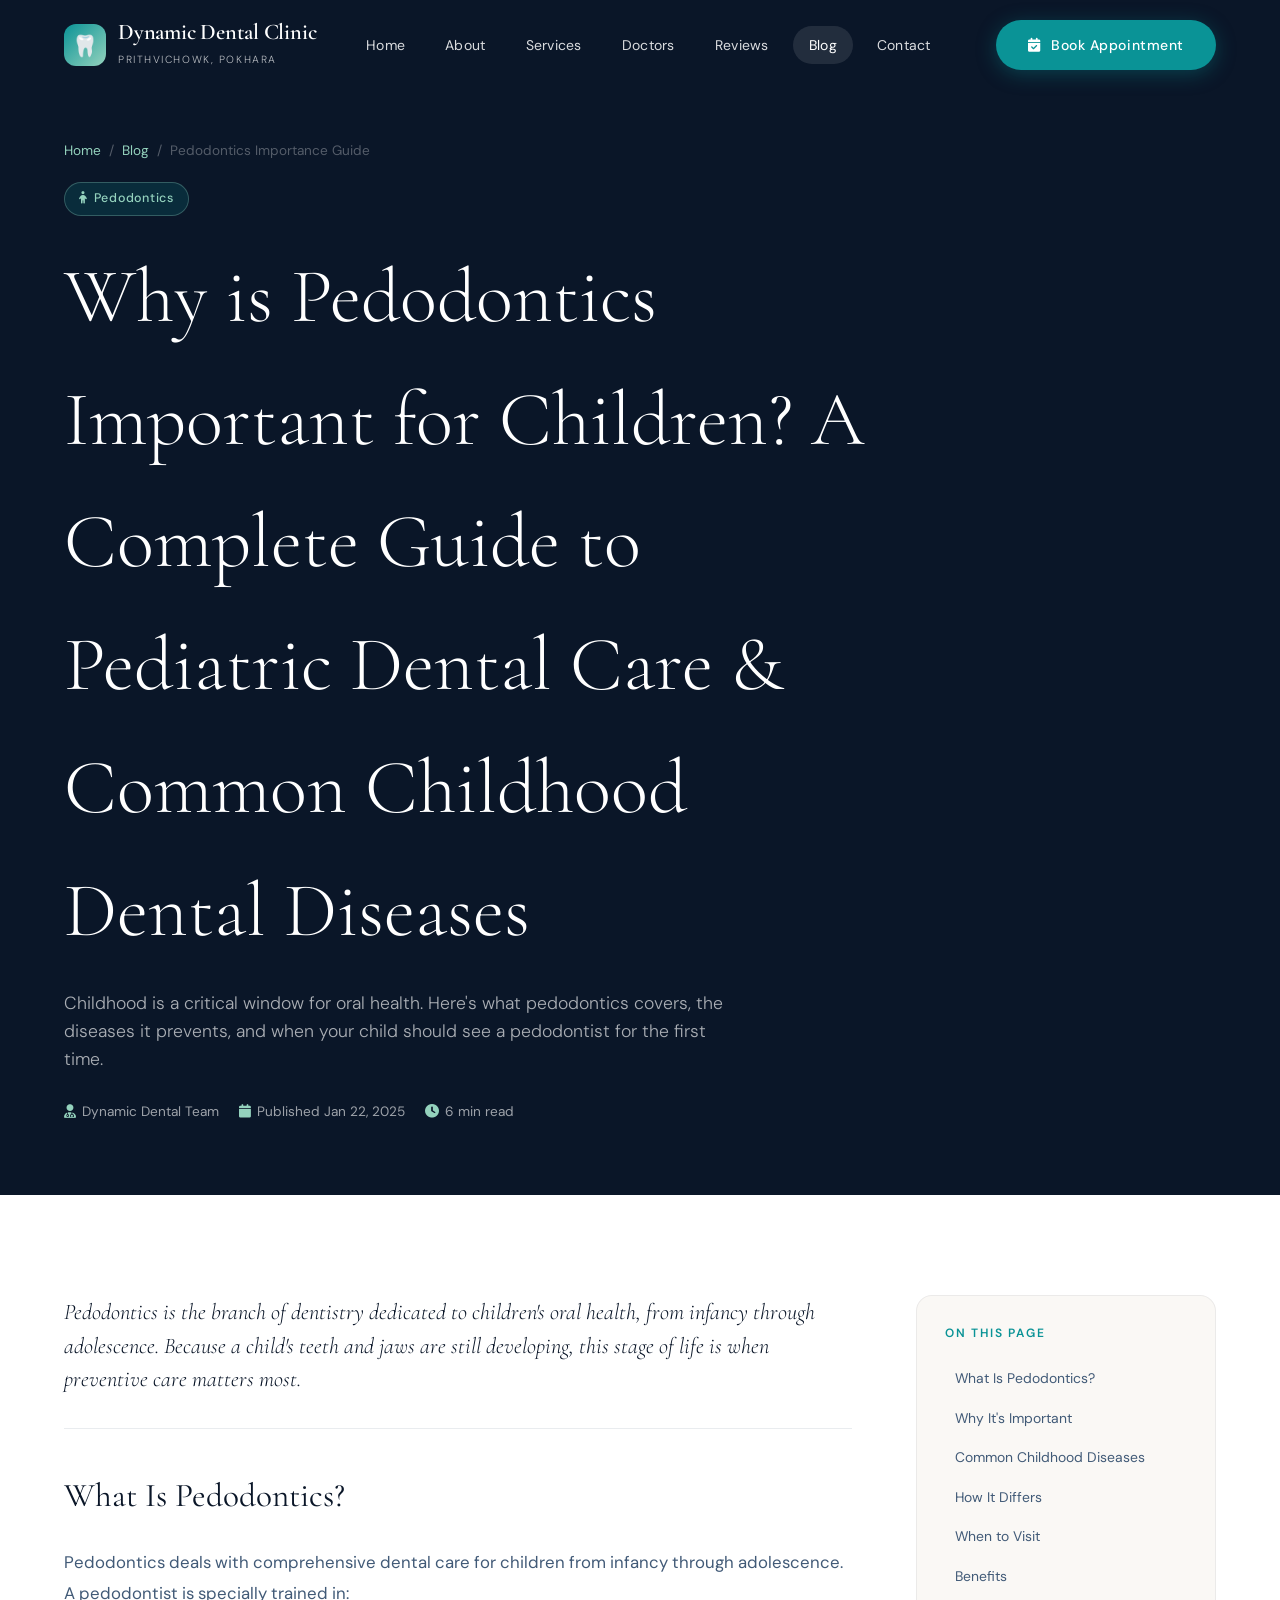
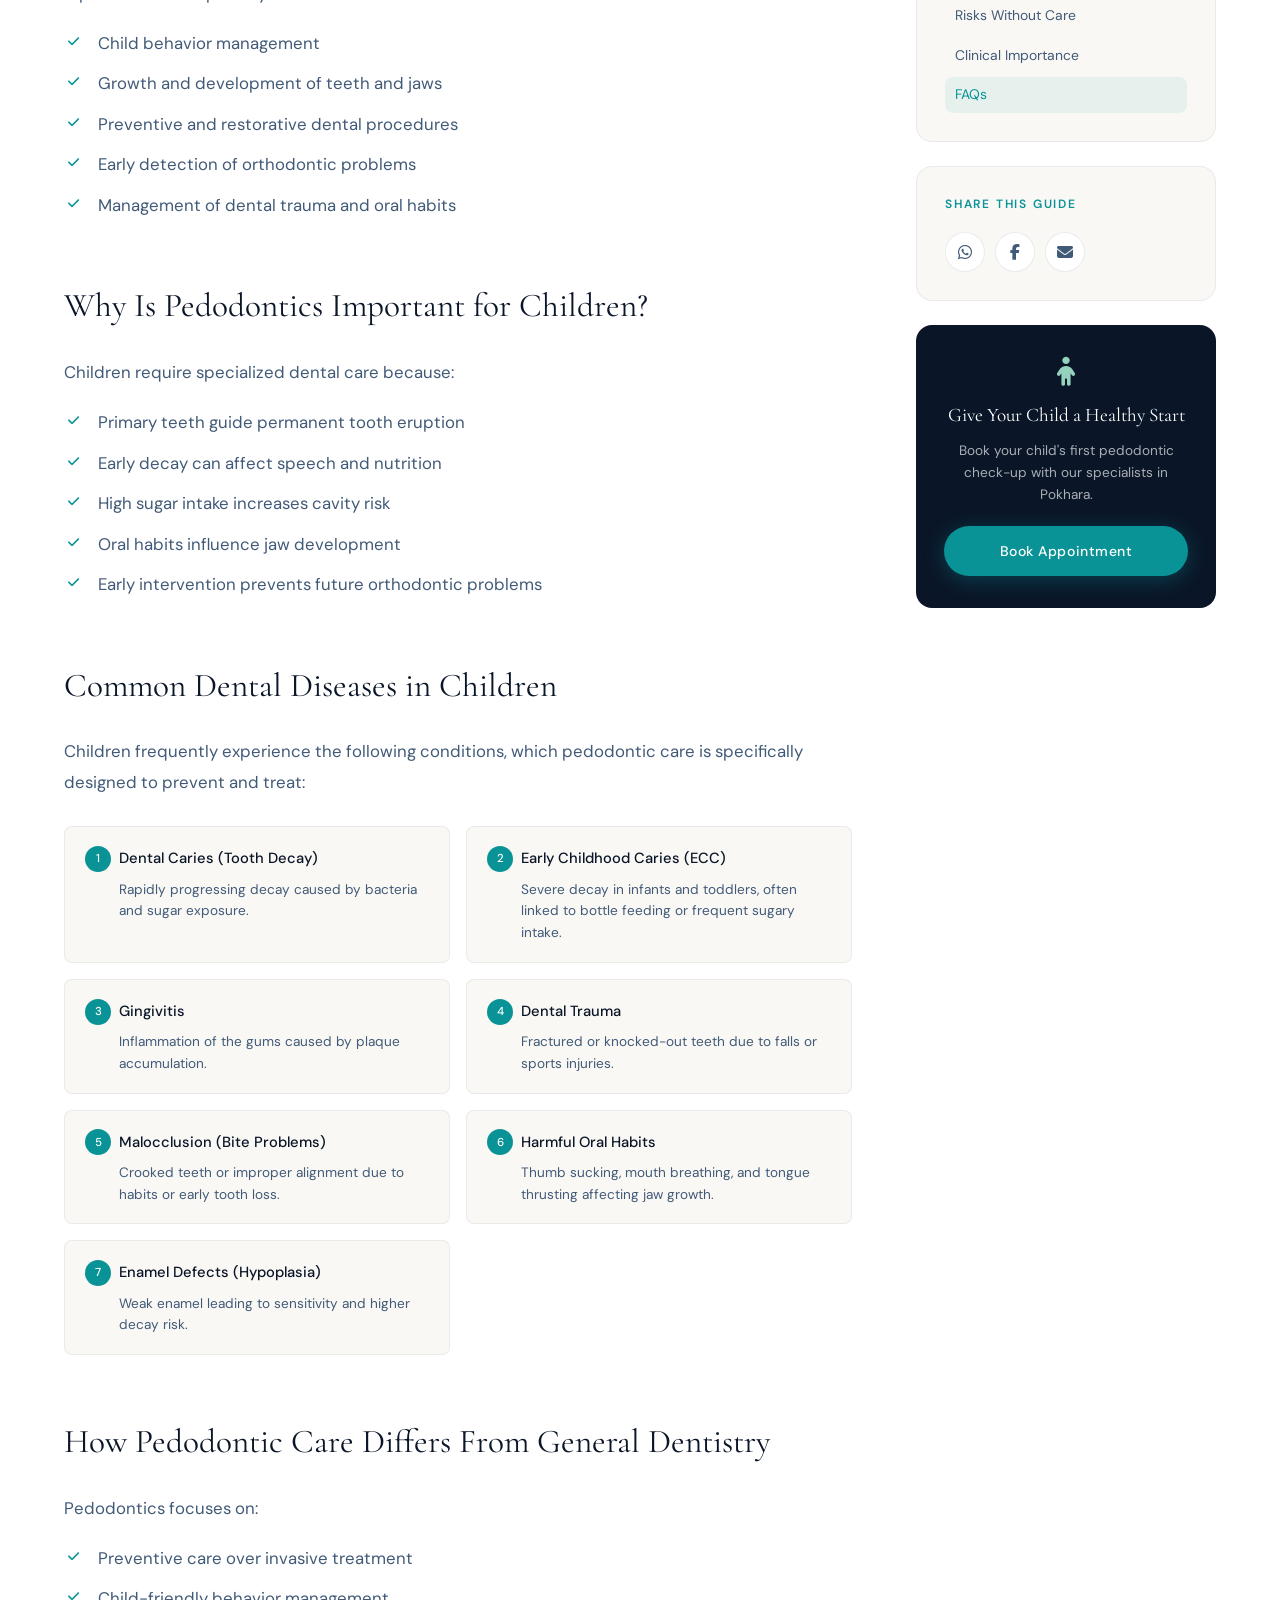
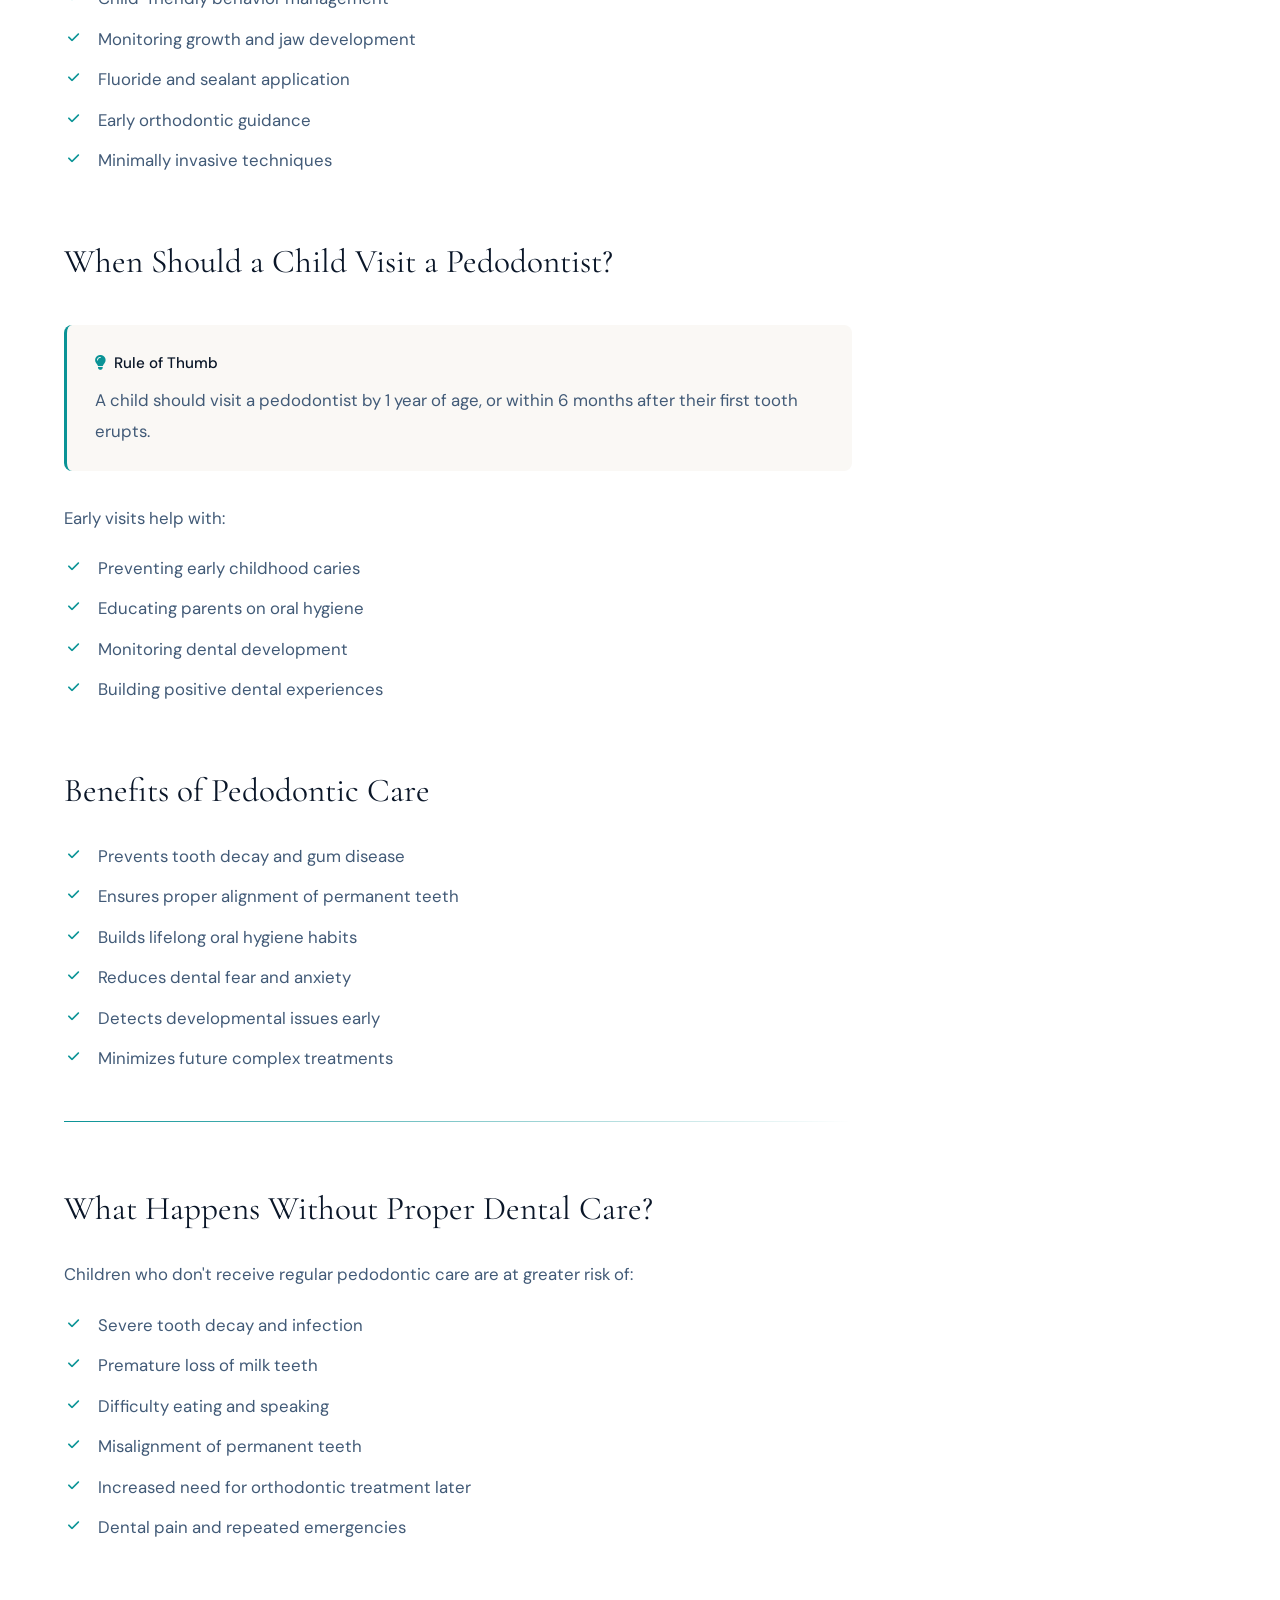
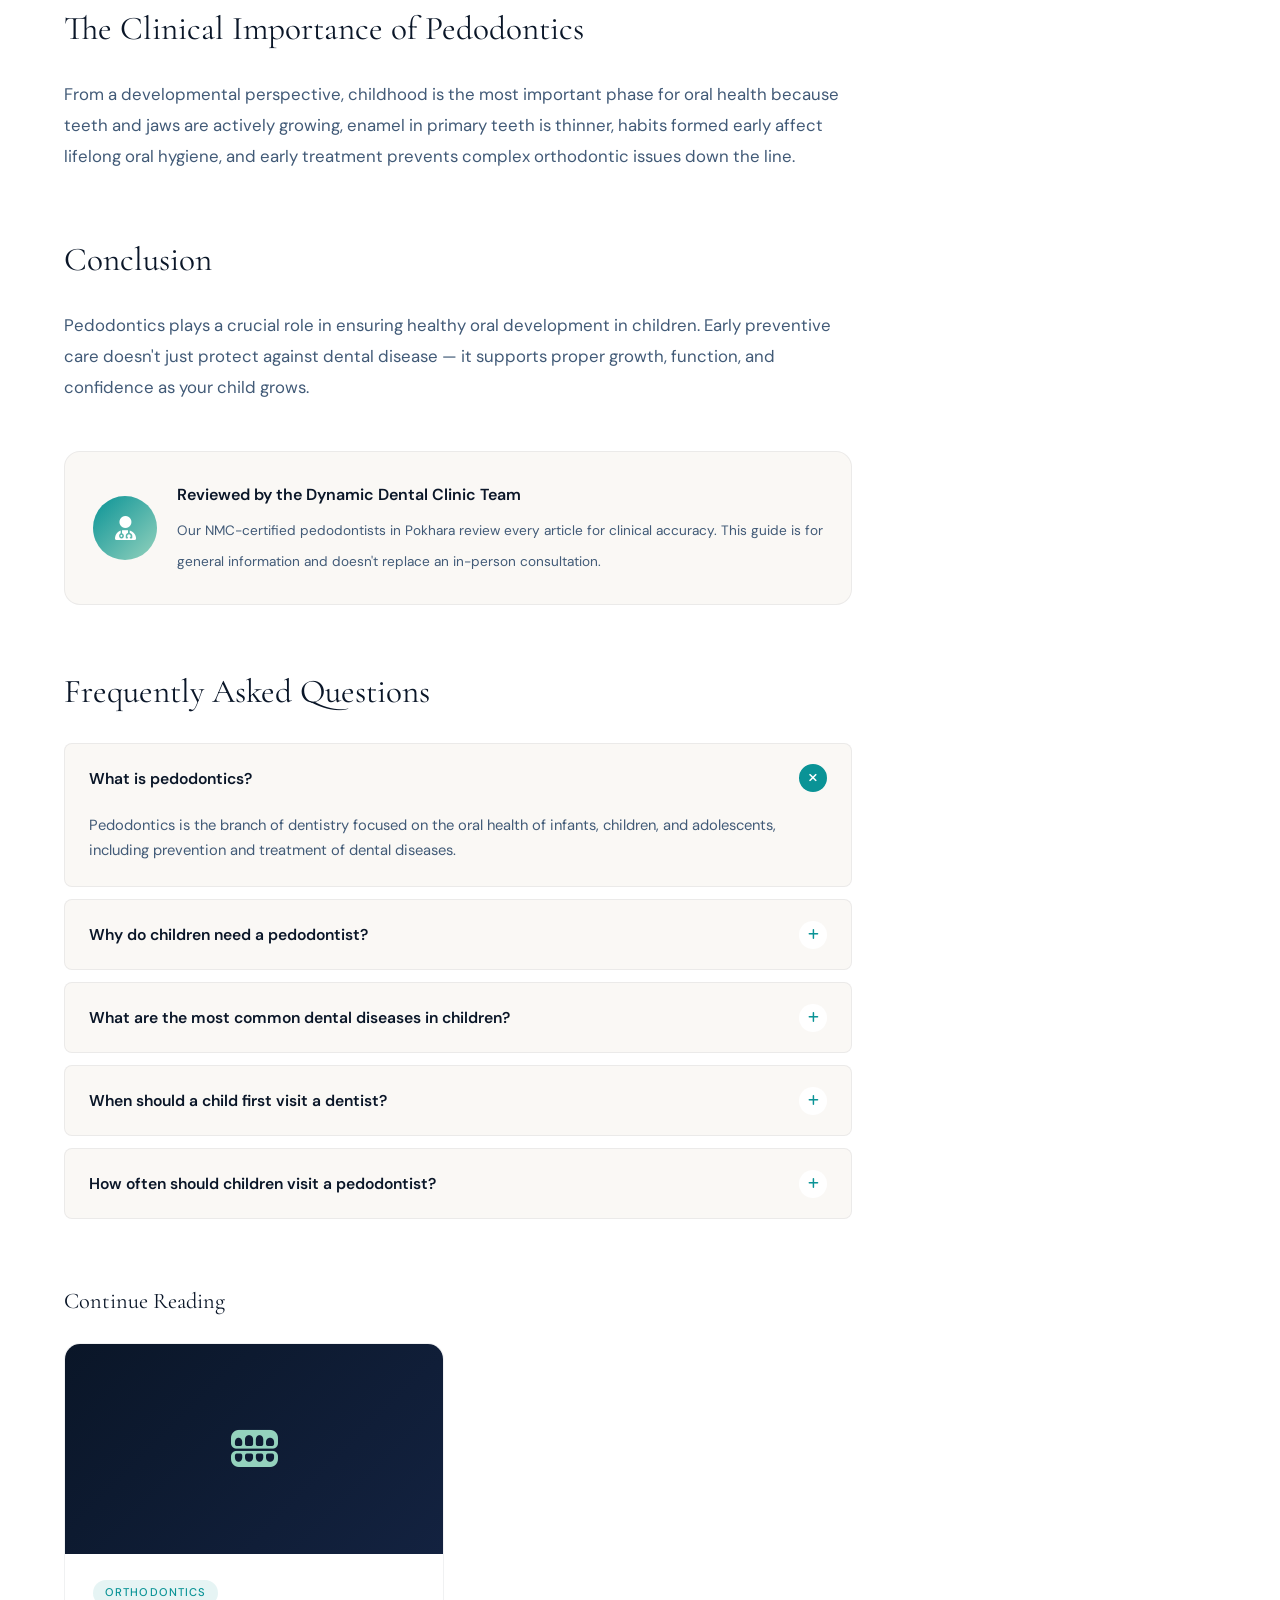
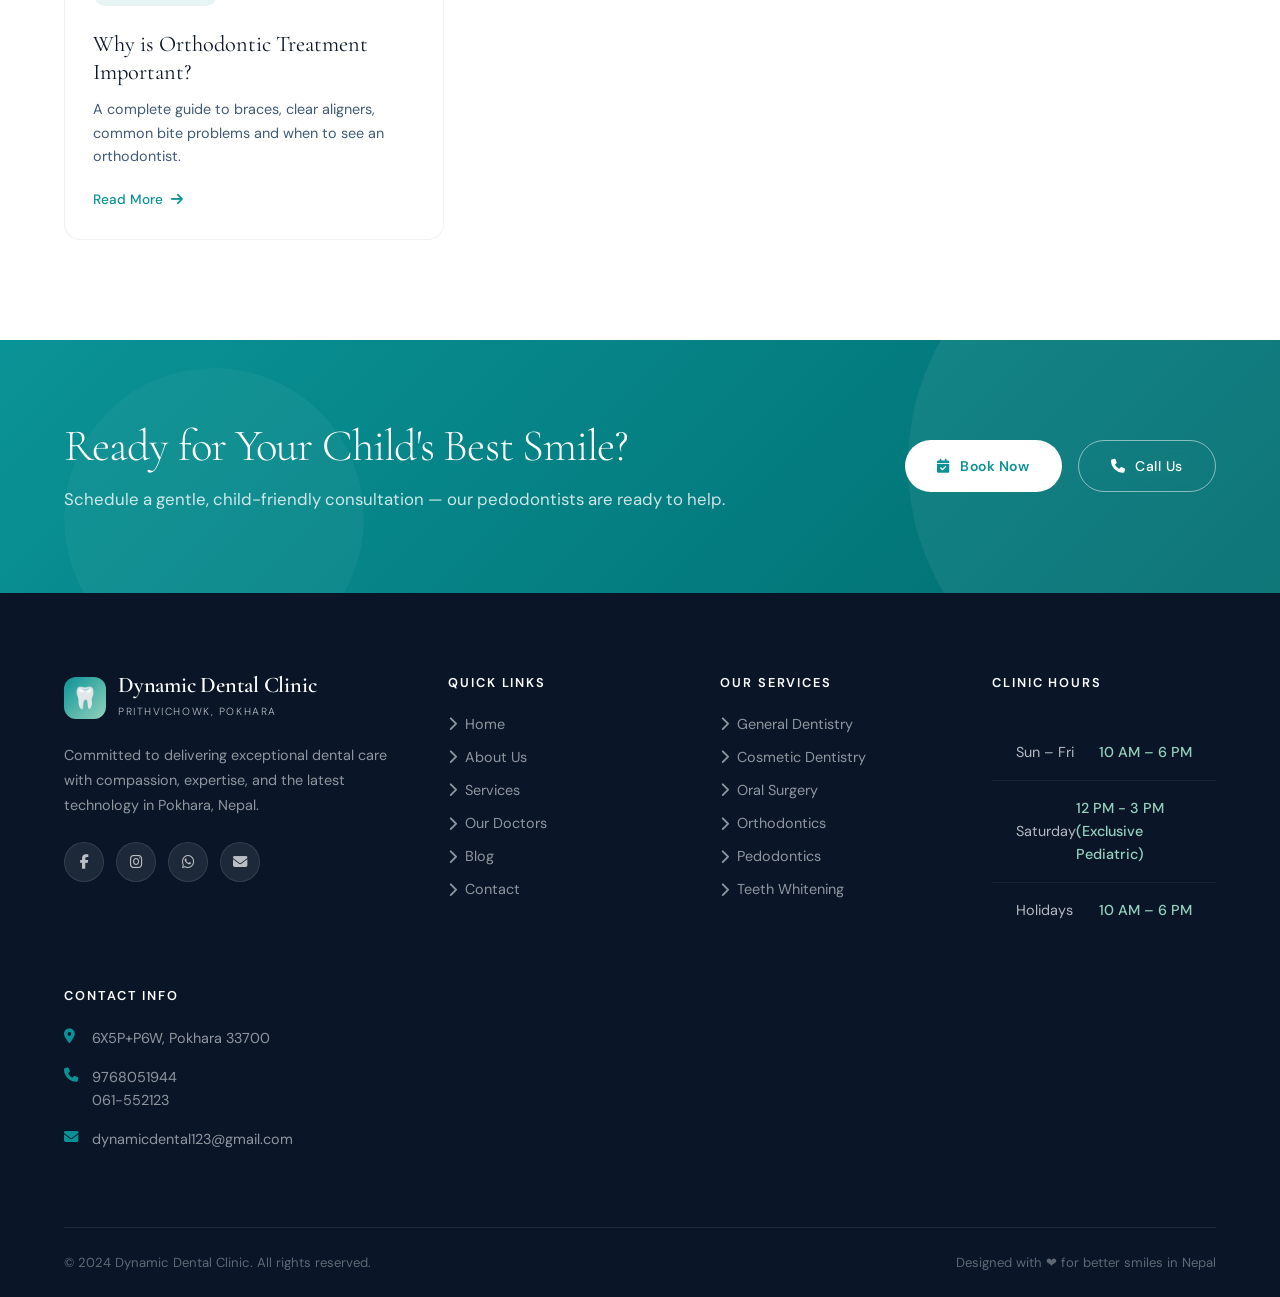
<file: blog/pedodontics-importance.html>
<!DOCTYPE html>
<html lang="en">
<head>
  <meta charset="UTF-8" />
  <meta name="viewport" content="width=device-width, initial-scale=1.0" />
  <meta name="robots" content="index, follow, max-image-preview:large" />
  <meta name="description" content="Learn why pedodontics is essential for children. Explore common childhood dental diseases, benefits of pedodontic care, and when to visit a pedodontist." />
  <meta name="keywords" content="pedodontics, pedodontist, pediatric dental care, kids dental care, dental diseases in children, early childhood caries, fluoride treatment kids" />
  <link rel="canonical" href="https://dynamicdentalclinic.com/blog/pedodontics-importance.html" />

  <meta property="og:title" content="Importance of Pedodontics for Children | Pediatric Dental Care Guide" />
  <meta property="og:description" content="Why pedodontics matters, common childhood dental diseases, and when your child should first see a pedodontist — from Dynamic Dental Clinic, Pokhara." />
  <meta property="og:type" content="article" />
  <meta property="og:url" content="https://dynamicdentalclinic.com/blog/pedodontics-importance.html" />
  <meta property="article:published_time" content="2025-01-22" />
  <meta property="article:section" content="Pedodontics" />
  <meta name="twitter:card" content="summary_large_image" />

  <title>Importance of Pedodontics for Children | Pediatric Dental Care Guide</title>

  <link rel="stylesheet" href="../style.css" />
  <link rel="stylesheet" href="styleextra.css" />
  <link rel="preconnect" href="https://fonts.googleapis.com" />
  <link rel="preconnect" href="https://fonts.gstatic.com" crossorigin />
  <link href="https://fonts.googleapis.com/css2?family=Cormorant+Garamond:ital,wght@0,300;0,400;0,600;1,300&family=DM+Sans:ital,wght@0,300;0,400;0,500;1,300&display=swap" rel="stylesheet" />
  <link rel="stylesheet" href="https://cdnjs.cloudflare.com/ajax/libs/font-awesome/6.5.0/css/all.min.css" />

  <script type="application/ld+json">
  {
    "@context": "https://schema.org",
    "@type": "Article",
    "headline": "Why is Pedodontics Important for Children? A Complete Guide to Pediatric Dental Care & Common Childhood Dental Diseases",
    "description": "Learn why pedodontics is essential for children. Explore common childhood dental diseases, benefits of pedodontic care, and when to visit a pedodontist.",
    "author": { "@type": "Organization", "name": "Dynamic Dental Clinic" },
    "publisher": {
      "@type": "Dentist",
      "name": "Dynamic Dental Clinic",
      "telephone": "+977-82-590466",
      "address": { "@type": "PostalAddress", "streetAddress": "Prithvichowk", "addressLocality": "Pokhara", "addressCountry": "NP" }
    },
    "datePublished": "2025-01-22",
    "dateModified": "2025-01-22",
    "inLanguage": "en",
    "mainEntityOfPage": { "@type": "WebPage", "@id": "https://dynamicdentalclinic.com/blog/pedodontics-importance.html" }
  }
  </script>
  <script type="application/ld+json">
  {
    "@context": "https://schema.org",
    "@type": "FAQPage",
    "mainEntity": [
      { "@type": "Question", "name": "What is pedodontics?", "acceptedAnswer": { "@type": "Answer", "text": "Pedodontics is the branch of dentistry focused on the oral health of infants, children, and adolescents, including prevention and treatment of dental diseases." } },
      { "@type": "Question", "name": "Why do children need a pedodontist?", "acceptedAnswer": { "@type": "Answer", "text": "Children need a pedodontist because their teeth and jaws are developing and they are more prone to cavities, trauma, and alignment issues." } },
      { "@type": "Question", "name": "What are the most common dental diseases in children?", "acceptedAnswer": { "@type": "Answer", "text": "Common diseases include dental caries, early childhood caries, gingivitis, dental trauma, malocclusion, and enamel defects." } },
      { "@type": "Question", "name": "When should a child first visit a dentist?", "acceptedAnswer": { "@type": "Answer", "text": "By 1 year of age or within 6 months after the first tooth erupts." } },
      { "@type": "Question", "name": "How often should children visit a pedodontist?", "acceptedAnswer": { "@type": "Answer", "text": "Every 6 months is recommended for routine check-ups and prevention." } }
    ]
  }
  </script>
  <script type="application/ld+json">
  {
    "@context": "https://schema.org",
    "@type": "BreadcrumbList",
    "itemListElement": [
      { "@type": "ListItem", "position": 1, "name": "Home", "item": "https://dynamicdentalclinic.com/" },
      { "@type": "ListItem", "position": 2, "name": "Blog", "item": "https://dynamicdentalclinic.com/blog/" },
      { "@type": "ListItem", "position": 3, "name": "Pedodontics Importance Guide", "item": "https://dynamicdentalclinic.com/blog/pedodontics-importance.html" }
    ]
  }
  </script>
</head>
<body>

  <div id="reading-progress"></div>

  <!-- NAVIGATION -->
  <nav id="navbar">
    <div class="container">
      <div class="nav-inner">
        <a href="../index.html" class="nav-logo" aria-label="Dynamic Dental Clinic Home">
          <div class="logo-icon">🦷</div>
          <div>
            <span class="logo-text-main">Dynamic Dental Clinic</span>
            <span class="logo-text-sub">Prithvichowk, Pokhara</span>
          </div>
        </a>
        <div class="nav-links">
          <a href="../index.html">Home</a>
          <a href="../about.html">About</a>
          <a href="../services.html">Services</a>
          <a href="../team.html">Doctors</a>
          <a href="../testimonials.html">Reviews</a>
          <a href="index.html" class="active">Blog</a>
          <a href="../contact.html">Contact</a>
        </div>
        <a href="../contact.html#appointment" class="btn btn-primary nav-cta">
          <i class="fas fa-calendar-check"></i> Book Appointment
        </a>
        <button class="hamburger" id="hamburger" aria-label="Toggle mobile menu">
          <span></span><span></span><span></span>
        </button>
      </div>
    </div>
  </nav>

  <div class="mobile-overlay" id="mobile-overlay"></div>
  <div class="mobile-nav" id="mobile-nav">
    <a href="../index.html">🏠 Home</a>
    <a href="../about.html">🏥 About Us</a>
    <a href="../services.html">🦷 Services</a>
    <a href="../team.html">👨‍⚕️ Our Doctors</a>
    <a href="../testimonials.html">⭐ Reviews</a>
    <a href="index.html">📝 Blog</a>
    <a href="../contact.html">📞 Contact</a>
    <br/>
    <a href="../contact.html#appointment" class="btn btn-primary" style="display:inline-flex;margin-top:16px;">
      <i class="fas fa-calendar-check"></i> Book Appointment
    </a>
  </div>

  <!-- PAGE HERO -->
  <section class="page-hero" style="padding:140px 0 64px;">
    <div class="container page-hero-content">
      <div class="breadcrumb">
        <a href="../index.html">Home</a> <span>/</span> <a href="index.html">Blog</a> <span>/</span> <span>Pedodontics Importance Guide</span>
      </div>
      <span class="pill-badge" style="background:rgba(10,147,150,0.18);color:var(--teal-light);border-color:rgba(148,210,189,0.3);margin-bottom:20px;">
        <i class="fas fa-child"></i> Pedodontics
      </span>
      <h1 style="max-width:820px;">Why is Pedodontics Important for Children? A Complete Guide to Pediatric Dental Care & Common Childhood Dental Diseases</h1>
      <p style="max-width:680px;">Childhood is a critical window for oral health. Here's what pedodontics covers, the diseases it prevents, and when your child should see a pedodontist for the first time.</p>
      <div class="article-meta-bar" style="margin-top:28px;">
        <span><i class="fas fa-user-doctor"></i> Dynamic Dental Team</span>
        <span><i class="fas fa-calendar"></i> Published Jan 22, 2025</span>
        <span><i class="fas fa-clock"></i> 6 min read</span>
      </div>
    </div>
  </section>

  <!-- ARTICLE -->
  <section class="article-section section-padding">
    <div class="container">
      <div class="article-layout">

        <div>
          <article class="article-content">

            <p class="lead">Pedodontics is the branch of dentistry dedicated to children's oral health, from infancy through adolescence. Because a child's teeth and jaws are still developing, this stage of life is when preventive care matters most.</p>

            <h2 id="what-is-pedodontics">What Is Pedodontics?</h2>
            <p>Pedodontics deals with comprehensive dental care for children from infancy through adolescence. A pedodontist is specially trained in:</p>
            <ul>
              <li>Child behavior management</li>
              <li>Growth and development of teeth and jaws</li>
              <li>Preventive and restorative dental procedures</li>
              <li>Early detection of orthodontic problems</li>
              <li>Management of dental trauma and oral habits</li>
            </ul>

            <h2 id="why-important">Why Is Pedodontics Important for Children?</h2>
            <p>Children require specialized dental care because:</p>
            <ul>
              <li>Primary teeth guide permanent tooth eruption</li>
              <li>Early decay can affect speech and nutrition</li>
              <li>High sugar intake increases cavity risk</li>
              <li>Oral habits influence jaw development</li>
              <li>Early intervention prevents future orthodontic problems</li>
            </ul>

            <h2 id="common-diseases">Common Dental Diseases in Children</h2>
            <p>Children frequently experience the following conditions, which pedodontic care is specifically designed to prevent and treat:</p>
            <div class="condition-grid">
              <div class="condition-card"><h4><span>1</span>Dental Caries (Tooth Decay)</h4><p>Rapidly progressing decay caused by bacteria and sugar exposure.</p></div>
              <div class="condition-card"><h4><span>2</span>Early Childhood Caries (ECC)</h4><p>Severe decay in infants and toddlers, often linked to bottle feeding or frequent sugary intake.</p></div>
              <div class="condition-card"><h4><span>3</span>Gingivitis</h4><p>Inflammation of the gums caused by plaque accumulation.</p></div>
              <div class="condition-card"><h4><span>4</span>Dental Trauma</h4><p>Fractured or knocked-out teeth due to falls or sports injuries.</p></div>
              <div class="condition-card"><h4><span>5</span>Malocclusion (Bite Problems)</h4><p>Crooked teeth or improper alignment due to habits or early tooth loss.</p></div>
              <div class="condition-card"><h4><span>6</span>Harmful Oral Habits</h4><p>Thumb sucking, mouth breathing, and tongue thrusting affecting jaw growth.</p></div>
              <div class="condition-card"><h4><span>7</span>Enamel Defects (Hypoplasia)</h4><p>Weak enamel leading to sensitivity and higher decay risk.</p></div>
            </div>

            <h2 id="how-different">How Pedodontic Care Differs From General Dentistry</h2>
            <p>Pedodontics focuses on:</p>
            <ul>
              <li>Preventive care over invasive treatment</li>
              <li>Child-friendly behavior management</li>
              <li>Monitoring growth and jaw development</li>
              <li>Fluoride and sealant application</li>
              <li>Early orthodontic guidance</li>
              <li>Minimally invasive techniques</li>
            </ul>

            <h2 id="when-to-visit">When Should a Child Visit a Pedodontist?</h2>
            <div class="info-card">
              <h4><i class="fas fa-lightbulb"></i> Rule of Thumb</h4>
              <p>A child should visit a pedodontist by 1 year of age, or within 6 months after their first tooth erupts.</p>
            </div>
            <p>Early visits help with:</p>
            <ul>
              <li>Preventing early childhood caries</li>
              <li>Educating parents on oral hygiene</li>
              <li>Monitoring dental development</li>
              <li>Building positive dental experiences</li>
            </ul>

            <h2 id="benefits">Benefits of Pedodontic Care</h2>
            <ul>
              <li>Prevents tooth decay and gum disease</li>
              <li>Ensures proper alignment of permanent teeth</li>
              <li>Builds lifelong oral hygiene habits</li>
              <li>Reduces dental fear and anxiety</li>
              <li>Detects developmental issues early</li>
              <li>Minimizes future complex treatments</li>
            </ul>

            <hr class="article-divider" />

            <h2 id="untreated-risks">What Happens Without Proper Dental Care?</h2>
            <p>Children who don't receive regular pedodontic care are at greater risk of:</p>
            <ul>
              <li>Severe tooth decay and infection</li>
              <li>Premature loss of milk teeth</li>
              <li>Difficulty eating and speaking</li>
              <li>Misalignment of permanent teeth</li>
              <li>Increased need for orthodontic treatment later</li>
              <li>Dental pain and repeated emergencies</li>
            </ul>

            <h2 id="clinical-importance">The Clinical Importance of Pedodontics</h2>
            <p>From a developmental perspective, childhood is the most important phase for oral health because teeth and jaws are actively growing, enamel in primary teeth is thinner, habits formed early affect lifelong oral hygiene, and early treatment prevents complex orthodontic issues down the line.</p>

            <h2>Conclusion</h2>
            <p>Pedodontics plays a crucial role in ensuring healthy oral development in children. Early preventive care doesn't just protect against dental disease — it supports proper growth, function, and confidence as your child grows.</p>

            <div class="author-box">
              <div class="author-box-avatar"><i class="fas fa-user-doctor"></i></div>
              <div class="author-box-text">
                <strong>Reviewed by the Dynamic Dental Clinic Team</strong>
                <span>Our NMC-certified pedodontists in Pokhara review every article for clinical accuracy. This guide is for general information and doesn't replace an in-person consultation.</span>
              </div>
            </div>

            <h2 id="faq">Frequently Asked Questions</h2>
            <div class="faq-accordion">
              <details class="faq-item" open>
                <summary>What is pedodontics? <span class="faq-icon"><i class="fas fa-plus"></i></span></summary>
                <div class="faq-answer">Pedodontics is the branch of dentistry focused on the oral health of infants, children, and adolescents, including prevention and treatment of dental diseases.</div>
              </details>
              <details class="faq-item">
                <summary>Why do children need a pedodontist? <span class="faq-icon"><i class="fas fa-plus"></i></span></summary>
                <div class="faq-answer">Children need a pedodontist because their teeth and jaws are still developing, making them more prone to cavities, trauma, and alignment issues.</div>
              </details>
              <details class="faq-item">
                <summary>What are the most common dental diseases in children? <span class="faq-icon"><i class="fas fa-plus"></i></span></summary>
                <div class="faq-answer">Common diseases include dental caries, early childhood caries, gingivitis, dental trauma, malocclusion, and enamel defects.</div>
              </details>
              <details class="faq-item">
                <summary>When should a child first visit a dentist? <span class="faq-icon"><i class="fas fa-plus"></i></span></summary>
                <div class="faq-answer">By 1 year of age, or within 6 months after the first tooth erupts.</div>
              </details>
              <details class="faq-item">
                <summary>How often should children visit a pedodontist? <span class="faq-icon"><i class="fas fa-plus"></i></span></summary>
                <div class="faq-answer">Every 6 months is recommended for routine check-ups and preventive care.</div>
              </details>
            </div>

          </article>

          <!-- Related Posts -->
          <div style="margin-top:64px;">
            <h3 style="font-family:var(--font-display);font-weight:400;color:var(--navy);font-size:1.4rem;margin-bottom:24px;">Continue Reading</h3>
            <div class="related-grid">
              <article class="blog-card">
                <a href="orthodontic-treatment-guide.html" aria-label="Why is Orthodontic Treatment Important?">
                  <div class="blog-card-img"><div class="blog-icon"><i class="fas fa-teeth-open"></i></div></div>
                </a>
                <div class="blog-card-body">
                  <span class="service-tag" style="width:fit-content;">Orthodontics</span>
                  <h3 style="margin-top:12px;"><a href="orthodontic-treatment-guide.html">Why is Orthodontic Treatment Important?</a></h3>
                  <p>A complete guide to braces, clear aligners, common bite problems and when to see an orthodontist.</p>
                  <a href="orthodontic-treatment-guide.html" class="service-card-link">Read More <i class="fas fa-arrow-right"></i></a>
                </div>
              </article>
            </div>
          </div>
        </div>

        <!-- SIDEBAR -->
        <aside class="article-sidebar">
          <div class="sidebar-card">
            <h5>On This Page</h5>
            <nav class="toc-list" id="toc">
              <a href="#what-is-pedodontics">What Is Pedodontics?</a>
              <a href="#why-important">Why It's Important</a>
              <a href="#common-diseases">Common Childhood Diseases</a>
              <a href="#how-different">How It Differs</a>
              <a href="#when-to-visit">When to Visit</a>
              <a href="#benefits">Benefits</a>
              <a href="#untreated-risks">Risks Without Care</a>
              <a href="#clinical-importance">Clinical Importance</a>
              <a href="#faq">FAQs</a>
            </nav>
          </div>

          <div class="sidebar-card">
            <h5>Share This Guide</h5>
            <div class="share-row">
              <a href="https://api.whatsapp.com/send?text=https://dynamicdentalclinic.com/blog/pedodontics-importance.html" target="_blank" rel="noopener" aria-label="Share on WhatsApp"><i class="fab fa-whatsapp"></i></a>
              <a href="https://www.facebook.com/sharer/sharer.php?u=https://dynamicdentalclinic.com/blog/pedodontics-importance.html" target="_blank" rel="noopener" aria-label="Share on Facebook"><i class="fab fa-facebook-f"></i></a>
              <a href="mailto:?subject=Pedodontics Importance Guide&body=https://dynamicdentalclinic.com/blog/pedodontics-importance.html" aria-label="Share via Email"><i class="fas fa-envelope"></i></a>
            </div>
          </div>

          <div class="sidebar-cta">
            <i class="fas fa-child"></i>
            <h5>Give Your Child a Healthy Start</h5>
            <p>Book your child's first pedodontic check-up with our specialists in Pokhara.</p>
            <a href="../contact.html#appointment" class="btn btn-primary">Book Appointment</a>
          </div>
        </aside>

      </div>
    </div>
  </section>

  <!-- CTA BANNER -->
  <section class="cta-banner">
    <div class="container">
      <div class="cta-inner">
        <div class="cta-text">
          <h2 class="display-heading">Ready for Your Child's Best Smile?</h2>
          <p>Schedule a gentle, child-friendly consultation — our pedodontists are ready to help.</p>
        </div>
        <div class="cta-actions">
          <a href="../contact.html#appointment" class="btn btn-white">
            <i class="fas fa-calendar-check"></i> Book Now
          </a>
          <a href="tel:+97761552123" class="btn btn-outline">
            <i class="fas fa-phone"></i> Call Us
          </a>
        </div>
      </div>
    </div>
  </section>

  <!-- FOOTER -->
  <footer>
    <div class="container">
      <div class="footer-grid">
        <div class="footer-brand">
          <a href="../index.html" class="nav-logo">
            <div class="logo-icon">🦷</div>
            <div>
              <span class="logo-text-main">Dynamic Dental Clinic</span>
              <span class="logo-text-sub">Prithvichowk, Pokhara</span>
            </div>
          </a>
          <p class="footer-desc">Committed to delivering exceptional dental care with compassion, expertise, and the latest technology in Pokhara, Nepal.</p>
          <div class="footer-social">
            <a href="#" target="_blank" rel="noopener" class="social-link" aria-label="Facebook"><i class="fab fa-facebook-f"></i></a>
            <a href="#" class="social-link" aria-label="Instagram"><i class="fab fa-instagram"></i></a>
            <a href="#" class="social-link" aria-label="WhatsApp"><i class="fab fa-whatsapp"></i></a>
            <a href="mailto:dynamicdental123@gmail.com" class="social-link" aria-label="Email"><i class="fas fa-envelope"></i></a>
          </div>
        </div>
        <div class="footer-col">
          <h5>Quick Links</h5>
          <ul class="footer-links">
            <li><a href="../index.html"><i class="fas fa-chevron-right"></i> Home</a></li>
            <li><a href="../about.html"><i class="fas fa-chevron-right"></i> About Us</a></li>
            <li><a href="../services.html"><i class="fas fa-chevron-right"></i> Services</a></li>
            <li><a href="../team.html"><i class="fas fa-chevron-right"></i> Our Doctors</a></li>
            <li><a href="index.html"><i class="fas fa-chevron-right"></i> Blog</a></li>
            <li><a href="../contact.html"><i class="fas fa-chevron-right"></i> Contact</a></li>
          </ul>
        </div>
        <div class="footer-col">
          <h5>Our Services</h5>
          <ul class="footer-links">
            <li><a href="../services.html"><i class="fas fa-chevron-right"></i> General Dentistry</a></li>
            <li><a href="../services.html"><i class="fas fa-chevron-right"></i> Cosmetic Dentistry</a></li>
            <li><a href="../services.html"><i class="fas fa-chevron-right"></i> Oral Surgery</a></li>
            <li><a href="../services.html"><i class="fas fa-chevron-right"></i> Orthodontics</a></li>
            <li><a href="../services.html"><i class="fas fa-chevron-right"></i> Pedodontics</a></li>
            <li><a href="../services.html"><i class="fas fa-chevron-right"></i> Teeth Whitening</a></li>
          </ul>
        </div>
        <div class="footer-col">
          <h5>Clinic Hours</h5>
          <div class="hours-table">
            <div class="hours-row"><span class="day">Sun – Fri</span><span class="time">10 AM – 6 PM</span></div>
            <div class="hours-row"><span class="day">Saturday</span><span class="time">12 PM - 3 PM (Exclusive Pediatric)</span></div>
            <div class="hours-row"><span class="day">Holidays</span><span class="time">10 AM – 6 PM</span></div>
          </div>
        </div>
        <div class="footer-col">
          <h5>Contact Info</h5>
          <ul class="footer-contact">
            <li>
              <i class="fas fa-location-dot"></i>
              <span>6X5P+P6W, Pokhara 33700</span>
            </li>
            <li>
              <i class="fas fa-phone"></i>
              <div>
                <a href="tel:+9779768051944">9768051944</a><br/>
                <a href="tel:+97761550123">061-552123</a>
              </div>
            </li>
            <li>
              <i class="fas fa-envelope"></i>
              <a href="mailto:dynamicdental123@gmail.com">dynamicdental123@gmail.com</a>
            </li>
          </ul>
        </div>
      </div>
      <div class="footer-bottom">
        <span>© 2024 Dynamic Dental Clinic. All rights reserved.</span>
        <span>Designed with ❤️ for better smiles in Nepal</span>
      </div>
    </div>
  </footer>

  <button id="back-to-top" aria-label="Back to top"><i class="fas fa-arrow-up"></i></button>

  <script src="../script.js"></script>
  <script src="blogscript.js"></script>
</body>
</html>
</file>
<file: style.css>
/* ============================================
   DYNAMIC DENTAL CLINIC - MAIN STYLESHEET
   Premium, Modern, Minimal Design
   ============================================ */

@import url('https://fonts.googleapis.com/css2?family=Cormorant+Garamond:ital,wght@0,300;0,400;0,600;1,300&family=DM+Sans:ital,wght@0,300;0,400;0,500;1,300&display=swap');

/* ============================================
   CSS VARIABLES
   ============================================ */
:root {
  --navy: #0a1628;
  --navy-light: #132240;
  --teal: #0a9396;
  --teal-light: #94d2bd;
  --gold: #e9c46a;
  --cream: #faf8f5;
  --white: #ffffff;
  --gray-100: #f8f9fa;
  --gray-200: #e9ecef;
  --gray-400: #adb5bd;
  --gray-600: #6c757d;
  --gray-800: #343a40;
  --text-dark: #0d1b2a;
  --text-mid: #415a77;
  --shadow-sm: 0 2px 12px rgba(10, 22, 40, 0.08);
  --shadow-md: 0 8px 32px rgba(10, 22, 40, 0.12);
  --shadow-lg: 0 20px 60px rgba(10, 22, 40, 0.18);
  --radius: 16px;
  --radius-sm: 8px;
  --radius-pill: 100px;
  --transition: all 0.35s cubic-bezier(0.25, 0.46, 0.45, 0.94);
  --font-display: 'Cormorant Garamond', Georgia, serif;
  --font-body: 'DM Sans', system-ui, sans-serif;
}

/* ============================================
   RESET & BASE
   ============================================ */
*, *::before, *::after { box-sizing: border-box; margin: 0; padding: 0; }

html { scroll-behavior: smooth; font-size: 16px; }

body {
  font-family: var(--font-body);
  font-weight: 400;
  color: var(--text-dark);
  background: var(--cream);
  overflow-x: hidden;
  line-height: 1.6;
}

img { display: block; max-width: 100%; height: auto; }
a { text-decoration: none; color: inherit; }
ul { list-style: none; }
button { border: none; cursor: pointer; font-family: var(--font-body); }

/* ============================================
   TYPOGRAPHY
   ============================================ */
.display-heading {
  font-family: var(--font-display);
  font-weight: 300;
  line-height: 1.1;
  letter-spacing: -0.02em;
}

h1 { font-size: clamp(2.8rem, 6vw, 5.5rem); }
h2 { font-size: clamp(2rem, 4vw, 3.5rem); }
h3 { font-size: clamp(1.3rem, 2vw, 1.8rem); }
h4 { font-size: 1.1rem; font-weight: 500; }

.section-label {
  font-size: 0.75rem;
  font-weight: 500;
  letter-spacing: 0.2em;
  text-transform: uppercase;
  color: var(--teal);
  display: flex;
  align-items: center;
  gap: 12px;
  margin-bottom: 16px;
}

.section-label::before {
  content: '';
  width: 32px;
  height: 2px;
  background: var(--teal);
  display: inline-block;
}

/* ============================================
   LAYOUT UTILITIES
   ============================================ */
.container {
  max-width: 1200px;
  margin: 0 auto;
  padding: 0 24px;
}

.section-padding { padding: 100px 0; }
.section-padding-sm { padding: 64px 0; }

.grid-2 { display: grid; grid-template-columns: 1fr 1fr; gap: 48px; align-items: center; }
.grid-3 { display: grid; grid-template-columns: repeat(3, 1fr); gap: 32px; }
.grid-4 { display: grid; grid-template-columns: repeat(4, 1fr); gap: 24px; }

.text-center { text-align: center; }
.text-white { color: var(--white); }

/* ============================================
   BUTTONS
   ============================================ */
.btn {
  display: inline-flex;
  align-items: center;
  gap: 10px;
  padding: 14px 32px;
  border-radius: var(--radius-pill);
  font-family: var(--font-body);
  font-size: 0.875rem;
  font-weight: 500;
  letter-spacing: 0.04em;
  transition: var(--transition);
  cursor: pointer;
  white-space: nowrap;
}

.btn-primary {
  background: var(--teal);
  color: var(--white);
  box-shadow: 0 4px 20px rgba(10, 147, 150, 0.35);
}

.btn-primary:hover {
  background: #078a8d;
  transform: translateY(-2px);
  box-shadow: 0 8px 28px rgba(10, 147, 150, 0.45);
}

.btn-outline {
  background: transparent;
  color: var(--white);
  border: 1.5px solid rgba(255,255,255,0.5);
  backdrop-filter: blur(8px);
}

.btn-outline:hover {
  background: rgba(255,255,255,0.15);
  border-color: rgba(255,255,255,0.8);
  transform: translateY(-2px);
}

.btn-dark {
  background: var(--navy);
  color: var(--white);
}

.btn-dark:hover {
  background: var(--navy-light);
  transform: translateY(-2px);
  box-shadow: var(--shadow-md);
}

.btn-ghost {
  background: transparent;
  color: var(--teal);
  border: 1.5px solid var(--teal);
}

.btn-ghost:hover {
  background: var(--teal);
  color: var(--white);
  transform: translateY(-2px);
}

/* ============================================
   NAVIGATION
   ============================================ */
#navbar {
  position: fixed;
  top: 0;
  left: 0;
  right: 0;
  z-index: 1000;
  padding: 20px 0;
  transition: var(--transition);
}

#navbar.scrolled {
  background: rgba(10, 22, 40, 0.95);
  backdrop-filter: blur(20px);
  padding: 12px 0;
  box-shadow: 0 4px 32px rgba(0,0,0,0.2);
}

.nav-inner {
  display: flex;
  align-items: center;
  justify-content: space-between;
}

.nav-logo {
  display: flex;
  align-items: center;
  gap: 12px;
  color: var(--white);
}

.logo-icon {
  width: 42px;
  height: 42px;
  background: linear-gradient(135deg, var(--teal), var(--teal-light));
  border-radius: 12px;
  display: flex;
  align-items: center;
  justify-content: center;
  font-size: 1.3rem;
}

.logo-text-main {
  font-family: var(--font-display);
  font-size: 1.4rem;
  font-weight: 600;
  letter-spacing: -0.01em;
  display: block;
  line-height: 1.1;
}

.logo-text-sub {
  font-size: 0.65rem;
  letter-spacing: 0.15em;
  text-transform: uppercase;
  opacity: 0.7;
  font-weight: 300;
}

.nav-links {
  display: flex;
  align-items: center;
  gap: 8px;
}

.nav-links a {
  color: rgba(255,255,255,0.85);
  font-size: 0.875rem;
  font-weight: 400;
  padding: 8px 16px;
  border-radius: var(--radius-pill);
  transition: var(--transition);
  letter-spacing: 0.02em;
}

.nav-links a:hover,
.nav-links a.active {
  color: var(--white);
  background: rgba(255,255,255,0.1);
}

.nav-cta { margin-left: 16px; }

.hamburger {
  display: none;
  flex-direction: column;
  gap: 5px;
  background: transparent;
  padding: 4px;
  cursor: pointer;
}

.hamburger span {
  display: block;
  width: 26px;
  height: 2px;
  background: var(--white);
  transition: var(--transition);
  transform-origin: center;
}

.hamburger.active span:nth-child(1) { transform: rotate(45deg) translate(5px, 5px); }
.hamburger.active span:nth-child(2) { opacity: 0; transform: scaleX(0); }
.hamburger.active span:nth-child(3) { transform: rotate(-45deg) translate(5px, -5px); }

.mobile-nav {
  display: none;
  position: fixed;
  top: 0;
  right: -100%;
  width: min(320px, 85vw);
  height: 100vh;
  background: var(--navy);
  z-index: 999;
  padding: 100px 40px 40px;
  transition: right 0.4s cubic-bezier(0.25, 0.46, 0.45, 0.94);
  box-shadow: -20px 0 60px rgba(0,0,0,0.3);
}

.mobile-nav.open { right: 0; }

.mobile-nav a {
  display: block;
  color: rgba(255,255,255,0.85);
  font-size: 1.1rem;
  padding: 16px 0;
  border-bottom: 1px solid rgba(255,255,255,0.08);
  transition: var(--transition);
}

.mobile-nav a:hover { color: var(--teal-light); padding-left: 8px; }

.mobile-overlay {
  display: none;
  position: fixed;
  inset: 0;
  background: rgba(0,0,0,0.5);
  z-index: 998;
  backdrop-filter: blur(4px);
}

/* ============================================
   HERO SECTION
   ============================================ */
.hero {
  min-height: 100vh;
  background: var(--navy);
  position: relative;
  display: flex;
  align-items: center;
  overflow: hidden;
}

.hero-bg {
  position: absolute;
  inset: 0;
  background: url('https://images.unsplash.com/photo-1629909615957-be38d48fbbe4?w=1920&q=80') center/cover no-repeat;
  opacity: 0.25;
}

.hero-gradient {
  position: absolute;
  inset: 0;
  background: linear-gradient(
    135deg,
    rgba(10, 22, 40, 0.95) 0%,
    rgba(10, 22, 40, 0.7) 50%,
    rgba(10, 147, 150, 0.3) 100%
  );
}

.hero-content {
  position: relative;
  z-index: 2;
  padding: 120px 0 80px;
}

.hero-badge {
  display: inline-flex;
  align-items: center;
  gap: 8px;
  background: rgba(10, 147, 150, 0.2);
  border: 1px solid rgba(10, 147, 150, 0.4);
  color: var(--teal-light);
  font-size: 0.8rem;
  letter-spacing: 0.1em;
  text-transform: uppercase;
  padding: 8px 18px;
  border-radius: var(--radius-pill);
  margin-bottom: 28px;
  backdrop-filter: blur(8px);
}

.hero-badge i { font-size: 0.7rem; }

.hero-title {
  font-family: var(--font-display);
  font-weight: 300;
  color: var(--white);
  line-height: 1.05;
  margin-bottom: 24px;
}

.hero-title em {
  font-style: italic;
  color: var(--teal-light);
}

.hero-subtitle {
  font-size: 1.1rem;
  color: rgba(255,255,255,0.7);
  max-width: 520px;
  line-height: 1.7;
  font-weight: 300;
  margin-bottom: 40px;
}

.hero-actions {
  display: flex;
  gap: 16px;
  flex-wrap: wrap;
  margin-bottom: 60px;
}

.hero-stats {
  display: flex;
  gap: 40px;
  padding-top: 40px;
  border-top: 1px solid rgba(255,255,255,0.1);
}

.stat-item { color: var(--white); }

.stat-number {
  font-family: var(--font-display);
  font-size: 2.2rem;
  font-weight: 300;
  color: var(--teal-light);
  display: block;
  line-height: 1;
}

.stat-label {
  font-size: 0.8rem;
  color: rgba(255,255,255,0.55);
  letter-spacing: 0.05em;
  margin-top: 4px;
}

.hero-image-panel {
  position: relative;
  z-index: 2;
}

.hero-card {
  background: rgba(255,255,255,0.07);
  backdrop-filter: blur(20px);
  border: 1px solid rgba(255,255,255,0.12);
  border-radius: var(--radius);
  overflow: hidden;
}

.hero-card img {
  width: 100%;
  height: 520px;
  object-fit: cover;
  opacity: 0.9;
}

.hero-floating-card {
  position: absolute;
  bottom: -20px;
  left: -30px;
  background: var(--white);
  border-radius: var(--radius);
  padding: 20px 24px;
  box-shadow: var(--shadow-lg);
  display: flex;
  align-items: center;
  gap: 16px;
  min-width: 220px;
}

.floating-icon {
  width: 48px;
  height: 48px;
  background: linear-gradient(135deg, var(--teal), #0bc8cc);
  border-radius: 12px;
  display: flex;
  align-items: center;
  justify-content: center;
  color: var(--white);
  font-size: 1.3rem;
  flex-shrink: 0;
}

.floating-text strong {
  display: block;
  font-size: 1.1rem;
  color: var(--navy);
  font-weight: 600;
}

.floating-text span {
  font-size: 0.8rem;
  color: var(--gray-600);
}

.hero-badge-top {
  position: absolute;
  top: 30px;
  right: -20px;
  background: var(--gold);
  border-radius: 50%;
  width: 80px;
  height: 80px;
  display: flex;
  flex-direction: column;
  align-items: center;
  justify-content: center;
  box-shadow: 0 8px 24px rgba(233, 196, 106, 0.4);
}

.hero-badge-top strong {
  font-size: 1.5rem;
  font-weight: 700;
  color: var(--navy);
  line-height: 1;
}

.hero-badge-top span {
  font-size: 0.6rem;
  letter-spacing: 0.05em;
  color: var(--navy);
  font-weight: 600;
}

/* ============================================
   SCROLL ANIMATIONS
   ============================================ */
.fade-up {
  opacity: 0;
  transform: translateY(40px);
  transition: opacity 0.7s ease, transform 0.7s ease;
}

.fade-up.visible {
  opacity: 1;
  transform: translateY(0);
}

.fade-left {
  opacity: 0;
  transform: translateX(-40px);
  transition: opacity 0.7s ease, transform 0.7s ease;
}

.fade-left.visible {
  opacity: 1;
  transform: translateX(0);
}

.fade-right {
  opacity: 0;
  transform: translateX(40px);
  transition: opacity 0.7s ease, transform 0.7s ease;
}

.fade-right.visible {
  opacity: 1;
  transform: translateX(0);
}

.delay-1 { transition-delay: 0.1s; }
.delay-2 { transition-delay: 0.2s; }
.delay-3 { transition-delay: 0.3s; }
.delay-4 { transition-delay: 0.4s; }
.delay-5 { transition-delay: 0.5s; }

/* ============================================
   CAROUSEL
   ============================================ */
.carousel-section { background: var(--navy); padding: 0; overflow: hidden; }

.carousel {
  position: relative;
  overflow: hidden;
}

.carousel-track {
  display: flex;
  transition: transform 0.6s cubic-bezier(0.25, 0.46, 0.45, 0.94);
}

.carousel-slide {
  min-width: 100%;
  position: relative;
  height: 480px;
}

.carousel-slide img {
  width: 100%;
  height: 100%;
  object-fit: cover;
  opacity: 0.5;
}

.carousel-caption {
  position: absolute;
  bottom: 0;
  left: 0;
  right: 0;
  padding: 60px 80px 50px;
  background: linear-gradient(to top, rgba(10,22,40,0.95), transparent);
  color: var(--white);
}

.carousel-caption h3 {
  font-family: var(--font-display);
  font-size: 2rem;
  font-weight: 300;
  margin-bottom: 8px;
}

.carousel-caption p {
  color: rgba(255,255,255,0.7);
  font-size: 1rem;
}

.carousel-controls {
  position: absolute;
  bottom: 50px;
  right: 80px;
  display: flex;
  gap: 12px;
}

.carousel-btn {
  width: 48px;
  height: 48px;
  border-radius: 50%;
  background: rgba(255,255,255,0.15);
  backdrop-filter: blur(8px);
  border: 1px solid rgba(255,255,255,0.25);
  color: var(--white);
  display: flex;
  align-items: center;
  justify-content: center;
  transition: var(--transition);
  cursor: pointer;
}

.carousel-btn:hover { background: var(--teal); border-color: var(--teal); }

.carousel-dots {
  position: absolute;
  bottom: 24px;
  left: 50%;
  transform: translateX(-50%);
  display: flex;
  gap: 8px;
}

.carousel-dot {
  width: 6px;
  height: 6px;
  border-radius: 50%;
  background: rgba(255,255,255,0.4);
  cursor: pointer;
  transition: var(--transition);
}

.carousel-dot.active {
  background: var(--teal-light);
  width: 24px;
  border-radius: 3px;
}

/* ============================================
   WHY CHOOSE US
   ============================================ */
.why-us { background: var(--cream); }

.section-header {
  margin-bottom: 64px;
}

.section-header.centered { text-align: center; }

.section-header.centered .section-label {
  justify-content: center;
}

.section-header.centered .section-label::before { display: none; }

.section-header.centered .section-label::after {
  content: '';
  width: 32px;
  height: 2px;
  background: var(--teal);
}

.section-title {
  font-family: var(--font-display);
  font-weight: 300;
  color: var(--navy);
  line-height: 1.15;
}

.section-desc {
  color: var(--text-mid);
  font-size: 1.05rem;
  line-height: 1.75;
  font-weight: 300;
  max-width: 620px;
  margin: 16px auto 0;
}

.feature-card {
  background: var(--white);
  border-radius: var(--radius);
  padding: 36px 32px;
  box-shadow: var(--shadow-sm);
  border: 1px solid rgba(10, 147, 150, 0.08);
  transition: var(--transition);
  position: relative;
  overflow: hidden;
}

.feature-card::before {
  content: '';
  position: absolute;
  top: 0;
  left: 0;
  right: 0;
  height: 3px;
  background: linear-gradient(90deg, var(--teal), var(--teal-light));
  transform: scaleX(0);
  transform-origin: left;
  transition: transform 0.4s ease;
}

.feature-card:hover {
  transform: translateY(-6px);
  box-shadow: var(--shadow-md);
}

.feature-card:hover::before { transform: scaleX(1); }

.feature-icon {
  width: 56px;
  height: 56px;
  background: linear-gradient(135deg, rgba(10, 147, 150, 0.12), rgba(148, 210, 189, 0.2));
  border-radius: 16px;
  display: flex;
  align-items: center;
  justify-content: center;
  font-size: 1.4rem;
  color: var(--teal);
  margin-bottom: 20px;
  transition: var(--transition);
}

.feature-card:hover .feature-icon {
  background: var(--teal);
  color: var(--white);
}

.feature-card h4 {
  color: var(--navy);
  margin-bottom: 10px;
  font-size: 1rem;
  font-weight: 600;
}

.feature-card p {
  color: var(--text-mid);
  font-size: 0.9rem;
  line-height: 1.65;
}

/* ============================================
   SERVICES PREVIEW
   ============================================ */
.services-preview { background: var(--white); }

.service-card {
  background: var(--cream);
  border-radius: var(--radius);
  overflow: hidden;
  transition: var(--transition);
  border: 1px solid rgba(10, 22, 40, 0.06);
}

.service-card:hover {
  transform: translateY(-8px);
  box-shadow: var(--shadow-lg);
}

.service-card-img {
  height: 220px;
  overflow: hidden;
  position: relative;
}

.service-card-img img {
  width: 100%;
  height: 100%;
  object-fit: cover;
  transition: transform 0.5s ease;
}

.service-card:hover .service-card-img img { transform: scale(1.06); }

.service-card-body {
  padding: 28px;
}

.service-tag {
  display: inline-block;
  background: rgba(10, 147, 150, 0.1);
  color: var(--teal);
  font-size: 0.7rem;
  letter-spacing: 0.1em;
  text-transform: uppercase;
  padding: 4px 12px;
  border-radius: var(--radius-pill);
  margin-bottom: 12px;
  font-weight: 500;
}

.service-card-body h3 {
  font-family: var(--font-display);
  font-size: 1.35rem;
  color: var(--navy);
  margin-bottom: 10px;
  font-weight: 400;
}

.service-card-body p {
  color: var(--text-mid);
  font-size: 0.9rem;
  line-height: 1.65;
  margin-bottom: 20px;
}

.service-card-link {
  color: var(--teal);
  font-size: 0.85rem;
  font-weight: 500;
  display: flex;
  align-items: center;
  gap: 8px;
  transition: var(--transition);
}

.service-card-link:hover { gap: 14px; }

/* ============================================
   TESTIMONIALS SLIDER
   ============================================ */
.testimonials-section { background: var(--navy); color: var(--white); }

.testimonials-slider {
  position: relative;
  overflow: hidden;
}

.testimonials-track {
  display: flex;
  transition: transform 0.6s cubic-bezier(0.25, 0.46, 0.45, 0.94);
}

.testimonial-slide {
  min-width: 100%;
}

.testimonial-card {
  max-width: 700px;
  margin: 0 auto;
  text-align: center;
  padding: 40px;
}

.testimonial-stars {
  display: flex;
  gap: 4px;
  justify-content: center;
  color: var(--gold);
  font-size: 1.1rem;
  margin-bottom: 24px;
}

.testimonial-quote {
  font-family: var(--font-display);
  font-size: 1.6rem;
  font-weight: 300;
  font-style: italic;
  color: rgba(255,255,255,0.9);
  line-height: 1.5;
  margin-bottom: 32px;
}

.testimonial-quote::before { content: '\201C'; }
.testimonial-quote::after { content: '\201D'; }

.testimonial-author {
  display: flex;
  align-items: center;
  justify-content: center;
  gap: 16px;
}

.author-avatar {
  width: 52px;
  height: 52px;
  border-radius: 50%;
  overflow: hidden;
  border: 2px solid var(--teal);
}

.author-avatar img { width: 100%; height: 100%; object-fit: cover; }

.author-info strong {
  display: block;
  font-size: 0.95rem;
  font-weight: 500;
}

.author-info span {
  font-size: 0.8rem;
  color: rgba(255,255,255,0.5);
}

.slider-nav {
  display: flex;
  align-items: center;
  justify-content: center;
  gap: 20px;
  margin-top: 48px;
}

.slider-btn {
  width: 44px;
  height: 44px;
  border-radius: 50%;
  background: rgba(255,255,255,0.1);
  border: 1px solid rgba(255,255,255,0.2);
  color: var(--white);
  display: flex;
  align-items: center;
  justify-content: center;
  transition: var(--transition);
  cursor: pointer;
}

.slider-btn:hover { background: var(--teal); border-color: var(--teal); }

.slider-dots {
  display: flex;
  gap: 8px;
}

.slider-dot {
  width: 6px;
  height: 6px;
  border-radius: 50%;
  background: rgba(255,255,255,0.3);
  cursor: pointer;
  transition: var(--transition);
}

.slider-dot.active {
  background: var(--teal-light);
  width: 20px;
  border-radius: 3px;
}

/* ============================================
   CTA BANNER
   ============================================ */
.cta-banner {
  background: linear-gradient(135deg, var(--teal) 0%, #006d70 100%);
  padding: 80px 0;
  position: relative;
  overflow: hidden;
}

.cta-banner::before {
  content: '';
  position: absolute;
  top: -50%;
  right: -10%;
  width: 500px;
  height: 500px;
  border-radius: 50%;
  background: rgba(255,255,255,0.06);
}

.cta-banner::after {
  content: '';
  position: absolute;
  bottom: -30%;
  left: 5%;
  width: 300px;
  height: 300px;
  border-radius: 50%;
  background: rgba(255,255,255,0.04);
}

.cta-inner {
  position: relative;
  z-index: 1;
  display: flex;
  align-items: center;
  justify-content: space-between;
  gap: 40px;
  flex-wrap: wrap;
}

.cta-text h2 {
  font-family: var(--font-display);
  font-weight: 300;
  color: var(--white);
  margin-bottom: 12px;
  line-height: 1.2;
  font-size: clamp(1.8rem, 3.5vw, 2.8rem);
}

.cta-text p { color: rgba(255,255,255,0.8); font-size: 1.05rem; }

.cta-actions { display: flex; gap: 16px; flex-wrap: wrap; }

.btn-white {
  background: var(--white);
  color: var(--teal);
  font-weight: 600;
}

.btn-white:hover {
  background: var(--cream);
  transform: translateY(-2px);
  box-shadow: 0 8px 28px rgba(0,0,0,0.2);
}

/* ============================================
   FOOTER
   ============================================ */
footer {
  background: var(--navy);
  color: rgba(255,255,255,0.7);
  padding: 80px 0 0;
}

.footer-grid {
  display: grid;
  grid-template-columns: 1.5fr 1fr 1fr 1fr;
  gap: 48px;
  padding-bottom: 60px;
  border-bottom: 1px solid rgba(255,255,255,0.08);
}

.footer-brand .nav-logo { margin-bottom: 20px; }

.footer-desc {
  font-size: 0.9rem;
  line-height: 1.75;
  color: rgba(255,255,255,0.55);
  margin-bottom: 24px;
}

.footer-social {
  display: flex;
  gap: 12px;
}

.social-link {
  width: 40px;
  height: 40px;
  border-radius: 50%;
  background: rgba(255,255,255,0.08);
  border: 1px solid rgba(255,255,255,0.1);
  display: flex;
  align-items: center;
  justify-content: center;
  color: rgba(255,255,255,0.7);
  font-size: 0.9rem;
  transition: var(--transition);
}

.social-link:hover {
  background: var(--teal);
  border-color: var(--teal);
  color: var(--white);
  transform: translateY(-3px);
}

.footer-col h5 {
  color: var(--white);
  font-size: 0.8rem;
  letter-spacing: 0.15em;
  text-transform: uppercase;
  font-weight: 600;
  margin-bottom: 20px;
}

.footer-links li { margin-bottom: 10px; }

.footer-links a {
  color: rgba(255,255,255,0.55);
  font-size: 0.9rem;
  transition: var(--transition);
  display: flex;
  align-items: center;
  gap: 8px;
}

.footer-links a:hover {
  color: var(--teal-light);
  padding-left: 4px;
}

.footer-contact li {
  display: flex;
  gap: 12px;
  margin-bottom: 16px;
  color: rgba(255,255,255,0.55);
  font-size: 0.9rem;
  align-items: flex-start;
}

.footer-contact i {
  color: var(--teal);
  margin-top: 2px;
  flex-shrink: 0;
  width: 16px;
}

.footer-bottom {
  display: flex;
  align-items: center;
  justify-content: space-between;
  padding: 24px 0;
  font-size: 0.82rem;
  color: rgba(255,255,255,0.35);
  flex-wrap: wrap;
  gap: 12px;
}

.footer-bottom a { color: var(--teal-light); }

/* ============================================
   BACK TO TOP
   ============================================ */
#back-to-top {
  position: fixed;
  bottom: 32px;
  right: 32px;
  width: 48px;
  height: 48px;
  background: var(--teal);
  color: var(--white);
  border-radius: 50%;
  display: flex;
  align-items: center;
  justify-content: center;
  cursor: pointer;
  box-shadow: 0 4px 20px rgba(10, 147, 150, 0.4);
  transition: var(--transition);
  opacity: 0;
  transform: translateY(20px);
  z-index: 999;
  border: none;
}

#back-to-top.visible {
  opacity: 1;
  transform: translateY(0);
}

#back-to-top:hover {
  background: var(--navy);
  transform: translateY(-4px);
}

/* ============================================
   NOTIFICATION POPUP
   ============================================ */
.notification-popup {
  position: fixed;
  bottom: 100px;
  right: 32px;
  background: var(--white);
  border-radius: var(--radius);
  padding: 20px 24px;
  box-shadow: var(--shadow-lg);
  border-left: 4px solid var(--teal);
  max-width: 300px;
  z-index: 998;
  transform: translateX(120%);
  transition: transform 0.4s cubic-bezier(0.25, 0.46, 0.45, 0.94);
}

.notification-popup.show { transform: translateX(0); }

.notif-header {
  display: flex;
  justify-content: space-between;
  align-items: center;
  margin-bottom: 8px;
}

.notif-title {
  font-size: 0.85rem;
  font-weight: 600;
  color: var(--navy);
  display: flex;
  align-items: center;
  gap: 8px;
}

.notif-title i { color: var(--teal); }

.notif-close {
  background: transparent;
  color: var(--gray-400);
  font-size: 1rem;
  padding: 0;
  line-height: 1;
}

.notif-close:hover { color: var(--navy); }

.notif-text {
  font-size: 0.82rem;
  color: var(--gray-600);
  line-height: 1.5;
}

/* ============================================
   PAGE HERO (inner pages)
   ============================================ */
.page-hero {
  background: var(--navy);
  padding: 160px 0 80px;
  position: relative;
  overflow: hidden;
}

.page-hero::before {
  content: '';
  position: absolute;
  inset: 0;
  background: url('https://images.unsplash.com/photo-1606811841689-23dfddce3e95?w=1920&q=80') center/cover;
  opacity: 0.12;
}

.page-hero-content { position: relative; z-index: 1; }

.breadcrumb {
  display: flex;
  align-items: center;
  gap: 8px;
  color: rgba(255,255,255,0.55);
  font-size: 0.85rem;
  margin-bottom: 20px;
}

.breadcrumb a { color: var(--teal-light); }
.breadcrumb span { color: rgba(255,255,255,0.3); }

.page-hero h1 {
  font-family: var(--font-display);
  font-weight: 300;
  color: var(--white);
  margin-bottom: 16px;
}

.page-hero p {
  color: rgba(255,255,255,0.65);
  font-size: 1.1rem;
  max-width: 560px;
  font-weight: 300;
}

/* ============================================
   ABOUT PAGE
   ============================================ */
.about-story { background: var(--cream); }

.story-image-stack {
  position: relative;
  padding: 30px 30px 0 0;
}

.story-img-main {
  border-radius: var(--radius);
  overflow: hidden;
  box-shadow: var(--shadow-lg);
}

.story-img-main img {
  width: 100%;
  height: 480px;
  object-fit: cover;
}

.story-img-accent {
  position: absolute;
  bottom: -30px;
  right: 0;
  width: 200px;
  border-radius: var(--radius);
  overflow: hidden;
  box-shadow: var(--shadow-md);
  border: 4px solid var(--white);
}

.story-img-accent img { height: 160px; object-fit: cover; }

.experience-badge {
  position: absolute;
  top: 0;
  right: 0;
  background: var(--teal);
  color: var(--white);
  border-radius: var(--radius);
  padding: 20px;
  text-align: center;
  box-shadow: 0 8px 24px rgba(10, 147, 150, 0.35);
}

.experience-badge strong {
  display: block;
  font-family: var(--font-display);
  font-size: 2.5rem;
  font-weight: 300;
  line-height: 1;
}

.experience-badge span { font-size: 0.75rem; letter-spacing: 0.05em; opacity: 0.9; }

.story-content { padding: 20px 0; }

.story-content .section-label { margin-bottom: 20px; }

.story-lead {
  font-family: var(--font-display);
  font-size: 1.5rem;
  font-weight: 300;
  color: var(--navy);
  line-height: 1.4;
  margin-bottom: 20px;
}

.story-text {
  color: var(--text-mid);
  font-size: 0.95rem;
  line-height: 1.8;
  margin-bottom: 16px;
}

.story-highlights {
  display: grid;
  grid-template-columns: 1fr 1fr;
  gap: 16px;
  margin: 32px 0;
}

.highlight-item {
  display: flex;
  align-items: center;
  gap: 12px;
  color: var(--text-dark);
  font-size: 0.9rem;
  font-weight: 500;
}

.highlight-item i { color: var(--teal); }

/* ============================================
   TEAM CARDS
   ============================================ */
.team-grid { display: grid; grid-template-columns: repeat(3, 1fr); gap: 32px; }

.team-card {
  background: var(--white);
  border-radius: var(--radius);
  overflow: hidden;
  box-shadow: var(--shadow-sm);
  transition: var(--transition);
  border: 1px solid rgba(10, 22, 40, 0.06);
}

.team-card:hover {
  transform: translateY(-8px);
  box-shadow: var(--shadow-lg);
}

.team-card-img {
  height: 300px;
  overflow: hidden;
  position: relative;
}

.team-card-img img {
  width: 100%;
  height: 100%;
  object-fit: cover;
  object-position: top;
  transition: transform 0.5s ease;
}

.team-card:hover .team-card-img img { transform: scale(1.05); }

.team-card-overlay {
  position: absolute;
  inset: 0;
  background: linear-gradient(to top, rgba(10,22,40,0.8), transparent);
  opacity: 0;
  transition: var(--transition);
  display: flex;
  align-items: flex-end;
  padding: 24px;
  gap: 12px;
}

.team-card:hover .team-card-overlay { opacity: 1; }

.team-social a {
  width: 38px;
  height: 38px;
  background: rgba(255,255,255,0.15);
  backdrop-filter: blur(8px);
  border-radius: 50%;
  display: flex;
  align-items: center;
  justify-content: center;
  color: var(--white);
  font-size: 0.85rem;
  transition: var(--transition);
  border: 1px solid rgba(255,255,255,0.2);
}

.team-social a:hover { background: var(--teal); border-color: var(--teal); }

.team-card-body { padding: 24px; }

.team-card-body h3 {
  font-family: var(--font-display);
  font-size: 1.3rem;
  font-weight: 400;
  color: var(--navy);
  margin-bottom: 4px;
}

.team-role {
  font-size: 0.8rem;
  color: var(--teal);
  font-weight: 500;
  letter-spacing: 0.04em;
  text-transform: uppercase;
  margin-bottom: 12px;
}

.team-bio {
  color: var(--text-mid);
  font-size: 0.875rem;
  line-height: 1.65;
  margin-bottom: 16px;
}

.team-credentials {
  display: flex;
  gap: 8px;
  flex-wrap: wrap;
}

.credential-tag {
  background: rgba(10, 147, 150, 0.08);
  color: var(--teal);
  font-size: 0.72rem;
  padding: 4px 10px;
  border-radius: var(--radius-pill);
  font-weight: 500;
}

/* ============================================
   SERVICES PAGE
   ============================================ */
.services-full { background: var(--cream); }

.services-full-grid {
  display: grid;
  grid-template-columns: repeat(3, 1fr);
  gap: 28px;
}

.service-full-card {
  background: var(--white);
  border-radius: var(--radius);
  overflow: hidden;
  box-shadow: var(--shadow-sm);
  transition: var(--transition);
  border: 1px solid rgba(10, 22, 40, 0.05);
}

.service-full-card:hover {
  transform: translateY(-6px);
  box-shadow: var(--shadow-md);
}

.service-icon-header {
  height: 120px;
  background: linear-gradient(135deg, var(--navy), var(--navy-light));
  display: flex;
  align-items: center;
  justify-content: center;
  font-size: 2.8rem;
  position: relative;
  overflow: hidden;
}

.service-icon-header::after {
  content: '';
  position: absolute;
  bottom: -20px;
  right: -20px;
  width: 100px;
  height: 100px;
  border-radius: 50%;
  background: rgba(10, 147, 150, 0.15);
}

.service-full-card-body { padding: 28px; }

.service-full-card-body h3 {
  font-family: var(--font-display);
  font-size: 1.3rem;
  font-weight: 400;
  color: var(--navy);
  margin-bottom: 12px;
}

.service-full-card-body p {
  color: var(--text-mid);
  font-size: 0.9rem;
  line-height: 1.7;
  margin-bottom: 20px;
}

.service-features li {
  display: flex;
  align-items: center;
  gap: 10px;
  color: var(--text-mid);
  font-size: 0.875rem;
  margin-bottom: 8px;
}

.service-features i { color: var(--teal); font-size: 0.75rem; }

/* ============================================
   CONTACT PAGE
   ============================================ */
.contact-section { background: var(--cream); }

.contact-grid {
  display: grid;
  grid-template-columns: 1fr 1.4fr;
  gap: 60px;
  align-items: start;
}

.contact-info h3 {
  font-family: var(--font-display);
  font-size: 1.8rem;
  font-weight: 300;
  color: var(--navy);
  margin-bottom: 16px;
}

.contact-info p {
  color: var(--text-mid);
  font-size: 0.95rem;
  line-height: 1.75;
  margin-bottom: 32px;
}

.contact-detail {
  display: flex;
  gap: 16px;
  margin-bottom: 24px;
  align-items: flex-start;
}

.contact-icon {
  width: 48px;
  height: 48px;
  background: linear-gradient(135deg, rgba(10, 147, 150, 0.12), rgba(148, 210, 189, 0.2));
  border-radius: 12px;
  display: flex;
  align-items: center;
  justify-content: center;
  color: var(--teal);
  font-size: 1.1rem;
  flex-shrink: 0;
}

.contact-detail-text strong {
  display: block;
  color: var(--navy);
  font-size: 0.9rem;
  font-weight: 600;
  margin-bottom: 4px;
}

.contact-detail-text span,
.contact-detail-text a {
  color: var(--text-mid);
  font-size: 0.875rem;
  display: block;
  transition: var(--transition);
}

.contact-detail-text a:hover { color: var(--teal); }

.contact-form-card {
  background: var(--white);
  border-radius: var(--radius);
  padding: 48px;
  box-shadow: var(--shadow-md);
}

.contact-form-card h3 {
  font-family: var(--font-display);
  font-size: 1.6rem;
  font-weight: 300;
  color: var(--navy);
  margin-bottom: 32px;
}

.form-row { display: grid; grid-template-columns: 1fr 1fr; gap: 20px; }

.form-group { margin-bottom: 24px; }

.form-group label {
  display: block;
  font-size: 0.82rem;
  font-weight: 600;
  letter-spacing: 0.08em;
  text-transform: uppercase;
  color: var(--navy);
  margin-bottom: 8px;
}

.form-group input,
.form-group select,
.form-group textarea {
  width: 100%;
  background: var(--cream);
  border: 1.5px solid rgba(10, 22, 40, 0.1);
  border-radius: var(--radius-sm);
  padding: 14px 18px;
  font-family: var(--font-body);
  font-size: 0.9rem;
  color: var(--text-dark);
  transition: var(--transition);
  outline: none;
}

.form-group input:focus,
.form-group select:focus,
.form-group textarea:focus {
  border-color: var(--teal);
  background: var(--white);
  box-shadow: 0 0 0 4px rgba(10, 147, 150, 0.08);
}

.form-group textarea { height: 120px; resize: vertical; }

.map-section { background: var(--white); }

.map-container {
  border-radius: var(--radius);
  overflow: hidden;
  box-shadow: var(--shadow-sm);
  height: 420px;
}

.map-container iframe {
  width: 100%;
  height: 100%;
  border: none;
}

/* ============================================
   TESTIMONIALS PAGE
   ============================================ */
.testimonials-grid {
  display: grid;
  grid-template-columns: repeat(3, 1fr);
  gap: 28px;
}

.testimonial-full-card {
  background: var(--white);
  border-radius: var(--radius);
  padding: 32px;
  box-shadow: var(--shadow-sm);
  border: 1px solid rgba(10, 22, 40, 0.05);
  transition: var(--transition);
}

.testimonial-full-card:hover {
  transform: translateY(-4px);
  box-shadow: var(--shadow-md);
}

.review-stars {
  display: flex;
  gap: 3px;
  color: var(--gold);
  margin-bottom: 16px;
}

.review-text {
  color: var(--text-mid);
  font-size: 0.925rem;
  line-height: 1.75;
  margin-bottom: 24px;
  font-style: italic;
}

.review-text::before { content: '"'; }
.review-text::after { content: '"'; }

.review-author {
  display: flex;
  align-items: center;
  gap: 14px;
  padding-top: 20px;
  border-top: 1px solid var(--gray-200);
}

.review-avatar {
  width: 46px;
  height: 46px;
  border-radius: 50%;
  overflow: hidden;
  background: var(--teal-light);
  display: flex;
  align-items: center;
  justify-content: center;
  font-size: 1.2rem;
  color: var(--white);
  flex-shrink: 0;
}

.review-avatar img { width: 100%; height: 100%; object-fit: cover; }

.review-author-info strong {
  display: block;
  font-size: 0.9rem;
  color: var(--navy);
  font-weight: 600;
}

.review-author-info span {
  font-size: 0.78rem;
  color: var(--gray-400);
}

.rating-overview {
  background: var(--navy);
  border-radius: var(--radius);
  padding: 48px;
  text-align: center;
  color: var(--white);
  margin-bottom: 60px;
}

.rating-big {
  font-family: var(--font-display);
  font-size: 5rem;
  font-weight: 300;
  color: var(--teal-light);
  line-height: 1;
  margin-bottom: 8px;
}

.rating-stars-big {
  display: flex;
  justify-content: center;
  gap: 6px;
  color: var(--gold);
  font-size: 1.5rem;
  margin-bottom: 12px;
}

.rating-overview p { color: rgba(255,255,255,0.6); font-size: 0.9rem; }

/* ============================================
   HOURS TABLE
   ============================================ */
.hours-table {
  background: var(--navy);
  border-radius: var(--radius);
  overflow: hidden;
  margin-top: 32px;
}

.hours-row {
  display: flex;
  justify-content: space-between;
  align-items: center;
  padding: 16px 24px;
  border-bottom: 1px solid rgba(255,255,255,0.06);
  font-size: 0.9rem;
}

.hours-row:last-child { border-bottom: none; }

.hours-row .day { color: rgba(255,255,255,0.7); }

.hours-row .time {
  color: var(--teal-light);
  font-weight: 500;
}

.hours-row .closed { color: rgba(255,255,255,0.3); }

/* ============================================
   GALLERY-LIKE ABOUT IMAGES
   ============================================ */
.clinic-gallery {
  display: grid;
  grid-template-columns: repeat(4, 1fr);
  gap: 16px;
}

.gallery-item {
  border-radius: var(--radius-sm);
  overflow: hidden;
  aspect-ratio: 1;
}

.gallery-item img {
  width: 100%;
  height: 100%;
  object-fit: cover;
  transition: transform 0.4s ease;
}

.gallery-item:hover img { transform: scale(1.08); }

/* ============================================
   RESPONSIVE DESIGN
   ============================================ */
@media (max-width: 1024px) {
  .grid-4 { grid-template-columns: repeat(2, 1fr); }
  .footer-grid { grid-template-columns: 1fr 1fr; }
  .team-grid { grid-template-columns: repeat(2, 1fr); }
  .services-full-grid { grid-template-columns: repeat(2, 1fr); }
  .testimonials-grid { grid-template-columns: repeat(2, 1fr); }
}

@media (max-width: 768px) {
  :root { font-size: 15px; }

  .section-padding { padding: 72px 0; }
  .container { padding: 0 20px; }

  .nav-links, .nav-cta { display: none; }
  .hamburger { display: flex; }
  .mobile-nav { display: block; }

  .grid-2 { grid-template-columns: 1fr; gap: 40px; }
  .grid-3 { grid-template-columns: 1fr; }
  .grid-4 { grid-template-columns: 1fr 1fr; }

  .hero-stats { gap: 24px; }
  .hero-image-panel { display: none; }

  .hero-content { padding: 100px 0 60px; }

  .carousel-slide { height: 320px; }
  .carousel-caption { padding: 40px 24px 60px; }
  .carousel-controls { right: 24px; bottom: 68px; }

  .team-grid { grid-template-columns: 1fr; max-width: 400px; margin: 0 auto; }
  .services-full-grid { grid-template-columns: 1fr; }
  .testimonials-grid { grid-template-columns: 1fr; }

  .contact-grid { grid-template-columns: 1fr; }
  .contact-form-card { padding: 28px; }
  .form-row { grid-template-columns: 1fr; }

  .footer-grid { grid-template-columns: 1fr; gap: 32px; }
  .footer-bottom { flex-direction: column; text-align: center; }

  .cta-inner { flex-direction: column; text-align: center; }

  .story-highlights { grid-template-columns: 1fr; }
  .clinic-gallery { grid-template-columns: repeat(2, 1fr); }

  .hero-badge-top { display: none; }
  .hero-floating-card { left: 10px; bottom: -16px; min-width: 180px; padding: 14px 16px; }
}

@media (max-width: 480px) {
  .grid-4 { grid-template-columns: 1fr; }
  .hero-actions { flex-direction: column; align-items: flex-start; }
  .hero-stats { flex-wrap: wrap; }
  .notification-popup { right: 16px; max-width: calc(100vw - 32px); }
  #back-to-top { right: 16px; bottom: 20px; }
  .team-grid { max-width: 100%; }
  .carousel-caption { padding: 20px 16px 60px; }
  .rating-overview { padding: 32px 24px; }
}

/* ============================================
   HERO ANIMATION
   ============================================ */
@keyframes heroFadeIn {
  from { opacity: 0; transform: translateY(30px); }
  to { opacity: 1; transform: translateY(0); }
}

@keyframes float {
  0%, 100% { transform: translateY(0); }
  50% { transform: translateY(-10px); }
}

.hero-badge { animation: heroFadeIn 0.8s ease 0.2s both; }
.hero-title { animation: heroFadeIn 0.8s ease 0.4s both; }
.hero-subtitle { animation: heroFadeIn 0.8s ease 0.6s both; }
.hero-actions { animation: heroFadeIn 0.8s ease 0.8s both; }
.hero-stats { animation: heroFadeIn 0.8s ease 1s both; }
.hero-card { animation: heroFadeIn 0.9s ease 0.5s both; }
.hero-floating-card { animation: heroFadeIn 0.8s ease 1.2s both, float 4s ease-in-out 2s infinite; }

/* ============================================
   MISC
   ============================================ */
.divider {
  height: 1px;
  background: linear-gradient(90deg, transparent, var(--gray-200), transparent);
  margin: 0;
}

.pill-badge {
  display: inline-flex;
  align-items: center;
  gap: 6px;
  background: rgba(10, 147, 150, 0.1);
  color: var(--teal);
  font-size: 0.78rem;
  font-weight: 500;
  letter-spacing: 0.06em;
  padding: 6px 14px;
  border-radius: var(--radius-pill);
  border: 1px solid rgba(10, 147, 150, 0.2);
}

.nmc-tag {
  display: inline-block;
  background: rgba(10, 22, 40, 0.06);
  color: var(--text-mid);
  font-size: 0.72rem;
  padding: 3px 10px;
  border-radius: var(--radius-pill);
  margin-top: 6px;
}

.accent-text { color: var(--teal); }

.bg-cream { background: var(--cream); }
.bg-white { background: var(--white); }
.bg-navy { background: var(--navy); }
</file>
<file: blog/styleextra.css>
/* ============================================
   DYNAMIC DENTAL CLINIC — BLOG EXTRA STYLES
   Extends style.css. Load AFTER style.css.
   ============================================ */

/* ---------- Blog Landing Hero add-ons ---------- */
.blog-hero-meta {
  display: flex;
  gap: 28px;
  margin-top: 36px;
  flex-wrap: wrap;
}

.blog-hero-meta .stat-item { color: var(--white); }

/* ---------- Filter / Category Bar ---------- */
.blog-filter-bar {
  display: flex;
  gap: 10px;
  flex-wrap: wrap;
  margin-bottom: 48px;
}

.filter-chip {
  display: inline-flex;
  align-items: center;
  gap: 8px;
  padding: 10px 20px;
  border-radius: var(--radius-pill);
  background: var(--white);
  border: 1.5px solid rgba(10, 22, 40, 0.1);
  color: var(--text-mid);
  font-size: 0.85rem;
  font-weight: 500;
  transition: var(--transition);
}

.filter-chip:hover,
.filter-chip.active {
  background: var(--teal);
  border-color: var(--teal);
  color: var(--white);
}

/* ---------- Blog Grid ---------- */
.blog-grid {
  display: grid;
  grid-template-columns: repeat(3, 1fr);
  gap: 32px;
}

.blog-card {
  background: var(--white);
  border-radius: var(--radius);
  overflow: hidden;
  border: 1px solid rgba(10, 22, 40, 0.06);
  transition: var(--transition);
  display: flex;
  flex-direction: column;
}

.blog-card:hover {
  transform: translateY(-8px);
  box-shadow: var(--shadow-lg);
}

.blog-card-img {
  height: 210px;
  overflow: hidden;
  position: relative;
  background: linear-gradient(135deg, var(--navy), var(--navy-light));
}

.blog-card-img .service-icon-header,
.blog-card-img .blog-icon {
  height: 100%;
  width: 100%;
  display: flex;
  align-items: center;
  justify-content: center;
  font-size: 2.6rem;
  color: var(--teal-light);
}

.blog-card-body {
  padding: 26px 28px 28px;
  display: flex;
  flex-direction: column;
  flex: 1;
}

.blog-card-meta {
  display: flex;
  align-items: center;
  gap: 14px;
  font-size: 0.78rem;
  color: var(--gray-400);
  margin-bottom: 14px;
}

.blog-card-meta span { display: flex; align-items: center; gap: 6px; }

.blog-card-body h3 {
  font-family: var(--font-display);
  font-size: 1.4rem;
  font-weight: 400;
  color: var(--navy);
  line-height: 1.25;
  margin-bottom: 12px;
}

.blog-card-body h3 a { color: inherit; transition: var(--transition); }
.blog-card-body h3 a:hover { color: var(--teal); }

.blog-card-body p {
  color: var(--text-mid);
  font-size: 0.9rem;
  line-height: 1.65;
  margin-bottom: 20px;
  flex: 1;
}

/* ---------- Featured Post ---------- */
.blog-featured {
  display: grid;
  grid-template-columns: 1fr 1fr;
  gap: 0;
  background: var(--white);
  border-radius: var(--radius);
  overflow: hidden;
  box-shadow: var(--shadow-md);
  margin-bottom: 56px;
}

.blog-featured-img {
  background: linear-gradient(135deg, var(--navy) 0%, var(--navy-light) 100%);
  display: flex;
  align-items: center;
  justify-content: center;
  min-height: 320px;
  position: relative;
  overflow: hidden;
}

.blog-featured-img i {
  font-size: 5.5rem;
  color: rgba(148, 210, 189, 0.35);
}

.blog-featured-body {
  padding: 48px;
  display: flex;
  flex-direction: column;
  justify-content: center;
}

.blog-featured-body h2 {
  font-family: var(--font-display);
  font-weight: 300;
  color: var(--navy);
  line-height: 1.2;
  margin-bottom: 16px;
}

.blog-featured-body p {
  color: var(--text-mid);
  font-size: 1rem;
  line-height: 1.75;
  margin-bottom: 24px;
}

/* ---------- Article Layout ---------- */
.article-section { background: var(--white); }

.article-layout {
  display: grid;
  grid-template-columns: 1fr 300px;
  gap: 64px;
  align-items: start;
}

.article-meta-bar {
  display: flex;
  align-items: center;
  gap: 20px;
  flex-wrap: wrap;
  margin-bottom: 8px;
  color: rgba(255,255,255,0.6);
  font-size: 0.85rem;
}

.article-meta-bar span { display: flex; align-items: center; gap: 6px; }
.article-meta-bar i { color: var(--teal-light); }

/* ---------- Article Prose ---------- */
.article-content {
  color: var(--text-mid);
  font-size: 1.05rem;
  line-height: 1.85;
}

.article-content > *:first-child { margin-top: 0; }

.article-content .lead {
  font-family: var(--font-display);
  font-size: 1.4rem;
  font-weight: 300;
  font-style: italic;
  color: var(--navy);
  line-height: 1.5;
  margin-bottom: 32px;
  padding-bottom: 32px;
  border-bottom: 1px solid var(--gray-200);
}

.article-content h2 {
  font-family: var(--font-display);
  font-weight: 400;
  color: var(--navy);
  font-size: clamp(1.6rem, 2.6vw, 2.1rem);
  margin: 52px 0 20px;
  scroll-margin-top: 100px;
  padding-top: 4px;
}

.article-content h2:first-of-type { margin-top: 0; }

.article-content h3 {
  font-family: var(--font-display);
  font-weight: 500;
  color: var(--navy);
  font-size: 1.3rem;
  margin: 32px 0 14px;
  scroll-margin-top: 100px;
}

.article-content p { margin-bottom: 20px; }

.article-content ul,
.article-content ol {
  margin: 0 0 24px 0;
  padding-left: 4px;
  list-style: none;
}

.article-content ul li,
.article-content ol li {
  position: relative;
  padding-left: 30px;
  margin-bottom: 12px;
  line-height: 1.7;
}

.article-content ul li::before {
  content: '\f00c';
  font-family: 'Font Awesome 6 Free';
  font-weight: 900;
  color: var(--teal);
  position: absolute;
  left: 0;
  top: 2px;
  font-size: 0.8rem;
}

.article-content ol { counter-reset: article-counter; }

.article-content ol li { counter-increment: article-counter; }

.article-content ol li::before {
  content: counter(article-counter);
  position: absolute;
  left: 0;
  top: -1px;
  width: 20px;
  height: 20px;
  background: var(--teal);
  color: var(--white);
  border-radius: 50%;
  font-size: 0.68rem;
  font-weight: 700;
  display: flex;
  align-items: center;
  justify-content: center;
}

.article-content strong { color: var(--navy); font-weight: 600; }

.article-content .info-card {
  background: var(--cream);
  border-left: 3px solid var(--teal);
  border-radius: var(--radius-sm);
  padding: 24px 28px;
  margin: 32px 0;
}

.article-content .info-card h4 {
  color: var(--navy);
  font-size: 0.95rem;
  margin-bottom: 8px;
  display: flex;
  align-items: center;
  gap: 8px;
}

.article-content .info-card h4 i { color: var(--teal); }

.article-content .info-card p:last-child { margin-bottom: 0; }

.article-divider {
  height: 1px;
  background: linear-gradient(90deg, var(--teal), transparent);
  margin: 48px 0;
  border: none;
}

/* ---------- Problem/Condition Cards inside article ---------- */
.condition-grid {
  display: grid;
  grid-template-columns: 1fr 1fr;
  gap: 16px;
  margin: 28px 0 36px;
}

.condition-card {
  background: var(--cream);
  border-radius: var(--radius-sm);
  padding: 18px 20px;
  border: 1px solid rgba(10, 22, 40, 0.06);
}

.condition-card h4 {
  color: var(--navy);
  font-size: 0.92rem;
  margin-bottom: 6px;
  display: flex;
  align-items: center;
  gap: 8px;
}

.condition-card h4 span {
  width: 26px;
  height: 26px;
  border-radius: 50%;
  background: var(--teal);
  color: var(--white);
  font-size: 0.72rem;
  display: flex;
  align-items: center;
  justify-content: center;
  flex-shrink: 0;
}

.condition-card p {
  color: var(--text-mid);
  font-size: 0.85rem;
  line-height: 1.6;
  margin: 0;
  padding-left: 34px;
}

/* ---------- FAQ Accordion (native <details>) ---------- */
.faq-accordion { margin-top: 12px; }

.faq-item {
  background: var(--cream);
  border-radius: var(--radius-sm);
  margin-bottom: 12px;
  border: 1px solid rgba(10, 22, 40, 0.06);
  overflow: hidden;
}

.faq-item summary {
  list-style: none;
  cursor: pointer;
  padding: 20px 24px;
  font-weight: 600;
  color: var(--navy);
  font-size: 0.98rem;
  display: flex;
  align-items: center;
  justify-content: space-between;
  gap: 16px;
}

.faq-item summary::-webkit-details-marker { display: none; }

.faq-item summary .faq-icon {
  width: 28px;
  height: 28px;
  border-radius: 50%;
  background: var(--white);
  color: var(--teal);
  display: flex;
  align-items: center;
  justify-content: center;
  flex-shrink: 0;
  transition: var(--transition);
  font-size: 0.75rem;
}

.faq-item[open] summary .faq-icon {
  background: var(--teal);
  color: var(--white);
  transform: rotate(45deg);
}

.faq-item .faq-answer {
  padding: 0 24px 22px;
  color: var(--text-mid);
  font-size: 0.92rem;
  line-height: 1.75;
}

/* ---------- Sidebar ---------- */
.article-sidebar {
  position: sticky;
  top: 110px;
  display: flex;
  flex-direction: column;
  gap: 24px;
}

.sidebar-card {
  background: var(--cream);
  border-radius: var(--radius);
  padding: 28px;
  border: 1px solid rgba(10, 22, 40, 0.06);
}

.sidebar-card h5 {
  font-size: 0.75rem;
  letter-spacing: 0.15em;
  text-transform: uppercase;
  color: var(--teal);
  font-weight: 600;
  margin-bottom: 18px;
}

.toc-list { display: flex; flex-direction: column; gap: 4px; }

.toc-list a {
  color: var(--text-mid);
  font-size: 0.87rem;
  padding: 8px 10px;
  border-radius: var(--radius-sm);
  transition: var(--transition);
  line-height: 1.4;
  display: block;
}

.toc-list a:hover,
.toc-list a.active {
  background: rgba(10, 147, 150, 0.08);
  color: var(--teal);
}

.sidebar-cta {
  background: var(--navy);
  color: var(--white);
  border-radius: var(--radius);
  padding: 32px 28px;
  text-align: center;
}

.sidebar-cta i {
  font-size: 1.8rem;
  color: var(--teal-light);
  margin-bottom: 14px;
}

.sidebar-cta h5 {
  color: var(--white);
  font-family: var(--font-display);
  font-size: 1.2rem;
  font-weight: 400;
  letter-spacing: 0;
  text-transform: none;
  margin-bottom: 10px;
}

.sidebar-cta p {
  color: rgba(255,255,255,0.65);
  font-size: 0.85rem;
  margin-bottom: 20px;
  line-height: 1.6;
}

.sidebar-cta .btn { width: 100%; justify-content: center; }

.share-row {
  display: flex;
  gap: 10px;
}

.share-row a {
  width: 40px;
  height: 40px;
  border-radius: 50%;
  background: var(--white);
  border: 1px solid rgba(10, 22, 40, 0.08);
  color: var(--text-mid);
  display: flex;
  align-items: center;
  justify-content: center;
  transition: var(--transition);
}

.share-row a:hover {
  background: var(--teal);
  color: var(--white);
  border-color: var(--teal);
}

/* ---------- Author Box ---------- */
.author-box {
  display: flex;
  gap: 20px;
  align-items: center;
  background: var(--cream);
  border-radius: var(--radius);
  padding: 28px;
  margin: 48px 0;
  border: 1px solid rgba(10, 22, 40, 0.06);
}

.author-box-avatar {
  width: 64px;
  height: 64px;
  border-radius: 50%;
  background: linear-gradient(135deg, var(--teal), var(--teal-light));
  display: flex;
  align-items: center;
  justify-content: center;
  color: var(--white);
  font-size: 1.5rem;
  flex-shrink: 0;
}

.author-box-text strong {
  display: block;
  color: var(--navy);
  font-size: 1rem;
  margin-bottom: 4px;
}

.author-box-text span {
  color: var(--text-mid);
  font-size: 0.85rem;
  line-height: 1.6;
}

/* ---------- Reading Progress Bar ---------- */
#reading-progress {
  position: fixed;
  top: 0;
  left: 0;
  height: 3px;
  width: 0%;
  background: var(--teal);
  z-index: 1100;
  transition: width 0.1s ease-out;
}

/* ---------- Related Posts ---------- */
.related-grid {
  display: grid;
  grid-template-columns: repeat(2, 1fr);
  gap: 28px;
}

/* ---------- Pagination ---------- */
.blog-pagination {
  display: flex;
  justify-content: center;
  gap: 10px;
  margin-top: 56px;
}

.page-btn {
  width: 44px;
  height: 44px;
  border-radius: 50%;
  background: var(--white);
  border: 1.5px solid rgba(10, 22, 40, 0.1);
  color: var(--navy);
  display: flex;
  align-items: center;
  justify-content: center;
  font-size: 0.9rem;
  font-weight: 500;
  transition: var(--transition);
}

.page-btn:hover,
.page-btn.active {
  background: var(--teal);
  border-color: var(--teal);
  color: var(--white);
}

/* ---------- Responsive ---------- */
@media (max-width: 1024px) {
  .blog-grid { grid-template-columns: repeat(2, 1fr); }
  .blog-featured { grid-template-columns: 1fr; }
  .blog-featured-img { min-height: 220px; }
  .article-layout { grid-template-columns: 1fr; }
  .article-sidebar { position: static; }
  .related-grid { grid-template-columns: 1fr; }
}

@media (max-width: 768px) {
  .blog-grid { grid-template-columns: 1fr; }
  .condition-grid { grid-template-columns: 1fr; }
  .blog-featured-body { padding: 28px; }
  .article-content { font-size: 1rem; }
}
</file>
